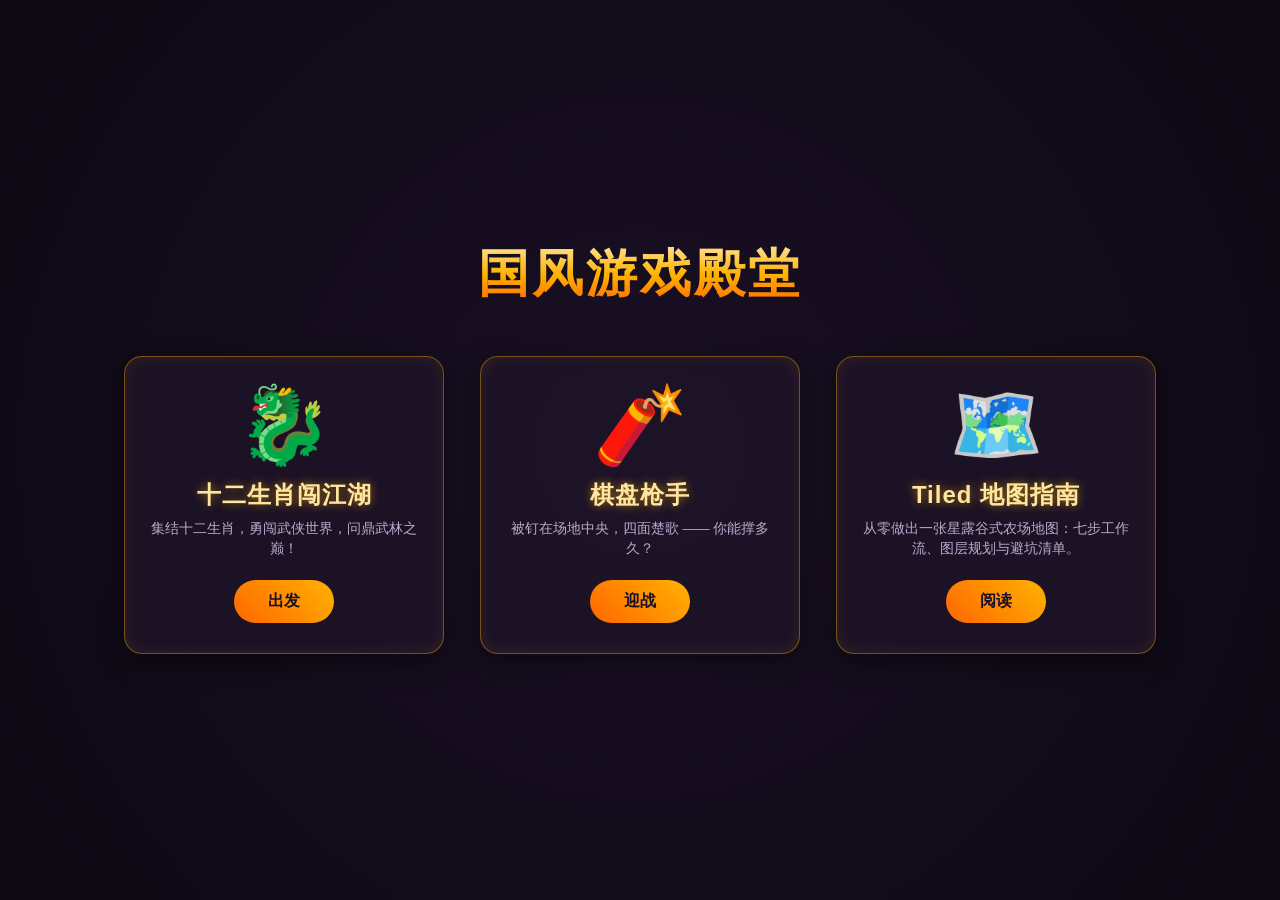
<file: index.html>
<!DOCTYPE html>
<html lang="zh-CN">
<head>
<meta charset="UTF-8">
<!-- viewport-fit=cover：让背景铺到刘海屏的圆角里，内容位置由 env(safe-area-inset-*) 兜住 -->
<meta name="viewport" content="width=device-width, initial-scale=1.0, maximum-scale=1.0, user-scalable=no, viewport-fit=cover">
<meta name="theme-color" content="#0d0812">
<meta name="apple-mobile-web-app-capable" content="yes">
<meta name="mobile-web-app-capable" content="yes">
<meta name="apple-mobile-web-app-status-bar-style" content="black-translucent">
<meta name="format-detection" content="telephone=no">
<meta name="description" content="国风游戏殿堂 · 十二生肖闯江湖 / 年兽大作战">
<title>国风游戏殿堂</title>
<style>
/* ★ 先把 html 背景刷成深色。
   手机上"打开页面先闪一下白"通常就是因为背景色要等 body 的样式表生效才应用，
   在 html 上写死背景色，首帧就是深色，不会白闪。 */
html { background: #0d0812; }

* { margin: 0; padding: 0; box-sizing: border-box; }

body {
    /* 100vh 在手机上会被地址栏伸缩算错；100dvh 才是"当前真正可见的高度"。
       老浏览器不认 dvh，所以先写 vh 兜底再写 dvh 覆盖。 */
    min-height: 100vh;
    min-height: 100dvh;
    background: radial-gradient(circle at center, #1a1025 0%, #0d0812 100%);
    font-family: 'PingFang SC', -apple-system, BlinkMacSystemFont, 'Microsoft YaHei', sans-serif;
    color: white;
    display: flex;
    flex-direction: column;
    align-items: center;
    justify-content: center;
    /* 安全区：刘海屏顶部、底部小白条、横屏时的左右圆角都不再压住内容 */
    padding: calc(env(safe-area-inset-top, 0px) + 18px)
             calc(env(safe-area-inset-right, 0px) + 14px)
             calc(env(safe-area-inset-bottom, 0px) + 22px)
             calc(env(safe-area-inset-left, 0px) + 14px);
    -webkit-tap-highlight-color: transparent;
    -webkit-text-size-adjust: 100%;
    overscroll-behavior: none;
}

.title {
    font-size: 1.9rem;
    margin-bottom: 22px;
    text-align: center;
    background: linear-gradient(to bottom, #ffe6a0, #ffb300, #ff6600);
    -webkit-background-clip: text;
    background-clip: text;
    -webkit-text-fill-color: transparent;
    letter-spacing: 3px;
    line-height: 1.25;
}

.game-container {
    display: flex;
    flex-direction: column;
    gap: 14px;
    width: 100%;
    max-width: 420px;
}

.game-card {
    width: 100%;
    padding: 16px 18px;
    background: rgba(30, 20, 40, 0.8);
    border-radius: 18px;
    border: 1px solid rgba(255, 179, 0, 0.4);
    text-decoration: none;
    color: white;
    /* ★ 手机端改成"横条"而不是"竖块"：
       原来一屏放不下两张卡，玩家要滚动才知道有第二个游戏。
       横条后两张卡 + 标题一屏刚好放得下。 */
    display: flex;
    flex-direction: row;
    align-items: center;
    gap: 14px;
    box-shadow: 0 8px 25px rgba(0, 0, 0, 0.5), inset 0 0 15px rgba(255, 179, 0, 0.1);
    transition: transform 0.18s, border-color 0.18s, box-shadow 0.18s;
    /* 点击热区整块可点，且不会被系统当成文字选择 / 长按菜单 */
    -webkit-user-select: none;
    user-select: none;
    -webkit-touch-callout: none;
}

/* 用点击反馈代替悬浮动画（手机没有鼠标悬浮） */
.game-card:active {
    transform: scale(0.975);
    border-color: #ffd700;
    box-shadow: 0 4px 15px rgba(255, 179, 0, 0.3), inset 0 0 20px rgba(255, 179, 0, 0.2);
}

.game-icon { font-size: 38px; line-height: 1; flex-shrink: 0; }

.game-text { flex: 1; min-width: 0; }

.game-name {
    font-size: 1.15rem;
    font-weight: bold;
    color: #ffe6a0;
    text-shadow: 0 0 10px rgba(255, 179, 0, 0.6);
    margin-bottom: 4px;
    letter-spacing: 1px;
}

.game-desc {
    font-size: 0.76rem;
    color: #bbaacc;
    line-height: 1.45;
}

.play-btn {
    flex-shrink: 0;
    padding: 9px 16px;
    border-radius: 50px;
    background: linear-gradient(45deg, #ff6600, #ffb300);
    color: #1a1025;
    font-weight: bold;
    font-size: 0.82rem;
    white-space: nowrap;
}

/* ===== 进入游戏的过渡页 =====
   手机上点卡片后，浏览器要等新页面首字节回来才切画面，中间那 1~3 秒
   是一片纯黑 —— 玩家会以为"点了没反应"。现在点击瞬间先盖上这一层，
   把"正在加载"变成看得见的状态。 */
.enter-splash {
    position: fixed;
    inset: 0;
    z-index: 99;
    display: flex;
    flex-direction: column;
    align-items: center;
    justify-content: center;
    gap: 18px;
    background: #0d0812;
    opacity: 0;
    pointer-events: none;
    transition: opacity 0.18s ease;
    padding: 24px;
    text-align: center;
}
.enter-splash.show { opacity: 1; pointer-events: auto; }
.enter-splash .spinner {
    width: 40px;
    height: 40px;
    border-radius: 50%;
    border: 3px solid rgba(255, 179, 0, 0.22);
    border-top-color: #ffb300;
    animation: spin 0.9s linear infinite;
}
@keyframes spin { to { transform: rotate(360deg); } }
.enter-splash .enter-text { font-size: 0.95rem; color: #ffe6a0; letter-spacing: 1px; }
.enter-splash .enter-tip { font-size: 0.75rem; color: #7a6b8a; line-height: 1.6; }
@media (prefers-reduced-motion: reduce) {
    .enter-splash .spinner { animation: none; }
}

/* ===== 平板 / 电脑 ===== */
@media (min-width: 768px) {
    .title { font-size: 3.2rem; margin-bottom: 50px; }
    /* ★ 三张卡横排至少需要 3×320 + 2×36 = 1032px。
       容器上限只给 820px 的话，flex 会把卡片压瘦：768px 下实测只剩 222.7px，
       「十二生肖闯江湖」被折成「十二生肖闯江 / 湖」，末尾孤零零一个字。
       所以上限提到 1080px，再加 flex-wrap 兜底 —— 宽度不够时是**换行**
       而不是把卡片挤变形（以后加第四个入口也不会重演这个坑）。 */
    .game-container {
        flex-direction: row;
        flex-wrap: wrap;
        justify-content: center;
        max-width: 1080px;
        gap: 36px;
        align-items: stretch;
    }
    .game-card {
        flex-direction: column;
        width: 320px;
        padding: 30px 24px;
        gap: 0;
        text-align: center;
    }
    .game-icon { font-size: 76px; margin-bottom: 16px; }
    .game-name { font-size: 1.5rem; margin-bottom: 8px; }
    .game-desc { font-size: 0.85rem; }
    .play-btn { margin-top: 22px; padding: 11px 34px; font-size: 1rem; }
    .game-card:hover {
        transform: translateY(-10px) scale(1.03);
        border-color: #ffd700;
        box-shadow: 0 15px 40px rgba(255, 179, 0, 0.4);
    }
}
</style>
</head>
<body>
    <h1 class="title">国风游戏殿堂</h1>

    <div class="game-container">
        <a href="./zodiac/index.html" class="game-card" data-name="十二生肖闯江湖">
            <div class="game-icon">🐉</div>
            <div class="game-text">
                <div class="game-name">十二生肖闯江湖</div>
                <div class="game-desc">集结十二生肖，勇闯武侠世界，问鼎武林之巅！</div>
            </div>
            <div class="play-btn">出发</div>
        </a>

        <a href="./nian/index.html" class="game-card" data-name="棋盘枪手">
            <div class="game-icon">🧨</div>
            <div class="game-text">
                <div class="game-name">棋盘枪手</div>
                <div class="game-desc">被钉在场地中央，四面楚歌 —— 你能撑多久？</div>
            </div>
            <div class="play-btn">迎战</div>
        </a>

        <a href="./tiled-farm-guide/index.html" class="game-card" data-name="Tiled 地图指南">
            <div class="game-icon">🗺️</div>
            <div class="game-text">
                <div class="game-name">Tiled 地图指南</div>
                <div class="game-desc">从零做出一张星露谷式农场地图：七步工作流、图层规划与避坑清单。</div>
            </div>
            <div class="play-btn">阅读</div>
        </a>
    </div>

    <div class="enter-splash" id="enterSplash" aria-hidden="true">
        <div class="spinner"></div>
        <div class="enter-text" id="enterText">正在进入…</div>
        <div class="enter-tip">首次进入需要下载游戏资源<br>之后会快很多</div>
    </div>

<script>
(function () {
    'use strict';

    /* ===== 1. 预取游戏入口 =====
       卡片被按下时就去取目标页面的 HTML（很小，几 KB），
       等玩家真正松手跳转时，文档往往已经躺在 HTTP 缓存里了。
       只预取 HTML，不碰游戏的大资源 —— 免得和当前页面抢带宽。 */
    var prefetched = {};
    function prefetch(href) {
        if (!href || prefetched[href]) return;
        prefetched[href] = 1;
        try {
            var link = document.createElement('link');
            link.rel = 'prefetch';
            link.href = href;
            document.head.appendChild(link);
        } catch (e) { /* 预取失败完全不影响正常跳转 */ }
    }

    /* ===== 2. 点击 → 立刻盖过渡页 → 再跳转 =====
       不这样做的话，点击到新页面首字节回来之间是一片纯黑，
       玩家会以为"点了没反应"而反复点。 */
    var splash = document.getElementById('enterSplash');
    var enterText = document.getElementById('enterText');

    Array.prototype.forEach.call(document.querySelectorAll('.game-card'), function (card) {
        var href = card.getAttribute('href');
        var name = card.getAttribute('data-name') || '游戏';

        card.addEventListener('pointerdown', function () { prefetch(href); }, { passive: true });
        card.addEventListener('touchstart', function () { prefetch(href); }, { passive: true });
        card.addEventListener('mouseenter', function () { prefetch(href); });

        card.addEventListener('click', function (e) {
            // 新窗口 / 新标签打开时不接管，交给浏览器默认行为
            if (e.metaKey || e.ctrlKey || e.shiftKey || e.altKey || e.button === 1) return;
            e.preventDefault();
            enterText.textContent = '正在进入「' + name + '」…';
            splash.classList.add('show');
            // 等两帧把过渡页真正画到屏幕上再跳转。
            // 只等一帧的话，部分手机上导航会抢先执行，过渡页根本没机会显示。
            requestAnimationFrame(function () {
                requestAnimationFrame(function () {
                    window.location.href = href;
                });
            });
        });
    });

    // 从游戏页返回（浏览器前进后退恢复）时把过渡页收掉，
    // 否则会出现"回来了但一直卡在正在进入…"。
    window.addEventListener('pageshow', function (e) {
        if (e.persisted) splash.classList.remove('show');
    });

    /* ===== 3. 页面空闲后，把各个入口都预取一遍 =====
       玩家在首页停留的这几秒，正好用来把游戏页 / 指南页的 HTML 拉到本地。 */
    function warmAll() {
        prefetch('./zodiac/index.html');
        prefetch('./nian/index.html');
        prefetch('./tiled-farm-guide/index.html');
    }
    if (typeof requestIdleCallback === 'function') {
        requestIdleCallback(warmAll, { timeout: 2000 });
    } else {
        setTimeout(warmAll, 800);
    }

    /* ===== 4. 注册合集页的 Service Worker =====
       只缓存"合集页自己的 HTML"，让第二次打开首页是本地直出、几乎瞬开。
       游戏页有各自的 SW，这里一概不插手（非首页请求直接放行）。
       注册失败（隐私模式 / 非 HTTPS / file:// 双击打开）完全不影响任何功能。 */
    if ('serviceWorker' in navigator && location.protocol.indexOf('http') === 0) {
        window.addEventListener('load', function () {
            navigator.serviceWorker.register('sw.js').catch(function () {});
        });
    }
})();
</script>
</body>
</html>
</file>
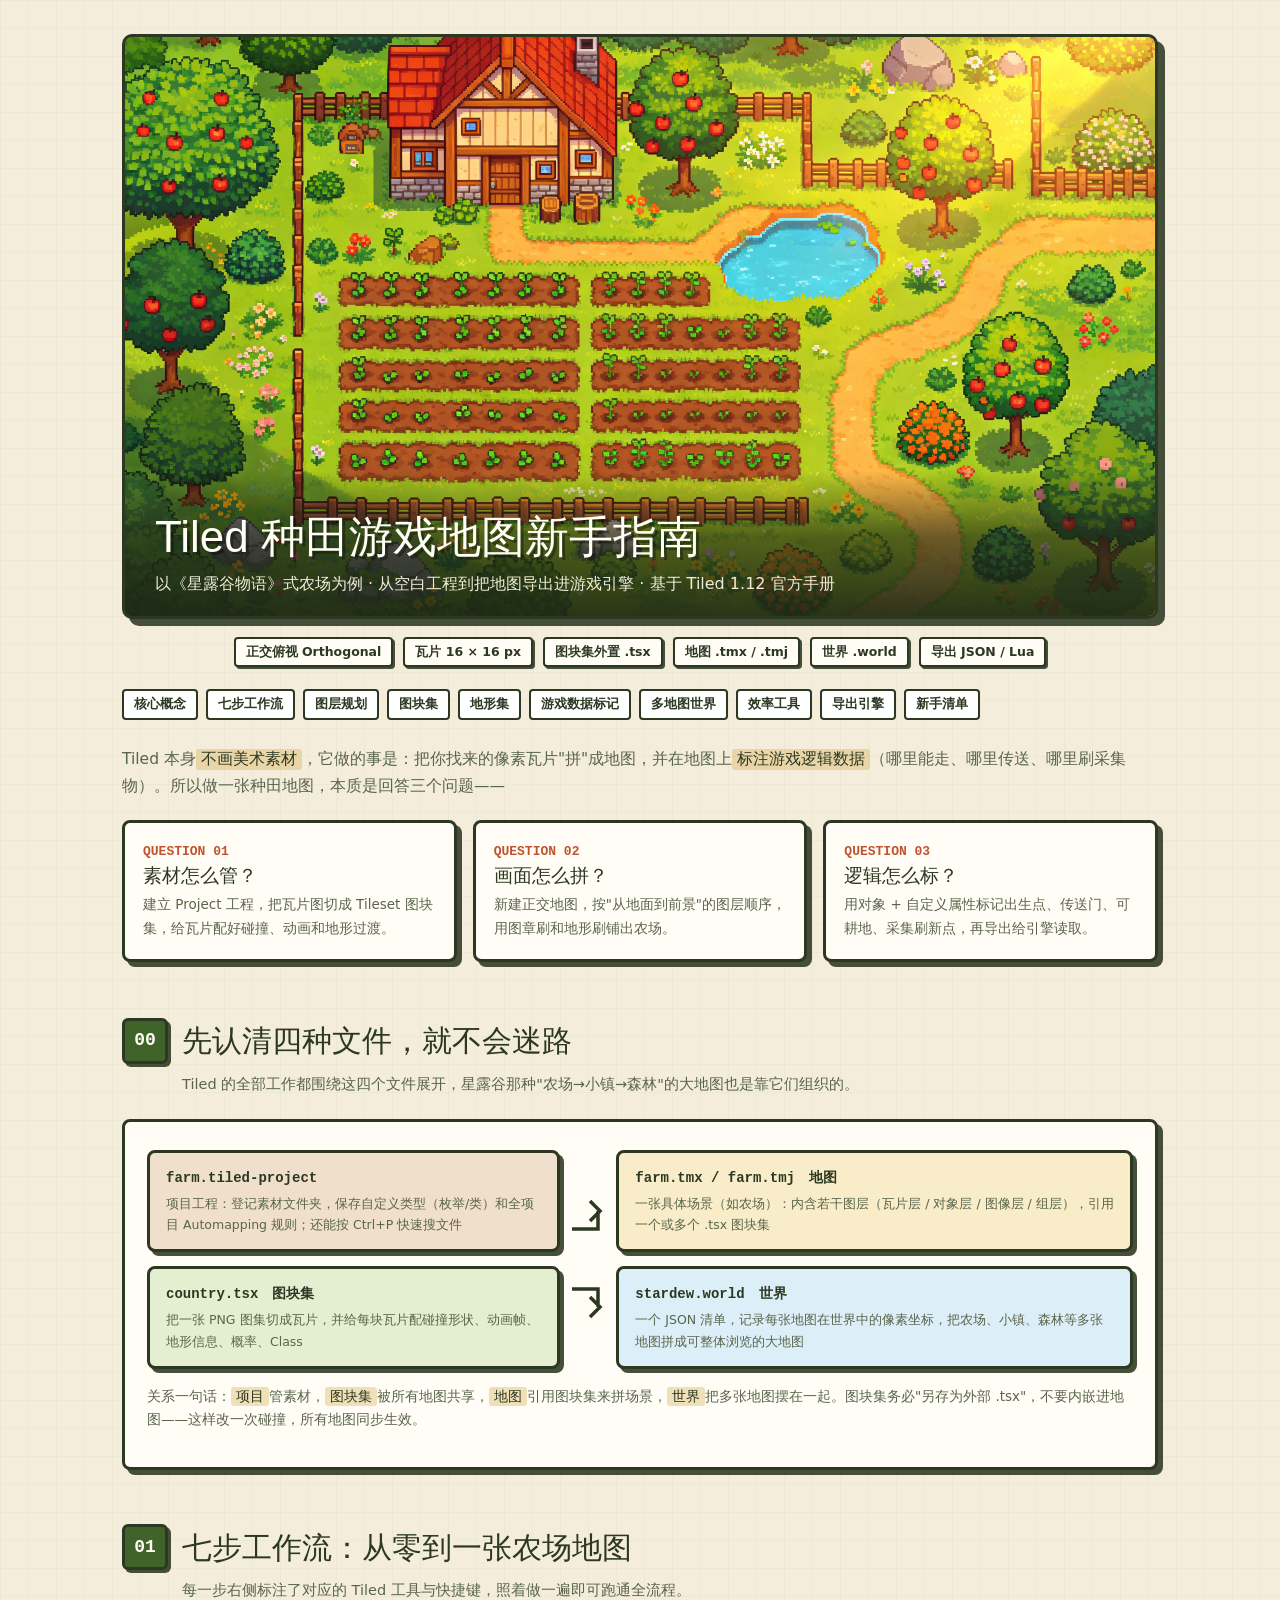
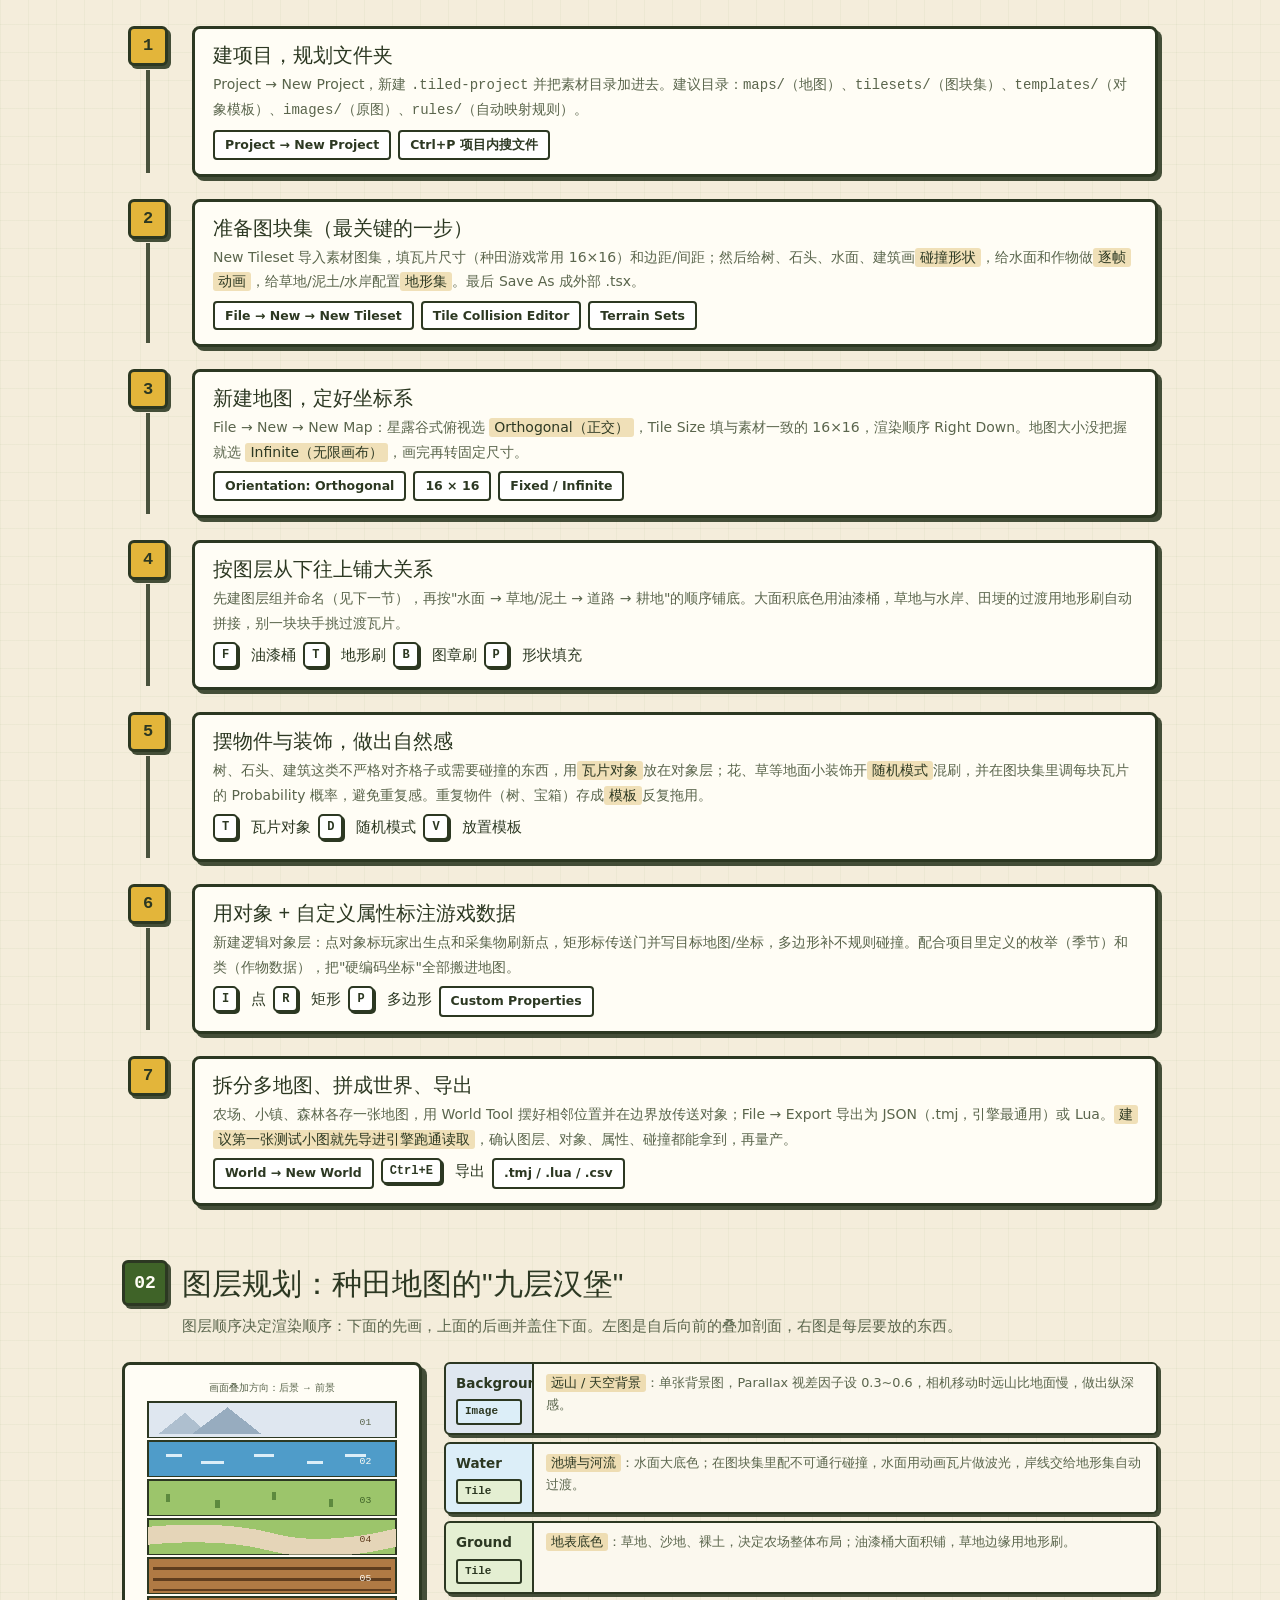
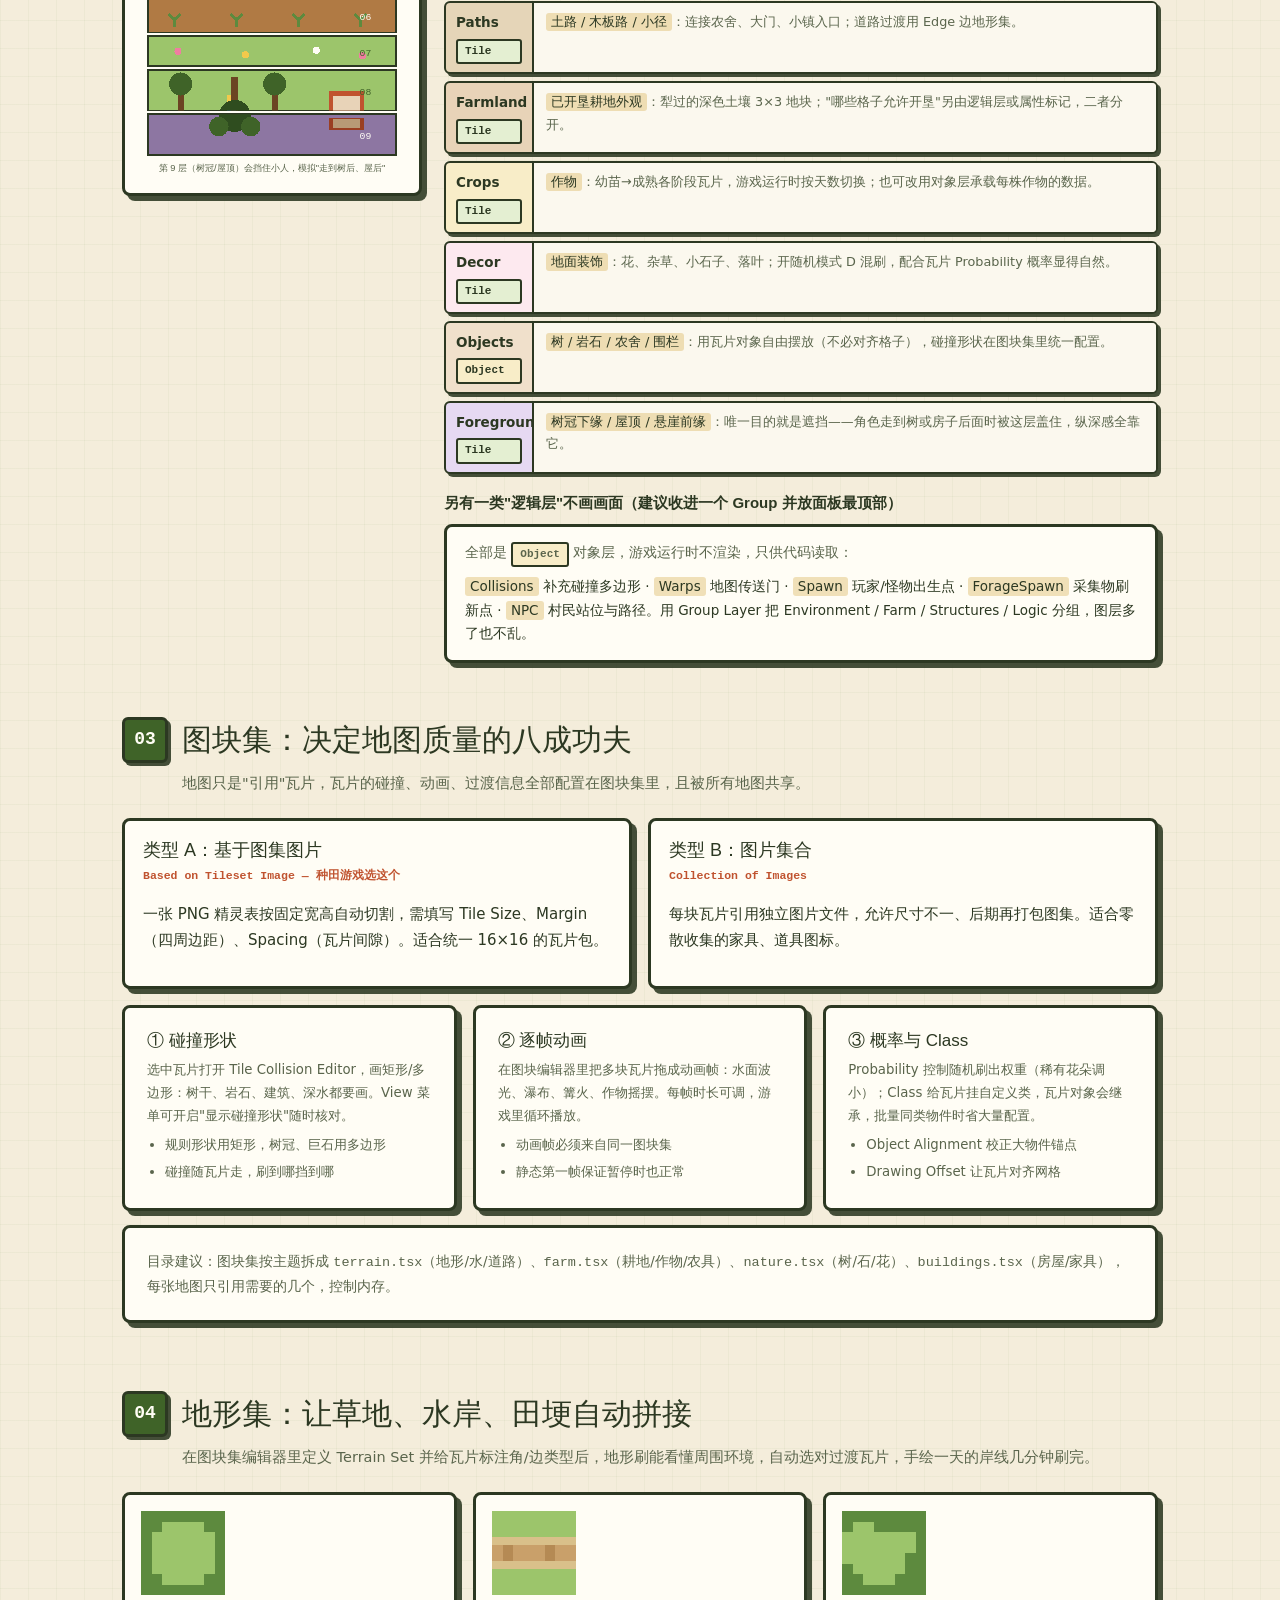
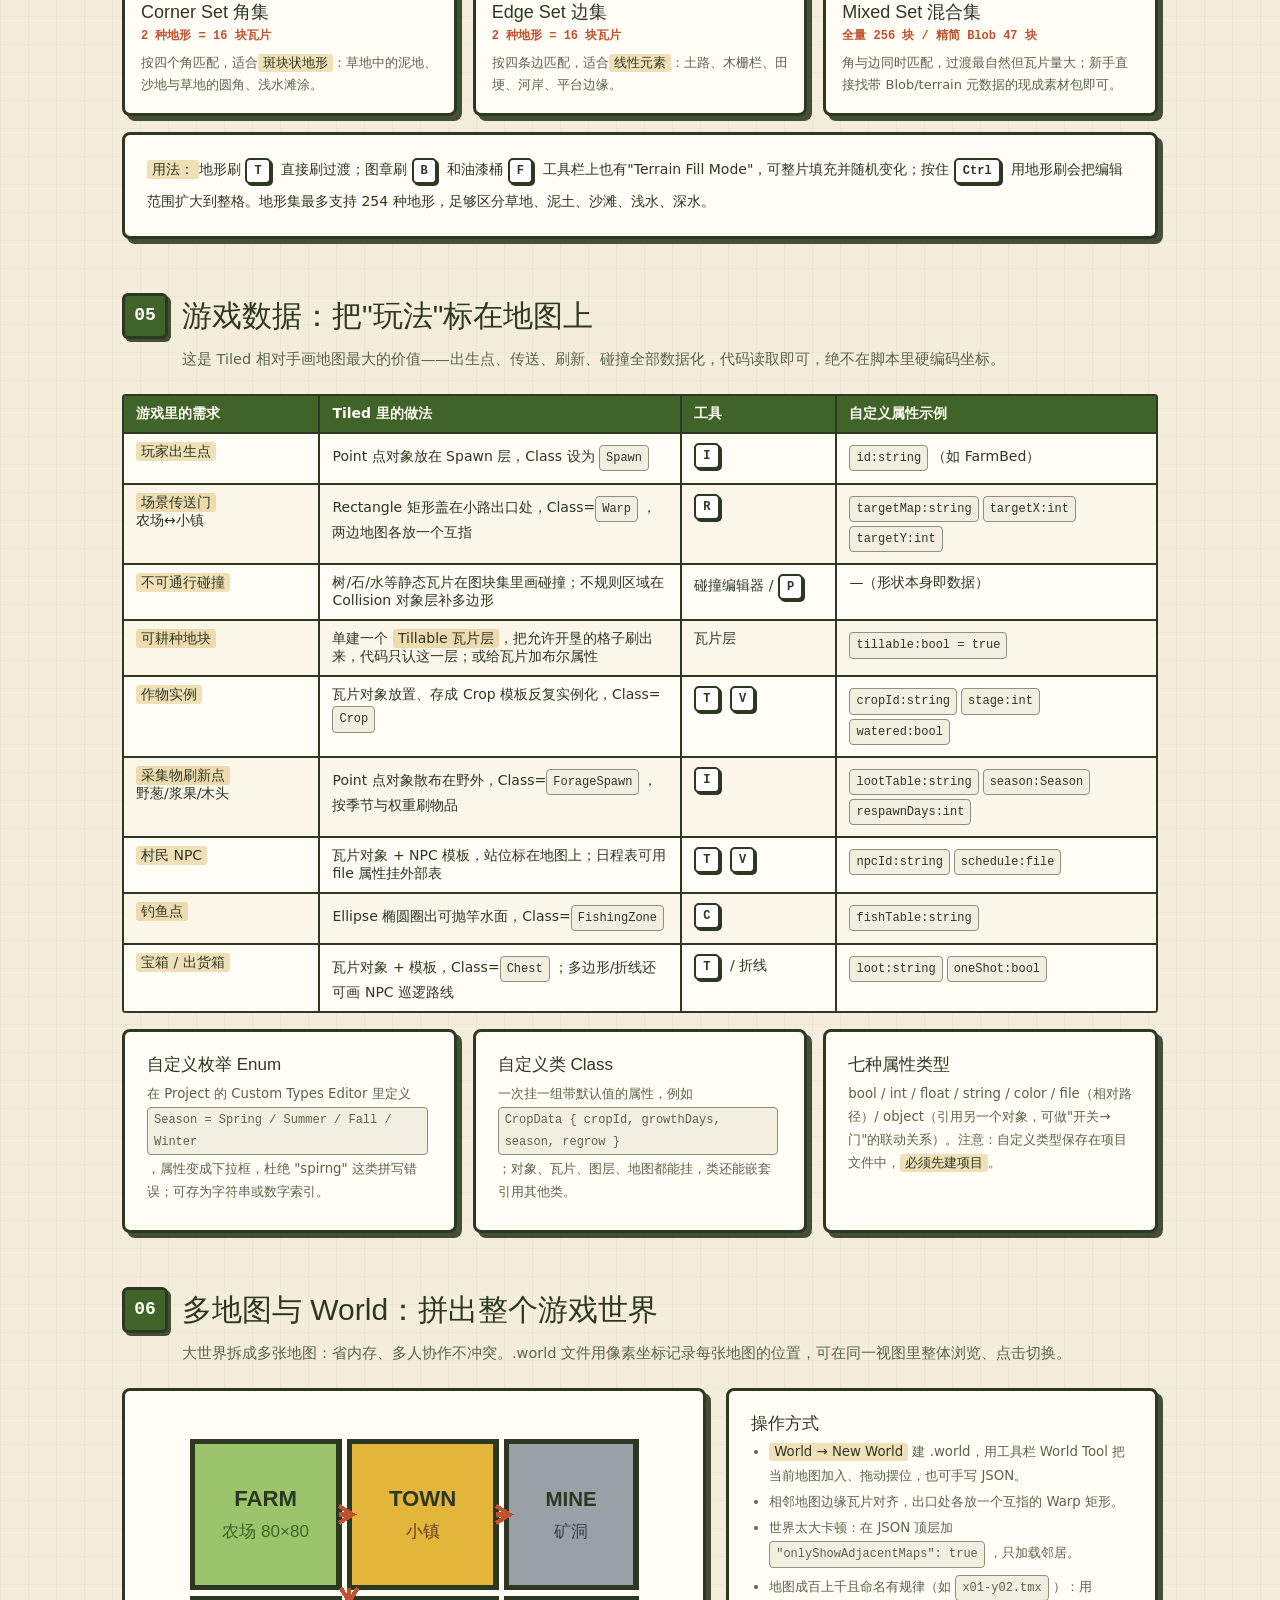
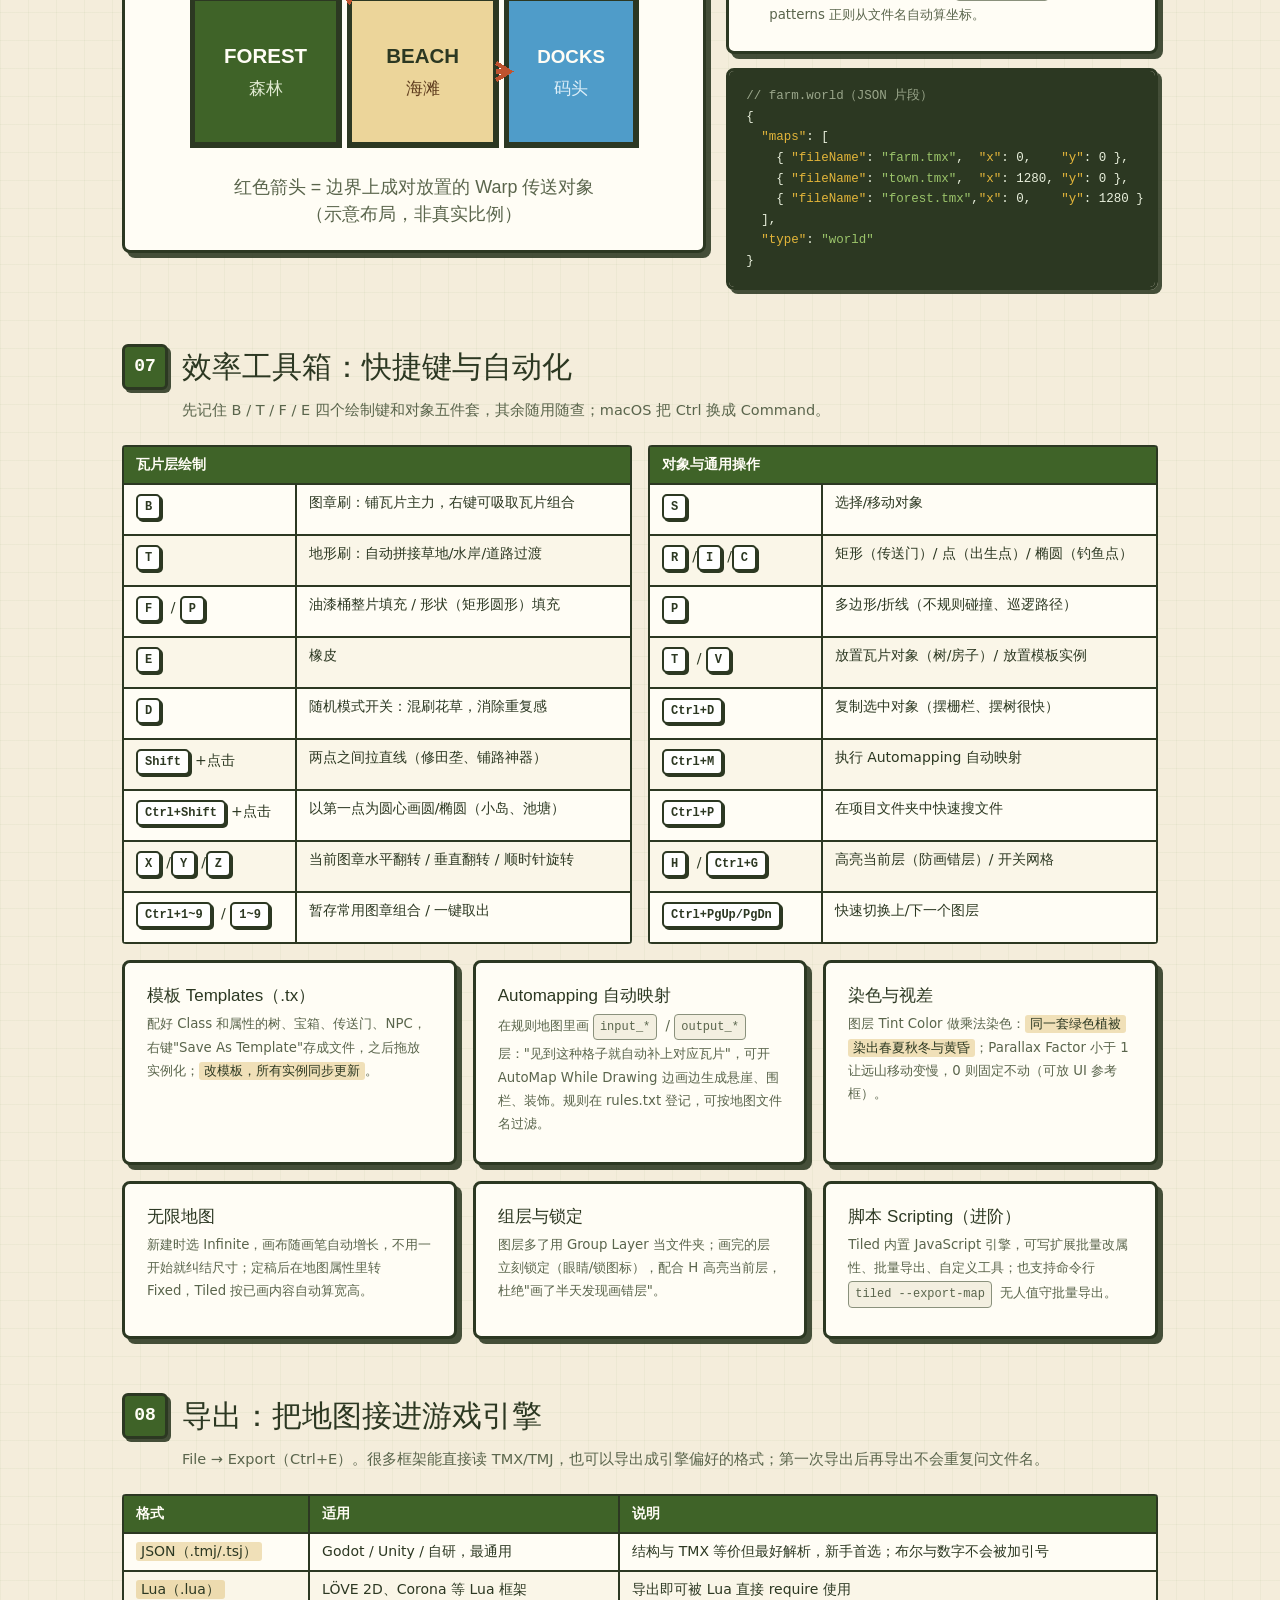
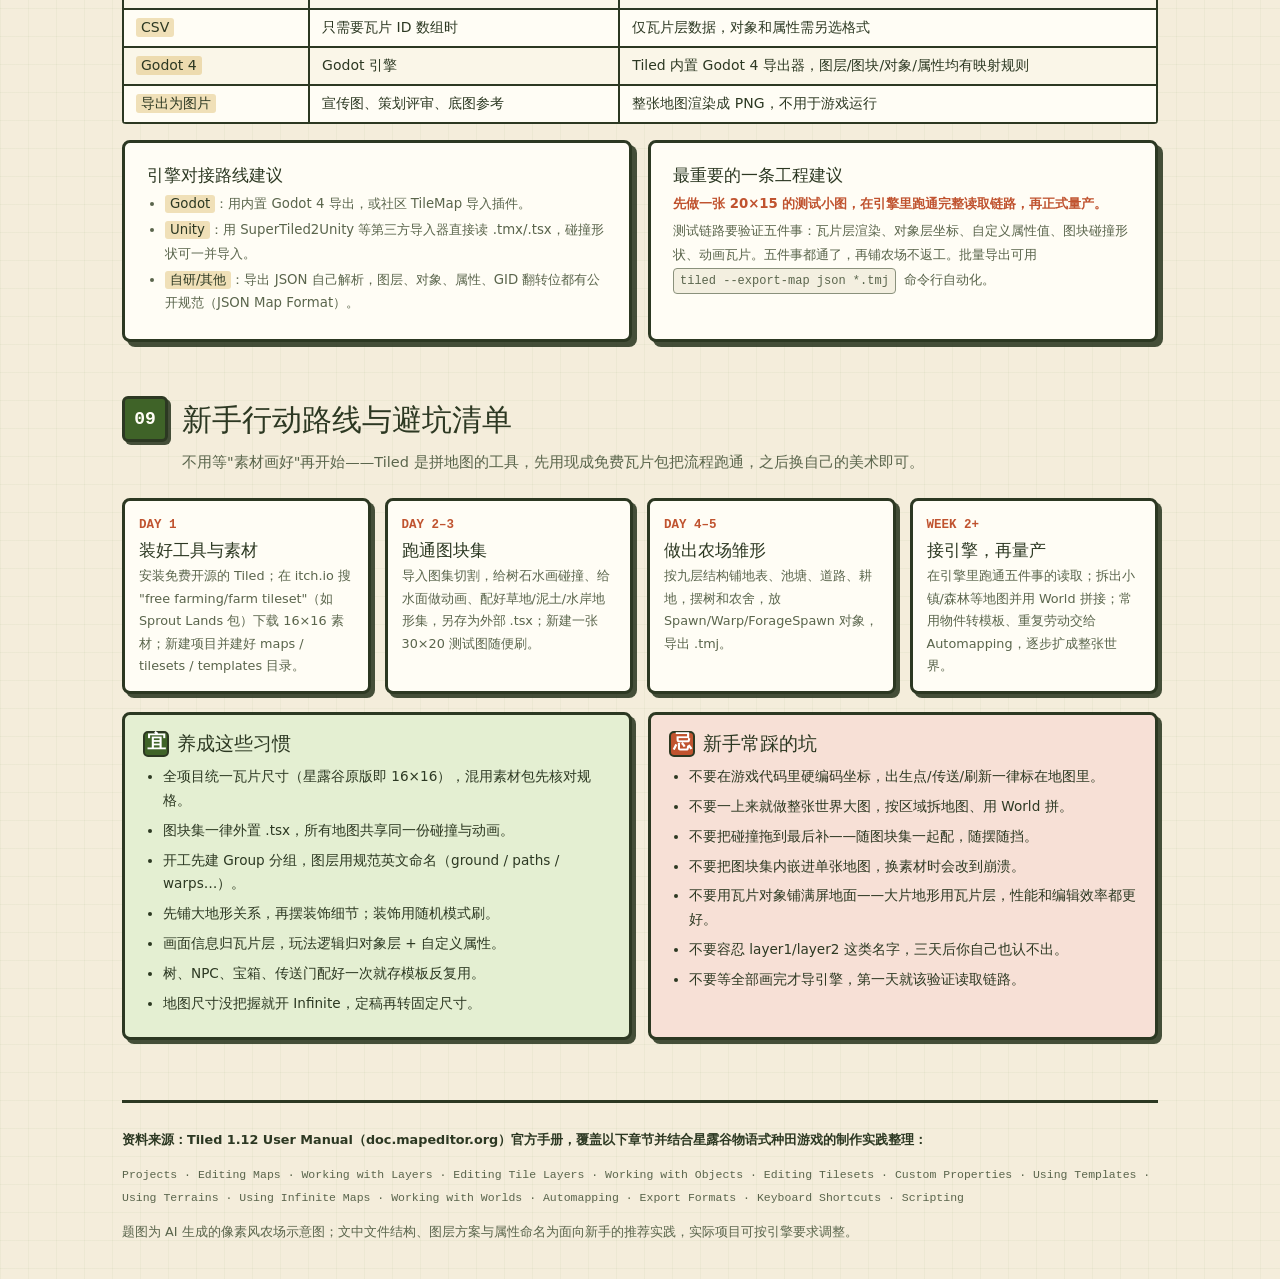
<file: tiled-farm-guide/index.html>
<html style="margin:0;padding:0;">
<title>Tiled 种田游戏地图新手指南 · 星露谷式农场篇</title>
<meta name="viewport" content="width=device-width, initial-scale=1, viewport-fit=cover">
<link rel="icon" href="data:image/svg+xml,%3Csvg xmlns='http://www.w3.org/2000/svg' viewBox='0 0 16 16'%3E%3Crect width='16' height='16' rx='3' fill='%233f6328'/%3E%3Cpath d='M8 13V7' stroke='%23fffdf5' stroke-width='1.6'/%3E%3Cpath d='M8 8C8 5 6 4 4 4c0 2.2 1.6 4 4 4z' fill='%239cc56b'/%3E%3Cpath d='M8 7c0-2.4 2-3.4 4-3.4 0 2.4-1.8 3.4-4 3.4z' fill='%239cc56b'/%3E%3C/svg%3E">
<link rel="stylesheet" href="https://miaoda.feishu.cn/fonts/css2?family=ZCOOL+KuaiLe&family=Noto+Sans+SC:wght@300;400;500;700;900&family=JetBrains+Mono:wght@400;700&display=swap">
<style>
:root{
  --paper:#f4eddb; --paper2:#ece2c8; --card:#fffdf5;
  --ink:#2c3822; --ink-soft:#5a654c; --ink-faint:#8a917c;
  --green:#5d8a3e; --green-d:#3f6328; --green-l:#9cc56b; --green-pale:#e4efd2;
  --gold:#e3b53a; --gold-pale:#f8edc8;
  --brown:#8b5a2b; --brown-d:#5f3d1e; --brown-pale:#f0e0cb;
  --water:#4f9cc9; --water-pale:#dceef8;
  --red:#c0532f; --red-pale:#f7e0d6;
  --shadow:rgba(44,56,34,.88);
}
*{box-sizing:border-box;}
html{scroll-behavior:smooth;}
body{
  margin:0; background:var(--paper); color:var(--ink);
  font-family:'Noto Sans SC','Microsoft YaHei','PingFang SC','Hiragino Sans GB','Noto Sans CJK SC',system-ui,sans-serif; font-size:15px; line-height:1.75;
  background-image:linear-gradient(rgba(93,138,62,.05) 1px,transparent 1px),linear-gradient(90deg,rgba(93,138,62,.05) 1px,transparent 1px);
  background-size:28px 28px;
}
.wrap{max-width:1080px;margin:0 auto;padding:0 22px;}
h1,h2,h3{font-family:'ZCOOL KuaiLe','Noto Sans SC','Microsoft YaHei','PingFang SC',sans-serif;font-weight:400;line-height:1.25;}
code,.mono{font-family:'JetBrains Mono',Consolas,monospace;}
/* 行内强调用荧光笔高亮而非加粗：规避 Chromium 下中文行内粗体宽度切换导致的标点叠字 */
b,strong{font-weight:400;color:var(--ink);background:rgba(212,168,66,.34);border-radius:3px;padding:1px 5px 2px;box-decoration-break:clone;-webkit-box-decoration-break:clone;}
section{padding:46px 0 8px;}
.sec-head{display:flex;align-items:center;gap:14px;margin-bottom:8px;}
.sec-no{
  flex:none;width:46px;height:46px;background:var(--green-d);color:#fffdf5;border:3px solid var(--ink);
  box-shadow:3px 3px 0 var(--shadow);display:flex;align-items:center;justify-content:center;
  font-family:'JetBrains Mono',monospace;font-weight:700;font-size:18px;border-radius:6px;
}
.sec-head h2{font-size:30px;margin:0;}
.sec-sub{color:var(--ink-soft);margin:6px 0 22px 60px;font-size:14.5px;}
.card{background:var(--card);border:3px solid var(--ink);border-radius:8px;box-shadow:5px 5px 0 var(--shadow);padding:22px;}
.chip{display:inline-block;border:2px solid var(--ink);border-radius:4px;padding:2px 10px;font-size:12.5px;font-weight:700;background:#fff;}
.tag{display:inline-block;font-family:'JetBrains Mono',monospace;font-size:11px;font-weight:700;padding:1px 7px;border-radius:3px;border:2px solid var(--ink);white-space:nowrap;}
.tag.tile{background:var(--green-pale);} .tag.obj{background:var(--gold-pale);} .tag.img{background:var(--water-pale);} .tag.grp{background:var(--brown-pale);}
kbd,.key{
  display:inline-block;font-family:'JetBrains Mono',monospace;font-size:12px;font-weight:700;background:#fff;border:2px solid var(--ink);
  border-radius:5px;padding:2px 7px;margin:0 6px 5px 0;line-height:1.5;box-shadow:2px 2px 0 var(--ink);white-space:nowrap;
}
table{border-collapse:collapse;width:100%;background:var(--card);}
.table-wrap{overflow-x:auto;-webkit-overflow-scrolling:touch;border-radius:4px;}
table.fixed{table-layout:fixed;}
th,td{border:2px solid var(--ink);padding:9px 12px;text-align:left;vertical-align:top;font-size:14px;}
th{background:var(--green-d);color:#fffdf5;font-weight:700;}
tr:nth-child(even) td{background:#faf6e8;}
a{color:var(--green-d);}
/* ---------- hero ---------- */
.hero{padding:34px 0 10px;}
.hero-frame{position:relative;border:3px solid var(--ink);border-radius:10px;overflow:hidden;box-shadow:7px 7px 0 var(--shadow);background:var(--green-d);}
.hero-frame img{display:block;width:100%;height:auto;}
.hero-cap{
  position:absolute;left:0;right:0;bottom:0;padding:38px 30px 18px;
  background:linear-gradient(to top,rgba(30,40,22,.92) 0%,rgba(30,40,22,.65) 55%,transparent 100%);
  color:#fffdf5;
}
.hero-cap h1{font-size:clamp(26px,4.6vw,44px);margin:0;text-shadow:3px 3px 0 rgba(0,0,0,.35);}
.hero-cap p{margin:6px 0 0;font-size:clamp(13px,1.9vw,16px);color:#f0ecd8;}
.hero-meta{display:flex;flex-wrap:wrap;gap:10px;margin-top:18px;justify-content:center;}
.hero-meta .chip{background:var(--card);box-shadow:2px 2px 0 var(--shadow);}
.lead{margin-top:26px;font-size:15.5px;color:var(--ink-soft);}
.lead strong{color:var(--ink);}
.three{display:grid;grid-template-columns:repeat(3,1fr);gap:16px;margin-top:20px;}
.three .card{padding:18px;}
.three h3{margin:0 0 6px;font-size:19px;}
.three p{margin:0;font-size:13.5px;color:var(--ink-soft);}
.three .n{font-family:'JetBrains Mono',monospace;font-weight:700;color:var(--red);font-size:13px;}
/* ---------- concept map ---------- */
.concept{display:grid;grid-template-columns:1fr 56px 1.25fr;gap:0;align-items:stretch;margin-top:6px;}
.concept .col-left{display:flex;flex-direction:column;gap:14px;justify-content:center;}
.concept .arrow{display:flex;align-items:center;justify-content:center;}
.concept .col-right{display:flex;flex-direction:column;gap:14px;justify-content:center;}
.filebox{border:3px solid var(--ink);border-radius:8px;padding:13px 16px;background:var(--card);box-shadow:4px 4px 0 var(--shadow);}
.filebox .fn{font-family:'JetBrains Mono',monospace;font-weight:700;font-size:14px;}
.filebox .ft{font-size:12.5px;color:var(--ink-soft);margin-top:2px;}
.filebox.project{background:var(--brown-pale);}
.filebox.tileset{background:var(--green-pale);}
.filebox.map{background:var(--gold-pale);}
.filebox.world{background:var(--water-pale);}
.concept-note{margin-top:16px;font-size:13.5px;color:var(--ink-soft);}
/* ---------- workflow ---------- */
.steps{display:flex;flex-direction:column;gap:0;margin-top:4px;}
.step{display:grid;grid-template-columns:52px 1fr;gap:18px;position:relative;padding-bottom:22px;}
.step:last-child{padding-bottom:0;}
.step .rail{display:flex;flex-direction:column;align-items:center;}
.step .dot{
  width:40px;height:40px;flex:none;border:3px solid var(--ink);border-radius:6px;background:var(--gold);
  box-shadow:3px 3px 0 var(--shadow);display:flex;align-items:center;justify-content:center;
  font-family:'JetBrains Mono',monospace;font-weight:700;font-size:17px;z-index:2;
}
.step .line{flex:1;width:4px;background:var(--ink);margin:4px 0;opacity:.85;}
.step:last-child .line{display:none;}
.step .body{background:var(--card);border:3px solid var(--ink);border-radius:8px;box-shadow:4px 4px 0 var(--shadow);padding:14px 18px;}
.step .body h3{margin:0 0 3px;font-size:20px;}
.step .body p{margin:4px 0;font-size:14px;color:var(--ink-soft);}
.step .tools{margin-top:7px;display:flex;flex-wrap:wrap;gap:7px;}
/* ---------- layer stack ---------- */
.stack{display:grid;grid-template-columns:300px 1fr;gap:22px;align-items:start;}
.stack-side{position:sticky;top:14px;}
.layers{display:flex;flex-direction:column;gap:7px;}
.layer{
  display:grid;grid-template-columns:86px 1fr;gap:0;border:2.5px solid var(--ink);border-radius:6px;overflow:hidden;background:var(--card);
  box-shadow:3px 3px 0 var(--shadow);
}
.layer .lname{padding:8px 10px;font-weight:700;font-size:13.5px;display:flex;flex-direction:column;gap:4px;justify-content:center;}
.layer .ldesc{padding:8px 12px;font-size:12.8px;color:var(--ink-soft);background:#fbf8ee;border-left:2.5px solid var(--ink);}
.layer .ldesc b{color:var(--ink);}
.layer.l-fore{background:#e6d9f2;} .layer.l-obj{background:var(--brown-pale);}
.layer.l-decor{background:#fde9ef;} .layer.l-crop{background:var(--gold-pale);}
.layer.l-farm{background:#e8d3b8;} .layer.l-path{background:#e5d5b8;}
.layer.l-ground{background:var(--green-pale);} .layer.l-water{background:var(--water-pale);}
.layer.l-bg{background:#dfe7f0;}
.logic-layers{margin-top:16px;}
.logic-layers h4{margin:0 0 8px;font-size:15px;font-family:'ZCOOL KuaiLe',sans-serif;}
/* ---------- generic grids ---------- */
.grid2{display:grid;grid-template-columns:1fr 1fr;gap:16px;}
.grid3{display:grid;grid-template-columns:repeat(3,1fr);gap:16px;}
.mini h3{font-size:17px;margin:0 0 6px;}
.mini p{font-size:13.3px;color:var(--ink-soft);margin:4px 0;}
.mini ul{margin:6px 0 0;padding-left:18px;font-size:13.3px;color:var(--ink-soft);}
.mini li{margin:3px 0;}
.vs{display:grid;grid-template-columns:1fr 1fr;gap:16px;}
.vs .card{padding:18px;}
.vs h3{margin:0 0 4px;font-size:18px;}
.vs .alt{font-family:'JetBrains Mono',monospace;font-size:11.5px;color:var(--red);font-weight:700;}
/* terrain sets */
.tset{display:grid;grid-template-columns:repeat(3,1fr);gap:16px;}
.tset .card{padding:16px;}
.tset h3{margin:6px 0 2px;font-size:18px;}
.tset .count{font-family:'JetBrains Mono',monospace;font-size:12px;color:var(--red);font-weight:700;}
.tset p{font-size:13px;color:var(--ink-soft);margin:5px 0 0;}
/* data table */
.props{display:inline-block;max-width:100%;font-family:'JetBrains Mono',monospace;font-size:12px;background:#f3efe0;border:1.5px solid var(--ink-faint);border-radius:4px;padding:1px 6px;margin:2px 4px 2px 0;line-height:1.85;white-space:normal;overflow-wrap:anywhere;word-break:break-word;}
/* world */
.world-grid{display:grid;grid-template-columns:1.15fr .85fr;gap:20px;align-items:start;}
pre.code{
  background:#2c3822;color:#e9f0dd;border-radius:8px;border:3px solid var(--ink);padding:15px 17px;overflow-x:auto;
  font-family:'JetBrains Mono',monospace;font-size:12.5px;line-height:1.65;margin:0;box-shadow:4px 4px 0 var(--shadow);
}
pre.code .k{color:var(--gold);} pre.code .s{color:var(--green-l);} pre.code .c{color:#9aa68b;}
/* shortcuts */
.keytab td:first-child{width:34%;}
.keytab .key{margin-right:5px;}
/* do/dont */
.do-dont{display:grid;grid-template-columns:1fr 1fr;gap:16px;}
.dd{border:3px solid var(--ink);border-radius:8px;padding:16px 18px;box-shadow:4px 4px 0 var(--shadow);}
.dd.good{background:var(--green-pale);} .dd.bad{background:var(--red-pale);}
.dd h3{margin:0 0 8px;font-size:19px;display:flex;align-items:center;gap:8px;}
.dd ul{margin:0;padding-left:20px;font-size:13.6px;} .dd li{margin:6px 0;}
.badge{display:inline-flex;align-items:center;justify-content:center;width:26px;height:26px;border:2.5px solid var(--ink);border-radius:5px;font-family:'JetBrains Mono',monospace;font-weight:700;}
.badge.g{background:var(--green-d);color:#fff;} .badge.b{background:var(--red);color:#fff;}
/* roadmap */
.road{display:grid;grid-template-columns:repeat(4,1fr);gap:14px;}
.road .r{background:var(--card);border:3px solid var(--ink);border-radius:8px;box-shadow:4px 4px 0 var(--shadow);padding:14px;}
.road .rn{font-family:'JetBrains Mono',monospace;font-weight:700;color:var(--red);font-size:12.5px;}
.road h3{font-size:16.5px;margin:3px 0 5px;}
.road p{font-size:12.8px;color:var(--ink-soft);margin:0;}
footer{margin:52px 0 40px;padding:26px 0 0;border-top:3px solid var(--ink);font-size:12.8px;color:var(--ink-soft);}
footer .refs{font-family:'JetBrains Mono',monospace;font-size:11.5px;line-height:2;word-break:break-all;}
.toc{display:flex;flex-wrap:wrap;gap:8px;margin:22px 0 0;}
.toc a{text-decoration:none;color:var(--ink);font-size:12.8px;font-weight:700;}
.toc .chip:hover{background:var(--green-pale);}
.three>*,.grid2>*,.grid3>*,.vs>*,.tset>*,.road>*,.do-dont>*,.stack>*,.world-grid>*,.concept>*{min-width:0;}
svg{max-width:100%;height:auto;}
pre.code{max-width:100%;}
@media(max-width:860px){
  .three,.grid3,.tset,.road{grid-template-columns:1fr 1fr;}
  .stack,.world-grid{grid-template-columns:1fr;} .stack-side{position:static;}
  .concept{grid-template-columns:1fr;} .concept .arrow{transform:rotate(90deg);height:34px;}
  .vs,.grid2,.do-dont{grid-template-columns:1fr;}
}
.mbr{display:none;}
@media(max-width:640px){
  body{font-size:15px;}
  .mbr{display:inline;}
  .mini p,.mini li{font-size:14px;}
  .ft,.concept-note{font-size:13.5px;}
  .toc .chip{padding:9px 13px;font-size:13px;}
  .hero-meta .chip{font-size:13px;padding:4px 11px;}
  .hero-cap p{font-size:13.5px;}
  .filebox .ft{font-size:13.5px;}
  table.data-table{min-width:600px;} table.export-table{min-width:520px;} table.keytab{min-width:360px;}
  .table-wrap{background:linear-gradient(to right,transparent 86%,rgba(44,56,34,.16));background-repeat:no-repeat;background-position:bottom;}
  p .props{display:block;margin:6px 0;}
  .card p,.mini p,.mini li{overflow-wrap:anywhere;}
  .three p{font-size:14px;} .ft{font-size:13.5px;}
  .layer .ldesc{font-size:13px;} .layer .lname{font-size:14px;}
}
@media(max-width:560px){
  .three,.grid3,.tset,.road{grid-template-columns:1fr;}
  .sec-sub{margin-left:0;} .step{grid-template-columns:40px 1fr;gap:12px;}
  .layer{grid-template-columns:92px 1fr;}
  .layer .lname{font-size:12px;word-break:break-word;}
  .hero-cap{padding:26px 16px 12px;}
}
</style>

<div class="wrap">

<!-- ============ HERO ============ -->
<header class="hero">
  <div class="hero-frame">
    <img src="assets/hero-farm.png" alt="像素风农场俯瞰：红顶农舍、整齐耕地、池塘与果树">
    <div class="hero-cap">
      <h1>Tiled 种田游戏地图<br class="mbr">新手指南</h1>
      <p>以《星露谷物语》式农场为例 · 从空白工程到把地图导出进游戏引擎 · 基于 Tiled 1.12 官方手册</p>
    </div>
  </div>
  <div class="hero-meta">
    <span class="chip">正交俯视 Orthogonal</span>
    <span class="chip">瓦片 16 × 16 px</span>
    <span class="chip">图块集外置 .tsx</span>
    <span class="chip">地图 .tmx / .tmj</span>
    <span class="chip">世界 .world</span>
    <span class="chip">导出 JSON / Lua</span>
  </div>
  <div class="toc">
    <a class="chip" href="#s0">核心概念</a>
    <a class="chip" href="#s1">七步工作流</a>
    <a class="chip" href="#s2">图层规划</a>
    <a class="chip" href="#s3">图块集</a>
    <a class="chip" href="#s4">地形集</a>
    <a class="chip" href="#s5">游戏数据标记</a>
    <a class="chip" href="#s6">多地图世界</a>
    <a class="chip" href="#s7">效率工具</a>
    <a class="chip" href="#s8">导出引擎</a>
    <a class="chip" href="#s9">新手清单</a>
  </div>
  <p class="lead">Tiled 本身<strong>不画美术素材</strong>，它做的事是：把你找来的像素瓦片"拼"成地图，并在地图上<strong>标注游戏逻辑数据</strong>（哪里能走、哪里传送、哪里刷采集物）。所以做一张种田地图，本质是回答三个问题——</p>
  <div class="three">
    <div class="card"><div class="n">QUESTION 01</div><h3>素材怎么管？</h3><p>建立 Project 工程，把瓦片图切成 Tileset 图块集，给瓦片配好碰撞、动画和地形过渡。</p></div>
    <div class="card"><div class="n">QUESTION 02</div><h3>画面怎么拼？</h3><p>新建正交地图，按"从地面到前景"的图层顺序，用图章刷和地形刷铺出农场。</p></div>
    <div class="card"><div class="n">QUESTION 03</div><h3>逻辑怎么标？</h3><p>用对象 + 自定义属性标记出生点、传送门、可耕地、采集刷新点，再导出给引擎读取。</p></div>
  </div>
</header>

<!-- ============ 0. 核心概念 ============ -->
<section id="s0">
  <div class="sec-head"><div class="sec-no">00</div><h2>先认清四种文件，就不会迷路</h2></div>
  <p class="sec-sub">Tiled 的全部工作都围绕这四个文件展开，星露谷那种"农场→小镇→森林"的大地图也是靠它们组织的。</p>
  <div class="card">
    <div class="concept">
      <div class="col-left">
        <div class="filebox project">
          <div class="fn">farm.tiled-project</div>
          <div class="ft">项目工程：登记素材文件夹，保存自定义类型（枚举/类）和全项目 Automapping 规则；还能按 Ctrl+P 快速搜文件</div>
        </div>
        <div class="filebox tileset">
          <div class="fn">country.tsx　图块集</div>
          <div class="ft">把一张 PNG 图集切成瓦片，并给每块瓦片配碰撞形状、动画帧、地形信息、概率、Class</div>
        </div>
      </div>
      <div class="arrow" aria-hidden="true">
        <svg width="40" height="120" viewBox="0 0 40 120"><path d="M4 30 H30 V12 M22 2 L32 12 L22 22" fill="none" stroke="#2c3822" stroke-width="3.5"/><path d="M4 90 H30 V108 M22 98 L32 108 L22 118" fill="none" stroke="#2c3822" stroke-width="3.5"/></svg>
      </div>
      <div class="col-right">
        <div class="filebox map">
          <div class="fn">farm.tmx / farm.tmj　地图</div>
          <div class="ft">一张具体场景（如农场）：内含若干图层（瓦片层 / 对象层 / 图像层 / 组层），引用一个或多个 .tsx 图块集</div>
        </div>
        <div class="filebox world">
          <div class="fn">stardew.world　世界</div>
          <div class="ft">一个 JSON 清单，记录每张地图在世界中的像素坐标，把农场、小镇、森林等多张地图拼成可整体浏览的大地图</div>
        </div>
      </div>
    </div>
    <p class="concept-note">关系一句话：<b>项目</b>管素材，<b>图块集</b>被所有地图共享，<b>地图</b>引用图块集来拼场景，<b>世界</b>把多张地图摆在一起。图块集务必"另存为外部 .tsx"，不要内嵌进地图——这样改一次碰撞，所有地图同步生效。</p>
  </div>
</section>

<!-- ============ 1. 七步工作流 ============ -->
<section id="s1">
  <div class="sec-head"><div class="sec-no">01</div><h2>七步工作流：从零到一张农场地图</h2></div>
  <p class="sec-sub">每一步右侧标注了对应的 Tiled 工具与快捷键，照着做一遍即可跑通全流程。</p>
  <div class="steps">
    <div class="step">
      <div class="rail"><div class="dot">1</div><div class="line"></div></div>
      <div class="body">
        <h3>建项目，规划文件夹</h3>
        <p>Project → New Project，新建 <code>.tiled-project</code> 并把素材目录加进去。建议目录：<code>maps/</code>（地图）、<code>tilesets/</code>（图块集）、<code>templates/</code>（对象模板）、<code>images/</code>（原图）、<code>rules/</code>（自动映射规则）。</p>
        <div class="tools"><span class="chip">Project → New Project</span><span class="chip">Ctrl+P 项目内搜文件</span></div>
      </div>
    </div>
    <div class="step">
      <div class="rail"><div class="dot">2</div><div class="line"></div></div>
      <div class="body">
        <h3>准备图块集（最关键的一步）</h3>
        <p>New Tileset 导入素材图集，填瓦片尺寸（种田游戏常用 16×16）和边距/间距；然后给树、石头、水面、建筑画<b>碰撞形状</b>，给水面和作物做<b>逐帧动画</b>，给草地/泥土/水岸配置<b>地形集</b>。最后 Save As 成外部 .tsx。</p>
        <div class="tools"><span class="chip">File → New → New Tileset</span><span class="chip">Tile Collision Editor</span><span class="chip">Terrain Sets</span></div>
      </div>
    </div>
    <div class="step">
      <div class="rail"><div class="dot">3</div><div class="line"></div></div>
      <div class="body">
        <h3>新建地图，定好坐标系</h3>
        <p>File → New → New Map：星露谷式俯视选 <b>Orthogonal（正交）</b>，Tile Size 填与素材一致的 16×16，渲染顺序 Right Down。地图大小没把握就选 <b>Infinite（无限画布）</b>，画完再转固定尺寸。</p>
        <div class="tools"><span class="chip">Orientation: Orthogonal</span><span class="chip">16 × 16</span><span class="chip">Fixed / Infinite</span></div>
      </div>
    </div>
    <div class="step">
      <div class="rail"><div class="dot">4</div><div class="line"></div></div>
      <div class="body">
        <h3>按图层从下往上铺大关系</h3>
        <p>先建图层组并命名（见下一节），再按"水面 → 草地/泥土 → 道路 → 耕地"的顺序铺底。大面积底色用油漆桶，草地与水岸、田埂的过渡用地形刷自动拼接，别一块块手挑过渡瓦片。</p>
        <div class="tools"><span class="key">F</span> 油漆桶<span class="key">T</span> 地形刷<span class="key">B</span> 图章刷<span class="key">P</span> 形状填充</div>
      </div>
    </div>
    <div class="step">
      <div class="rail"><div class="dot">5</div><div class="line"></div></div>
      <div class="body">
        <h3>摆物件与装饰，做出自然感</h3>
        <p>树、石头、建筑这类不严格对齐格子或需要碰撞的东西，用<b>瓦片对象</b>放在对象层；花、草等地面小装饰开<b>随机模式</b>混刷，并在图块集里调每块瓦片的 Probability 概率，避免重复感。重复物件（树、宝箱）存成<b>模板</b>反复拖用。</p>
        <div class="tools"><span class="key">T</span> 瓦片对象<span class="key">D</span> 随机模式<span class="key">V</span> 放置模板</div>
      </div>
    </div>
    <div class="step">
      <div class="rail"><div class="dot">6</div><div class="line"></div></div>
      <div class="body">
        <h3>用对象 + 自定义属性标注游戏数据</h3>
        <p>新建逻辑对象层：点对象标玩家出生点和采集物刷新点，矩形标传送门并写目标地图/坐标，多边形补不规则碰撞。配合项目里定义的枚举（季节）和类（作物数据），把"硬编码坐标"全部搬进地图。</p>
        <div class="tools"><span class="key">I</span> 点<span class="key">R</span> 矩形<span class="key">P</span> 多边形<span class="chip">Custom Properties</span></div>
      </div>
    </div>
    <div class="step">
      <div class="rail"><div class="dot">7</div><div class="line"></div></div>
      <div class="body">
        <h3>拆分多地图、拼成世界、导出</h3>
        <p>农场、小镇、森林各存一张地图，用 World Tool 摆好相邻位置并在边界放传送对象；File → Export 导出为 JSON（.tmj，引擎最通用）或 Lua。<b>建议第一张测试小图就先导进引擎跑通读取</b>，确认图层、对象、属性、碰撞都能拿到，再量产。</p>
        <div class="tools"><span class="chip">World → New World</span><span class="key">Ctrl+E</span> 导出<span class="chip">.tmj / .lua / .csv</span></div>
      </div>
    </div>
  </div>
</section>

<!-- ============ 2. 图层规划 ============ -->
<section id="s2">
  <div class="sec-head"><div class="sec-no">02</div><h2>图层规划：种田地图的"九层汉堡"</h2></div>
  <p class="sec-sub">图层顺序决定渲染顺序：下面的先画，上面的后画并盖住下面。左图是自后向前的叠加剖面，右图是每层要放的东西。</p>
  <div class="stack">
    <div class="stack-side">
      <div class="card" style="padding:14px;">
        <svg viewBox="0 0 300 452" width="100%" role="img" aria-label="图层自后向前叠加剖面示意图" shape-rendering="crispEdges">
          <defs>
            <clipPath id="bands">
              <rect x="10" y="26" width="280" height="40"/><rect x="10" y="70" width="280" height="40"/>
              <rect x="10" y="114" width="280" height="40"/><rect x="10" y="158" width="280" height="40"/>
              <rect x="10" y="202" width="280" height="40"/><rect x="10" y="246" width="280" height="40"/>
              <rect x="10" y="290" width="280" height="34"/><rect x="10" y="328" width="280" height="46"/>
              <rect x="10" y="378" width="280" height="46"/>
            </clipPath>
          </defs>
          <text x="150" y="14" text-anchor="middle" font-size="11" fill="#5a654c" font-family="sans-serif">画面叠加方向：后景 → 前景</text>
          <!-- 条带背景与边框 -->
          <rect x="10" y="26" width="280" height="40" fill="#dfe7f0" stroke="#2c3822" stroke-width="2"/>
          <rect x="10" y="70" width="280" height="40" fill="#4f9cc9" stroke="#2c3822" stroke-width="2"/>
          <rect x="10" y="114" width="280" height="40" fill="#9cc56b" stroke="#2c3822" stroke-width="2"/>
          <rect x="10" y="158" width="280" height="40" fill="#9cc56b" stroke="#2c3822" stroke-width="2"/>
          <rect x="10" y="202" width="280" height="40" fill="#b07a44" stroke="#2c3822" stroke-width="2"/>
          <rect x="10" y="246" width="280" height="40" fill="#b07a44" stroke="#2c3822" stroke-width="2"/>
          <rect x="10" y="290" width="280" height="34" fill="#9cc56b" stroke="#2c3822" stroke-width="2"/>
          <rect x="10" y="328" width="280" height="46" fill="#9cc56b" stroke="#2c3822" stroke-width="2"/>
          <rect x="10" y="378" width="280" height="46" fill="#7a5e94" fill-opacity="0.85" stroke="#2c3822" stroke-width="2"/>
          <!-- 条带内装饰（统一裁剪，不溢出边框） -->
          <g clip-path="url(#bands)">
            <path d="M22 62 L52 38 L78 62 Z" fill="#aebfcf"/><path d="M60 62 L100 32 L138 62 Z" fill="#97acbf"/>
            <path d="M30 86 h18 M70 94 h26 M130 86 h22 M190 94 h18 M232 86 h24" stroke="#dceef8" stroke-width="3" fill="none"/>
            <g fill="#5d8a3e"><rect x="30" y="130" width="5" height="9"/><rect x="86" y="136" width="5" height="9"/><rect x="150" y="128" width="5" height="9"/><rect x="214" y="135" width="5" height="9"/></g>
            <path d="M-2 178 Q90 168 150 184 T302 176" stroke="#e5d5b8" stroke-width="20" fill="none"/>
            <g stroke="#5f3d1e" stroke-width="3" fill="none"><path d="M16 214 h268 M16 226 h268 M16 238 h268"/></g>
            <g stroke="#5d8a3e" stroke-width="3" fill="none"><path d="M40 280 v-12 M40 272 l-7 -7 M40 272 l7 -7"/><path d="M110 280 v-12 M110 272 l-7 -7 M110 272 l7 -7"/><path d="M180 280 v-12 M180 272 l-7 -7 M180 272 l7 -7"/><path d="M250 280 v-12 M250 272 l-7 -7 M250 272 l7 -7"/></g>
            <g><circle cx="44" cy="307" r="4" fill="#ef7ea0"/><circle cx="120" cy="311" r="4" fill="#f2c94c"/><circle cx="200" cy="306" r="4" fill="#fffdf5"/><circle cx="252" cy="312" r="4" fill="#ef7ea0"/></g>
            <!-- 背景树两棵 -->
            <rect x="44" y="346" width="7" height="28" fill="#6b4423"/><circle cx="47" cy="344" r="13" fill="#3f6328"/>
            <rect x="150" y="346" width="7" height="28" fill="#6b4423"/><circle cx="153" cy="344" r="13" fill="#3f6328"/>
            <!-- 房子 -->
            <path d="M214 374 v-22 h40 v22 z" fill="#c0532f"/><rect x="219" y="358" width="30" height="16" fill="#e8d3b8"/>
            <!-- 小人（站在前景树后方） -->
            <rect x="99" y="356" width="10" height="10" fill="#f2c94c"/><rect x="99" y="366" width="10" height="10" fill="#3b6ea5"/><rect x="99" y="376" width="4" height="7" fill="#3a2f1e"/><rect x="105" y="376" width="4" height="7" fill="#3a2f1e"/>
            <!-- 前景树树干（第 8 层最前） -->
            <rect x="104" y="336" width="8" height="38" fill="#6b4423"/>
            <!-- 第 9 层：前景树冠与屋顶前缘，遮挡小人 -->
            <circle cx="108" cy="380" r="18" fill="#2f4d1f"/><circle cx="90" cy="392" r="11" fill="#3f6328"/><circle cx="126" cy="392" r="11" fill="#3f6328"/>
            <path d="M214 396 v-14 h40 v14 z" fill="#9a3f22"/><rect x="219" y="384" width="30" height="10" fill="#b89a76"/>
          </g>
          <g font-family="monospace" font-size="11" text-anchor="end">
            <text x="262" y="52" fill="#5a654c">01</text><text x="262" y="96" fill="#fffdf5">02</text>
            <text x="262" y="140" fill="#3f6328">03</text><text x="262" y="184" fill="#5f3d1e">04</text>
            <text x="262" y="228" fill="#fffdf5">05</text><text x="262" y="272" fill="#fffdf5">06</text>
            <text x="262" y="312" fill="#3f6328">07</text><text x="262" y="356" fill="#3f6328">08</text>
            <text x="262" y="406" fill="#fffdf5">09</text>
          </g>
          <text x="150" y="442" text-anchor="middle" font-size="10.5" fill="#5a654c" font-family="sans-serif">第 9 层（树冠/屋顶）会挡住小人，模拟"走到树后、屋后"</text>
        </svg>
      </div>
    </div>
    <div>
      <div class="layers">
        <div class="layer l-bg"><div class="lname">Background<span class="tag img">Image</span></div><div class="ldesc"><b>远山 / 天空背景</b>：单张背景图，Parallax 视差因子设 0.3~0.6，相机移动时远山比地面慢，做出纵深感。</div></div>
        <div class="layer l-water"><div class="lname">Water<span class="tag tile">Tile</span></div><div class="ldesc"><b>池塘与河流</b>：水面大底色；在图块集里配不可通行碰撞，水面用动画瓦片做波光，岸线交给地形集自动过渡。</div></div>
        <div class="layer l-ground"><div class="lname">Ground<span class="tag tile">Tile</span></div><div class="ldesc"><b>地表底色</b>：草地、沙地、裸土，决定农场整体布局；油漆桶大面积铺，草地边缘用地形刷。</div></div>
        <div class="layer l-path"><div class="lname">Paths<span class="tag tile">Tile</span></div><div class="ldesc"><b>土路 / 木板路 / 小径</b>：连接农舍、大门、小镇入口；道路过渡用 Edge 边地形集。</div></div>
        <div class="layer l-farm"><div class="lname">Farmland<span class="tag tile">Tile</span></div><div class="ldesc"><b>已开垦耕地外观</b>：犁过的深色土壤 3×3 地块；"哪些格子允许开垦"另由逻辑层或属性标记，二者分开。</div></div>
        <div class="layer l-crop"><div class="lname">Crops<span class="tag tile">Tile</span></div><div class="ldesc"><b>作物</b>：幼苗→成熟各阶段瓦片，游戏运行时按天数切换；也可改用对象层承载每株作物的数据。</div></div>
        <div class="layer l-decor"><div class="lname">Decor<span class="tag tile">Tile</span></div><div class="ldesc"><b>地面装饰</b>：花、杂草、小石子、落叶；开随机模式 D 混刷，配合瓦片 Probability 概率显得自然。</div></div>
        <div class="layer l-obj"><div class="lname">Objects<span class="tag obj">Object</span></div><div class="ldesc"><b>树 / 岩石 / 农舍 / 围栏</b>：用瓦片对象自由摆放（不必对齐格子），碰撞形状在图块集里统一配置。</div></div>
        <div class="layer l-fore"><div class="lname">Foreground<span class="tag tile">Tile</span></div><div class="ldesc"><b>树冠下缘 / 屋顶 / 悬崖前缘</b>：唯一目的就是遮挡——角色走到树或房子后面时被这层盖住，纵深感全靠它。</div></div>
      </div>
      <div class="logic-layers">
        <h4>另有一类"逻辑层"不画画面（建议收进一个 Group 并放面板最顶部）</h4>
        <div class="card" style="padding:14px 18px;">
          <p style="margin:0 0 8px;font-size:13.5px;color:var(--ink-soft);">全部是 <span class="tag obj">Object</span> 对象层，游戏运行时不渲染，只供代码读取：</p>
          <p style="margin:0;font-size:13.5px;"><b>Collisions</b> 补充碰撞多边形 · <b>Warps</b> 地图传送门 · <b>Spawn</b> 玩家/怪物出生点 · <b>ForageSpawn</b> 采集物刷新点 · <b>NPC</b> 村民站位与路径。用 Group Layer 把 Environment / Farm / Structures / Logic 分组，图层多了也不乱。</p>
        </div>
      </div>
    </div>
  </div>
</section>

<!-- ============ 3. 图块集 ============ -->
<section id="s3">
  <div class="sec-head"><div class="sec-no">03</div><h2>图块集：决定地图质量的八成功夫</h2></div>
  <p class="sec-sub">地图只是"引用"瓦片，瓦片的碰撞、动画、过渡信息全部配置在图块集里，且被所有地图共享。</p>
  <div class="vs">
    <div class="card">
      <h3>类型 A：基于图集图片</h3>
      <div class="alt">Based on Tileset Image — 种田游戏选这个</div>
      <p>一张 PNG 精灵表按固定宽高自动切割，需填写 Tile Size、Margin（四周边距）、Spacing（瓦片间隙）。适合统一 16×16 的瓦片包。</p>
    </div>
    <div class="card">
      <h3>类型 B：图片集合</h3>
      <div class="alt">Collection of Images</div>
      <p>每块瓦片引用独立图片文件，允许尺寸不一、后期再打包图集。适合零散收集的家具、道具图标。</p>
    </div>
  </div>
  <div class="grid3" style="margin-top:16px;">
    <div class="card mini">
      <h3>① 碰撞形状</h3>
      <p>选中瓦片打开 Tile Collision Editor，画矩形/多边形：树干、岩石、建筑、深水都要画。View 菜单可开启"显示碰撞形状"随时核对。</p>
      <ul><li>规则形状用矩形，树冠、巨石用多边形</li><li>碰撞随瓦片走，刷到哪挡到哪</li></ul>
    </div>
    <div class="card mini">
      <h3>② 逐帧动画</h3>
      <p>在图块编辑器里把多块瓦片拖成动画帧：水面波光、瀑布、篝火、作物摇摆。每帧时长可调，游戏里循环播放。</p>
      <ul><li>动画帧必须来自同一图块集</li><li>静态第一帧保证暂停时也正常</li></ul>
    </div>
    <div class="card mini">
      <h3>③ 概率与 Class</h3>
      <p>Probability 控制随机刷出权重（稀有花朵调小）；Class 给瓦片挂自定义类，瓦片对象会继承，批量同类物件时省大量配置。</p>
      <ul><li>Object Alignment 校正大物件锚点</li><li>Drawing Offset 让瓦片对齐网格</li></ul>
    </div>
  </div>
  <p style="margin-top:14px;font-size:13.5px;color:var(--ink-soft);" class="card">目录建议：图块集按主题拆成 <code>terrain.tsx</code>（地形/水/道路）、<code>farm.tsx</code>（耕地/作物/农具）、<code>nature.tsx</code>（树/石/花）、<code>buildings.tsx</code>（房屋/家具），每张地图只引用需要的几个，控制内存。</p>
</section>

<!-- ============ 4. 地形集 ============ -->
<section id="s4">
  <div class="sec-head"><div class="sec-no">04</div><h2>地形集：让草地、水岸、田埂自动拼接</h2></div>
  <p class="sec-sub">在图块集编辑器里定义 Terrain Set 并给瓦片标注角/边类型后，地形刷能看懂周围环境，自动选对过渡瓦片，手绘一天的岸线几分钟刷完。</p>
  <div class="tset">
    <div class="card">
      <svg viewBox="0 0 64 64" width="84" height="84" shape-rendering="crispEdges" aria-label="角集示意">
        <rect width="64" height="64" fill="#5d8a3e"/>
        <g fill="#9cc56b"><rect x="16" y="8" width="32" height="8"/><rect x="8" y="16" width="48" height="32"/><rect x="16" y="48" width="32" height="8"/></g>
      </svg>
      <h3>Corner Set 角集</h3>
      <div class="count">2 种地形 = 16 块瓦片</div>
      <p>按四个角匹配，适合<b>斑块状地形</b>：草地中的泥地、沙地与草地的圆角、浅水滩涂。</p>
    </div>
    <div class="card">
      <svg viewBox="0 0 64 64" width="84" height="84" shape-rendering="crispEdges" aria-label="边集示意">
        <rect width="64" height="64" fill="#9cc56b"/>
        <rect x="0" y="20" width="64" height="6" fill="#d9c08a"/><rect x="0" y="38" width="64" height="6" fill="#d9c08a"/>
        <rect x="0" y="26" width="64" height="12" fill="#c9a06a"/>
        <g fill="#b58a54"><rect x="8" y="26" width="8" height="12"/><rect x="40" y="26" width="8" height="12"/></g>
      </svg>
      <h3>Edge Set 边集</h3>
      <div class="count">2 种地形 = 16 块瓦片</div>
      <p>按四条边匹配，适合<b>线性元素</b>：土路、木栅栏、田埂、河岸、平台边缘。</p>
    </div>
    <div class="card">
      <svg viewBox="0 0 64 64" width="84" height="84" shape-rendering="crispEdges" aria-label="混合集示意">
        <rect width="64" height="64" fill="#5d8a3e"/>
        <g fill="#9cc56b"><rect x="8" y="8" width="16" height="8"/><rect x="0" y="16" width="40" height="8"/><rect x="0" y="24" width="48" height="16"/><rect x="8" y="40" width="40" height="8"/><rect x="16" y="48" width="24" height="8"/><rect x="40" y="16" width="16" height="8"/><rect x="48" y="24" height="8" width="8"/></g>
      </svg>
      <h3>Mixed Set 混合集</h3>
      <div class="count">全量 256 块 / 精简 Blob 47 块</div>
      <p>角与边同时匹配，过渡最自然但瓦片量大；新手直接找带 Blob/terrain 元数据的现成素材包即可。</p>
    </div>
  </div>
  <div class="card" style="margin-top:16px;">
    <p style="margin:0;font-size:14px;"><b>用法：</b>地形刷 <span class="key">T</span> 直接刷过渡；图章刷 <span class="key">B</span> 和油漆桶 <span class="key">F</span> 工具栏上也有"Terrain Fill Mode"，可整片填充并随机变化；按住 <span class="key">Ctrl</span> 用地形刷会把编辑范围扩大到整格。地形集最多支持 254 种地形，足够区分草地、泥土、沙滩、浅水、深水。</p>
  </div>
</section>

<!-- ============ 5. 游戏数据标记 ============ -->
<section id="s5">
  <div class="sec-head"><div class="sec-no">05</div><h2>游戏数据：把"玩法"标在地图上</h2></div>
  <p class="sec-sub">这是 Tiled 相对手画地图最大的价值——出生点、传送、刷新、碰撞全部数据化，代码读取即可，绝不在脚本里硬编码坐标。</p>
  <div class="table-wrap"><table class="fixed data-table">
    <colgroup><col style="width:19%"><col style="width:35%"><col style="width:15%"><col style="width:31%"></colgroup>
    <thead><tr><th>游戏里的需求</th><th>Tiled 里的做法</th><th>工具</th><th>自定义属性示例</th></tr></thead>
    <tbody>
      <tr><td><b>玩家出生点</b></td><td>Point 点对象放在 Spawn 层，Class 设为 <span class="props">Spawn</span></td><td><span class="key">I</span></td><td><span class="props">id:string</span>（如 FarmBed）</td></tr>
      <tr><td><b>场景传送门</b><br>农场↔小镇</td><td>Rectangle 矩形盖在小路出口处，Class=<span class="props">Warp</span>，两边地图各放一个互指</td><td><span class="key">R</span></td><td><span class="props">targetMap:string</span><span class="props">targetX:int</span><span class="props">targetY:int</span></td></tr>
      <tr><td><b>不可通行碰撞</b></td><td>树/石/水等静态瓦片在图块集里画碰撞；不规则区域在 Collision 对象层补多边形</td><td>碰撞编辑器 / <span class="key">P</span></td><td>—（形状本身即数据）</td></tr>
      <tr><td><b>可耕种地块</b></td><td>单建一个 <b>Tillable 瓦片层</b>，把允许开垦的格子刷出来，代码只认这一层；或给瓦片加布尔属性</td><td>瓦片层</td><td><span class="props">tillable:bool = true</span></td></tr>
      <tr><td><b>作物实例</b></td><td>瓦片对象放置、存成 Crop 模板反复实例化，Class=<span class="props">Crop</span></td><td><span class="key">T</span> <span class="key">V</span></td><td><span class="props">cropId:string</span><span class="props">stage:int</span><span class="props">watered:bool</span></td></tr>
      <tr><td><b>采集物刷新点</b><br>野葱/浆果/木头</td><td>Point 点对象散布在野外，Class=<span class="props">ForageSpawn</span>，按季节与权重刷物品</td><td><span class="key">I</span></td><td><span class="props">lootTable:string</span><span class="props">season:Season</span><span class="props">respawnDays:int</span></td></tr>
      <tr><td><b>村民 NPC</b></td><td>瓦片对象 + NPC 模板，站位标在地图上；日程表可用 file 属性挂外部表</td><td><span class="key">T</span> <span class="key">V</span></td><td><span class="props">npcId:string</span><span class="props">schedule:file</span></td></tr>
      <tr><td><b>钓鱼点</b></td><td>Ellipse 椭圆圈出可抛竿水面，Class=<span class="props">FishingZone</span></td><td><span class="key">C</span></td><td><span class="props">fishTable:string</span></td></tr>
      <tr><td><b>宝箱 / 出货箱</b></td><td>瓦片对象 + 模板，Class=<span class="props">Chest</span>；多边形/折线还可画 NPC 巡逻路线</td><td><span class="key">T</span> / 折线</td><td><span class="props">loot:string</span><span class="props">oneShot:bool</span></td></tr>
    </tbody>
  </table></div>
  <div class="grid3" style="margin-top:16px;">
    <div class="card mini">
      <h3>自定义枚举 Enum</h3>
      <p>在 Project 的 Custom Types Editor 里定义 <span class="props">Season = Spring / Summer / Fall / Winter</span>，属性变成下拉框，杜绝 "spirng" 这类拼写错误；可存为字符串或数字索引。</p>
    </div>
    <div class="card mini">
      <h3>自定义类 Class</h3>
      <p>一次挂一组带默认值的属性，例如 <span class="props">CropData { cropId, growthDays, season, regrow }</span>；对象、瓦片、图层、地图都能挂，类还能嵌套引用其他类。</p>
    </div>
    <div class="card mini">
      <h3>七种属性类型</h3>
      <p>bool / int / float / string / color / file（相对路径）/ object（引用另一个对象，可做"开关→门"的联动关系）。注意：自定义类型保存在项目文件中，<b>必须先建项目</b>。</p>
    </div>
  </div>
</section>

<!-- ============ 6. World 多地图 ============ -->
<section id="s6">
  <div class="sec-head"><div class="sec-no">06</div><h2>多地图与 World：拼出整个游戏世界</h2></div>
  <p class="sec-sub">大世界拆成多张地图：省内存、多人协作不冲突。.world 文件用像素坐标记录每张地图的位置，可在同一视图里整体浏览、点击切换。</p>
  <div class="world-grid">
    <div class="card" style="padding:16px;">
      <svg viewBox="0 0 320 250" width="100%" role="img" aria-label="多地图拼接示意" shape-rendering="crispEdges">
        <rect x="30" y="20" width="86" height="86" fill="#9cc56b" stroke="#2c3822" stroke-width="3"/>
        <text x="73" y="58" text-anchor="middle" font-size="13" font-weight="700" fill="#2c3822" font-family="sans-serif">FARM</text>
        <text x="73" y="76" text-anchor="middle" font-size="10" fill="#3f6328" font-family="sans-serif">农场 80×80</text>
        <rect x="122" y="20" width="86" height="86" fill="#e3b53a" stroke="#2c3822" stroke-width="3"/>
        <text x="165" y="58" text-anchor="middle" font-size="13" font-weight="700" fill="#2c3822" font-family="sans-serif">TOWN</text>
        <text x="165" y="76" text-anchor="middle" font-size="10" fill="#5f3d1e" font-family="sans-serif">小镇</text>
        <rect x="214" y="20" width="76" height="86" fill="#9aa0a6" stroke="#2c3822" stroke-width="3"/>
        <text x="252" y="58" text-anchor="middle" font-size="12" font-weight="700" fill="#2c3822" font-family="sans-serif">MINE</text>
        <text x="252" y="76" text-anchor="middle" font-size="10" fill="#3a3f44" font-family="sans-serif">矿洞</text>
        <rect x="30" y="112" width="86" height="86" fill="#3f6328" stroke="#2c3822" stroke-width="3"/>
        <text x="73" y="150" text-anchor="middle" font-size="12" font-weight="700" fill="#fffdf5" font-family="sans-serif">FOREST</text>
        <text x="73" y="168" text-anchor="middle" font-size="10" fill="#dfe9d0" font-family="sans-serif">森林</text>
        <rect x="122" y="112" width="86" height="86" fill="#ecd59a" stroke="#2c3822" stroke-width="3"/>
        <text x="165" y="150" text-anchor="middle" font-size="12" font-weight="700" fill="#2c3822" font-family="sans-serif">BEACH</text>
        <text x="165" y="168" text-anchor="middle" font-size="10" fill="#5f3d1e" font-family="sans-serif">海滩</text>
        <rect x="214" y="112" width="76" height="86" fill="#4f9cc9" stroke="#2c3822" stroke-width="3"/>
        <text x="252" y="150" text-anchor="middle" font-size="11" font-weight="700" fill="#fffdf5" font-family="sans-serif">DOCKS</text>
        <text x="252" y="168" text-anchor="middle" font-size="10" fill="#dceef8" font-family="sans-serif">码头</text>
        <g stroke="#c0532f" stroke-width="2.5" fill="none"><path d="M116 63 H122 M116 58 l8 5 -8 5"/><path d="M122 106 V112 M117 106 l5 8 5 -8"/><path d="M208 63 H214 M208 58 l8 5 -8 5"/><path d="M208 155 H214 M208 150 l8 5 -8 5"/></g>
        <text x="160" y="226" text-anchor="middle" font-size="10.5" fill="#5a654c" font-family="sans-serif">红色箭头 = 边界上成对放置的 Warp 传送对象</text>
        <text x="160" y="242" text-anchor="middle" font-size="10.5" fill="#5a654c" font-family="sans-serif">（示意布局，非真实比例）</text>
      </svg>
    </div>
    <div>
      <div class="card mini" style="margin-bottom:14px;">
        <h3>操作方式</h3>
        <ul>
          <li><b>World → New World</b> 建 .world，用工具栏 World Tool 把当前地图加入、拖动摆位，也可手写 JSON。</li>
          <li>相邻地图边缘瓦片对齐，出口处各放一个互指的 Warp 矩形。</li>
          <li>世界太大卡顿：在 JSON 顶层加 <span class="props">"onlyShowAdjacentMaps": true</span>，只加载邻居。</li>
          <li>地图成百上千且命名有规律（如 <span class="props">x01-y02.tmx</span>）：用 patterns 正则从文件名自动算坐标。</li>
        </ul>
      </div>
<pre class="code"><span class="c">// farm.world（JSON 片段）</span>
{
  <span class="k">"maps"</span>: [
    { <span class="k">"fileName"</span>: <span class="s">"farm.tmx"</span>,  <span class="k">"x"</span>: 0,    <span class="k">"y"</span>: 0 },
    { <span class="k">"fileName"</span>: <span class="s">"town.tmx"</span>,  <span class="k">"x"</span>: 1280, <span class="k">"y"</span>: 0 },
    { <span class="k">"fileName"</span>: <span class="s">"forest.tmx"</span>,<span class="k">"x"</span>: 0,    <span class="k">"y"</span>: 1280 }
  ],
  <span class="k">"type"</span>: <span class="s">"world"</span>
}</pre>
    </div>
  </div>
</section>

<!-- ============ 7. 效率工具 ============ -->
<section id="s7">
  <div class="sec-head"><div class="sec-no">07</div><h2>效率工具箱：快捷键与自动化</h2></div>
  <p class="sec-sub">先记住 B / T / F / E 四个绘制键和对象五件套，其余随用随查；macOS 把 Ctrl 换成 Command。</p>
  <div class="grid2">
    <div class="table-wrap"><table class="fixed keytab">
      <colgroup><col style="width:34%"><col style="width:66%"></colgroup>
      <thead><tr><th colspan="2">瓦片层绘制</th></tr></thead>
      <tbody>
        <tr><td><span class="key">B</span></td><td>图章刷：铺瓦片主力，右键可吸取瓦片组合</td></tr>
        <tr><td><span class="key">T</span></td><td>地形刷：自动拼接草地/水岸/道路过渡</td></tr>
        <tr><td><span class="key">F</span> / <span class="key">P</span></td><td>油漆桶整片填充 / 形状（矩形圆形）填充</td></tr>
        <tr><td><span class="key">E</span></td><td>橡皮</td></tr>
        <tr><td><span class="key">D</span></td><td>随机模式开关：混刷花草，消除重复感</td></tr>
        <tr><td><span class="key">Shift</span>+点击</td><td>两点之间拉直线（修田垄、铺路神器）</td></tr>
        <tr><td><span class="key">Ctrl+Shift</span>+点击</td><td>以第一点为圆心画圆/椭圆（小岛、池塘）</td></tr>
        <tr><td><span class="key">X</span>/<span class="key">Y</span>/<span class="key">Z</span></td><td>当前图章水平翻转 / 垂直翻转 / 顺时针旋转</td></tr>
        <tr><td><span class="key">Ctrl+1~9</span> / <span class="key">1~9</span></td><td>暂存常用图章组合 / 一键取出</td></tr>
      </tbody>
    </table></div>
    <div class="table-wrap"><table class="fixed keytab">
      <colgroup><col style="width:34%"><col style="width:66%"></colgroup>
      <thead><tr><th colspan="2">对象与通用操作</th></tr></thead>
      <tbody>
        <tr><td><span class="key">S</span></td><td>选择/移动对象</td></tr>
        <tr><td><span class="key">R</span>/<span class="key">I</span>/<span class="key">C</span></td><td>矩形（传送门）/ 点（出生点）/ 椭圆（钓鱼点）</td></tr>
        <tr><td><span class="key">P</span></td><td>多边形/折线（不规则碰撞、巡逻路径）</td></tr>
        <tr><td><span class="key">T</span> / <span class="key">V</span></td><td>放置瓦片对象（树/房子）/ 放置模板实例</td></tr>
        <tr><td><span class="key">Ctrl+D</span></td><td>复制选中对象（摆栅栏、摆树很快）</td></tr>
        <tr><td><span class="key">Ctrl+M</span></td><td>执行 Automapping 自动映射</td></tr>
        <tr><td><span class="key">Ctrl+P</span></td><td>在项目文件夹中快速搜文件</td></tr>
        <tr><td><span class="key">H</span> / <span class="key">Ctrl+G</span></td><td>高亮当前层（防画错层）/ 开关网格</td></tr>
        <tr><td><span class="key">Ctrl+PgUp/PgDn</span></td><td>快速切换上/下一个图层</td></tr>
      </tbody>
    </table></div>
  </div>
  <div class="grid3" style="margin-top:16px;">
    <div class="card mini">
      <h3>模板 Templates（.tx）</h3>
      <p>配好 Class 和属性的树、宝箱、传送门、NPC，右键"Save As Template"存成文件，之后拖放实例化；<b>改模板，所有实例同步更新</b>。</p>
    </div>
    <div class="card mini">
      <h3>Automapping 自动映射</h3>
      <p>在规则地图里画 <span class="props">input_*</span> / <span class="props">output_*</span> 层："见到这种格子就自动补上对应瓦片"，可开 AutoMap While Drawing 边画边生成悬崖、围栏、装饰。规则在 rules.txt 登记，可按地图文件名过滤。</p>
    </div>
    <div class="card mini">
      <h3>染色与视差</h3>
      <p>图层 Tint Color 做乘法染色：<b>同一套绿色植被染出春夏秋冬与黄昏</b>；Parallax Factor 小于 1 让远山移动变慢，0 则固定不动（可放 UI 参考框）。</p>
    </div>
    <div class="card mini">
      <h3>无限地图</h3>
      <p>新建时选 Infinite，画布随画笔自动增长，不用一开始就纠结尺寸；定稿后在地图属性里转 Fixed，Tiled 按已画内容自动算宽高。</p>
    </div>
    <div class="card mini">
      <h3>组层与锁定</h3>
      <p>图层多了用 Group Layer 当文件夹；画完的层立刻锁定（眼睛/锁图标），配合 H 高亮当前层，杜绝"画了半天发现画错层"。</p>
    </div>
    <div class="card mini">
      <h3>脚本 Scripting（进阶）</h3>
      <p>Tiled 内置 JavaScript 引擎，可写扩展批量改属性、批量导出、自定义工具；也支持命令行 <span class="props">tiled --export-map</span> 无人值守批量导出。</p>
    </div>
  </div>
</section>

<!-- ============ 8. 导出与引擎 ============ -->
<section id="s8">
  <div class="sec-head"><div class="sec-no">08</div><h2>导出：把地图接进游戏引擎</h2></div>
  <p class="sec-sub">File → Export（Ctrl+E）。很多框架能直接读 TMX/TMJ，也可以导出成引擎偏好的格式；第一次导出后再导出不会重复问文件名。</p>
  <div class="table-wrap"><table class="fixed export-table">
    <colgroup><col style="width:18%"><col style="width:30%"><col style="width:52%"></colgroup>
    <thead><tr><th>格式</th><th>适用</th><th>说明</th></tr></thead>
    <tbody>
      <tr><td><b>JSON（.tmj/.tsj）</b></td><td>Godot / Unity / 自研，最通用</td><td>结构与 TMX 等价但最好解析，新手首选；布尔与数字不会被加引号</td></tr>
      <tr><td><b>Lua（.lua）</b></td><td>LÖVE 2D、Corona 等 Lua 框架</td><td>导出即可被 Lua 直接 require 使用</td></tr>
      <tr><td><b>CSV</b></td><td>只需要瓦片 ID 数组时</td><td>仅瓦片层数据，对象和属性需另选格式</td></tr>
      <tr><td><b>Godot 4</b></td><td>Godot 引擎</td><td>Tiled 内置 Godot 4 导出器，图层/图块/对象/属性均有映射规则</td></tr>
      <tr><td><b>导出为图片</b></td><td>宣传图、策划评审、底图参考</td><td>整张地图渲染成 PNG，不用于游戏运行</td></tr>
    </tbody>
  </table></div>
  <div class="grid2" style="margin-top:16px;">
    <div class="card mini">
      <h3>引擎对接路线建议</h3>
      <ul>
        <li><b>Godot</b>：用内置 Godot 4 导出，或社区 TileMap 导入插件。</li>
        <li><b>Unity</b>：用 SuperTiled2Unity 等第三方导入器直接读 .tmx/.tsx，碰撞形状可一并导入。</li>
        <li><b>自研/其他</b>：导出 JSON 自己解析，图层、对象、属性、GID 翻转位都有公开规范（JSON Map Format）。</li>
      </ul>
    </div>
    <div class="card mini">
      <h3>最重要的一条工程建议</h3>
      <p style="color:var(--red);font-weight:700;">先做一张 20×15 的测试小图，在引擎里跑通完整读取链路，再正式量产。</p>
      <p>测试链路要验证五件事：瓦片层渲染、对象层坐标、自定义属性值、图块碰撞形状、动画瓦片。五件事都通了，再铺农场不返工。批量导出可用 <span class="props">tiled --export-map json *.tmj</span> 命令行自动化。</p>
    </div>
  </div>
</section>

<!-- ============ 9. 新手清单 ============ -->
<section id="s9">
  <div class="sec-head"><div class="sec-no">09</div><h2>新手行动路线与避坑清单</h2></div>
  <p class="sec-sub">不用等"素材画好"再开始——Tiled 是拼地图的工具，先用现成免费瓦片包把流程跑通，之后换自己的美术即可。</p>
  <div class="road">
    <div class="r">
      <div class="rn">DAY 1</div>
      <h3>装好工具与素材</h3>
      <p>安装免费开源的 Tiled；在 itch.io 搜 "free farming/farm tileset"（如 Sprout Lands 包）下载 16×16 素材；新建项目并建好 maps / tilesets / templates 目录。</p>
    </div>
    <div class="r">
      <div class="rn">DAY 2–3</div>
      <h3>跑通图块集</h3>
      <p>导入图集切割，给树石水画碰撞、给水面做动画、配好草地/泥土/水岸地形集，另存为外部 .tsx；新建一张 30×20 测试图随便刷。</p>
    </div>
    <div class="r">
      <div class="rn">DAY 4–5</div>
      <h3>做出农场雏形</h3>
      <p>按九层结构铺地表、池塘、道路、耕地，摆树和农舍，放 Spawn/Warp/ForageSpawn 对象，导出 .tmj。</p>
    </div>
    <div class="r">
      <div class="rn">WEEK 2+</div>
      <h3>接引擎，再量产</h3>
      <p>在引擎里跑通五件事的读取；拆出小镇/森林等地图并用 World 拼接；常用物件转模板、重复劳动交给 Automapping，逐步扩成整张世界。</p>
    </div>
  </div>
  <div class="do-dont" style="margin-top:18px;">
    <div class="dd good">
      <h3><span class="badge g">宜</span>养成这些习惯</h3>
      <ul>
        <li>全项目统一瓦片尺寸（星露谷原版即 16×16），混用素材包先核对规格。</li>
        <li>图块集一律外置 .tsx，所有地图共享同一份碰撞与动画。</li>
        <li>开工先建 Group 分组，图层用规范英文命名（ground / paths / warps…）。</li>
        <li>先铺大地形关系，再摆装饰细节；装饰用随机模式刷。</li>
        <li>画面信息归瓦片层，玩法逻辑归对象层 + 自定义属性。</li>
        <li>树、NPC、宝箱、传送门配好一次就存模板反复用。</li>
        <li>地图尺寸没把握就开 Infinite，定稿再转固定尺寸。</li>
      </ul>
    </div>
    <div class="dd bad">
      <h3><span class="badge b">忌</span>新手常踩的坑</h3>
      <ul>
        <li>不要在游戏代码里硬编码坐标，出生点/传送/刷新一律标在地图里。</li>
        <li>不要一上来就做整张世界大图，按区域拆地图、用 World 拼。</li>
        <li>不要把碰撞拖到最后补——随图块集一起配，随摆随挡。</li>
        <li>不要把图块集内嵌进单张地图，换素材时会改到崩溃。</li>
        <li>不要用瓦片对象铺满屏地面——大片地形用瓦片层，性能和编辑效率都更好。</li>
        <li>不要容忍 layer1/layer2 这类名字，三天后你自己也认不出。</li>
        <li>不要等全部画完才导引擎，第一天就该验证读取链路。</li>
      </ul>
    </div>
  </div>
</section>

<footer>
  <p style="margin:0 0 10px;font-weight:700;color:var(--ink);">资料来源：Tiled 1.12 User Manual（doc.mapeditor.org）官方手册，覆盖以下章节并结合星露谷物语式种田游戏的制作实践整理：</p>
  <p class="refs">Projects · Editing Maps · Working with Layers · Editing Tile Layers · Working with Objects · Editing Tilesets · Custom Properties · Using Templates · Using Terrains · Using Infinite Maps · Working with Worlds · Automapping · Export Formats · Keyboard Shortcuts · Scripting</p>
  <p style="margin:12px 0 0;">题图为 AI 生成的像素风农场示意图；文中文件结构、图层方案与属性命名为面向新手的推荐实践，实际项目可按引擎要求调整。</p>
</footer>
</div>
<script>
(function(){
  if(!document.fonts) return;
  function reflow(){ void document.body.offsetWidth; }
  document.fonts.ready.then(reflow);
  document.fonts.addEventListener('loadingdone', reflow);
  setTimeout(reflow, 600); setTimeout(reflow, 1500);
})();
</script>
</html>
</div>
</html>
</file>
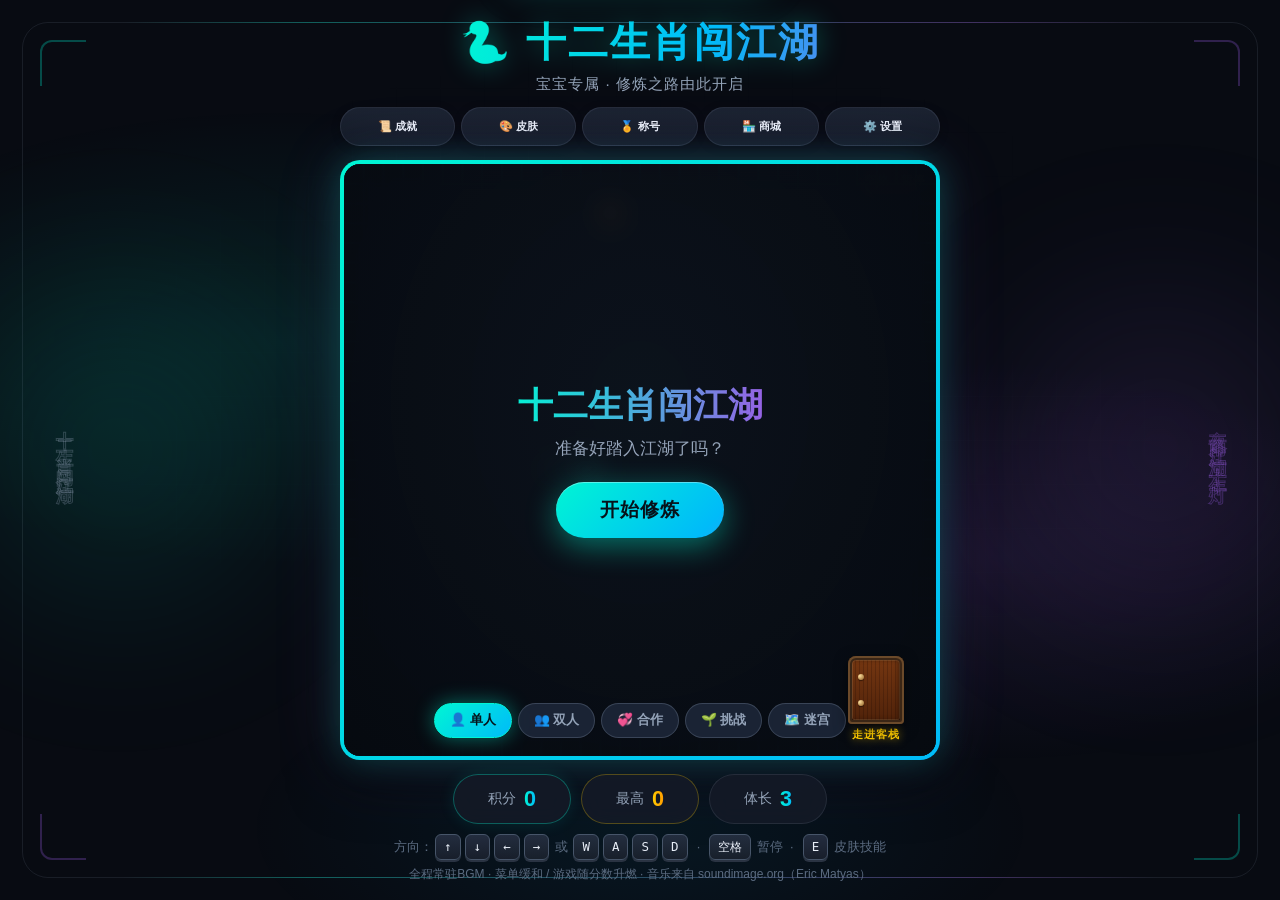
<file: zodiac/index.html>
<!DOCTYPE html>
<html lang="zh-CN">
<head>
<meta charset="UTF-8">
<meta name="viewport" content="width=device-width, initial-scale=1.0, maximum-scale=1.0, user-scalable=no, viewport-fit=cover">
<meta name="theme-color" content="#080b12">
<meta name="apple-mobile-web-app-capable" content="yes">
<meta name="mobile-web-app-capable" content="yes">
<meta name="apple-mobile-web-app-status-bar-style" content="black-translucent">
<meta name="description" content="十二生肖闯江湖 —— 国风贪吃蛇，手机可滑动操作">
<title>十二生肖闯江湖</title>
<link rel="icon" type="image/png" href="favicon.png">
<!-- ★ 图集是首屏最大的一个资源（约 440KB），而它真正开始下载的时刻取决于
     ui.js 何时执行。提前 preload 一把，让它在解析 <head> 时就和 CSS 并行下载，
     首屏能省下几百毫秒。fetchpriority=high 告诉浏览器"这个比别的都急"。 -->
<link rel="preload" as="image" href="assets/atlas.png" fetchpriority="high">
<link rel="stylesheet" href="style.css">
</head>
<body>
<div id="globalLoading" class="global-loading hidden">
  <div class="global-loading-box">
    <h2 id="globalLoadingText">加载中...</h2>
    <div class="global-loading-bar"><div id="globalLoadingProgress"></div></div>
  </div>
</div>
<!-- ===== 宽屏取景框装饰（窄屏隐藏，不影响任何交互）===== -->
<div class="page-frame" aria-hidden="true"></div>
<div class="side-halo left" aria-hidden="true"></div>
<div class="side-halo right" aria-hidden="true"></div>
<div class="side-verse left" aria-hidden="true">十二生肖闯江湖</div>
<div class="side-verse right" aria-hidden="true">夜雨江湖十年灯</div>
<div class="corner-mark tl" aria-hidden="true"></div>
<div class="corner-mark tr" aria-hidden="true"></div>
<div class="corner-mark bl" aria-hidden="true"></div>
<div class="corner-mark br" aria-hidden="true"></div>
<div class="title-area">
<h1>🐍 十二生肖闯江湖</h1>
<p class="subtitle">宝宝专属 · 修炼之路由此开启</p>
</div>
<div class="top-bar">
<button class="btn" id="achieveBtn"><span>📜 成就</span></button>
<button class="btn" id="skinBtn"><span>🎨 皮肤</span></button>
<button class="btn" id="titleBtn"><span>🏅 称号</span></button>
<button class="btn" id="shopBtn"><span>🏪 商城</span></button>
<button class="btn" id="settingsBtn" onclick="document.getElementById('settingsModal').classList.add('show')"><span>⚙️ 设置</span></button>
</div>
<div class="game-wrapper">
<div class="record-hint" id="recordHint">🏆 还有 100 分就破记录啦！</div>
<div class="game-container">
<div class="canvas-inner">
<canvas id="gameCanvas"></canvas>
<div id="loadingScreen">
<div class="loading-box">
<h2>🐑 资源加载中...</h2>
<div class="progress-bar-container"><div class="progress-bar" id="loadingProgress"></div></div>
<p class="loading-text" id="loadingText">0%</p>
</div>
</div>
<!-- 推门过渡动画（点击客栈时触发） -->
<div class="inn-door-transition" id="innDoorTransition" aria-hidden="true">
  <div class="door-half door-half-left"></div>
  <div class="door-half door-half-right"></div>
  <div class="door-light"></div>
</div>
<div id="overlay">
<!-- ★ 菜单内容全部放进 .menu-inner 按文档流竖排。
     改版前每个元素各自绝对定位，棋盘一小（手机竖屏）就互相压住；
     现在流式排列 + 容器可滚动，任何屏幕尺寸都不会重叠或溢出。 -->
<div class="menu-inner">
<h2 id="overlayTitle">十二生肖闯江湖</h2>
<p id="overlayMsg">准备好踏入江湖了吗？</p>
<p id="aiComment" class="menu-comment"></p>
<p id="resultTitleBadge" class="menu-badge"></p>
<button id="startBtn">开始修炼</button>
<button id="backToMenuBtn" style="display:none;">🏠 返回主菜单</button>
<div class="mode-select" id="modeSelect">
<button class="mode-btn active" id="modeSingle" data-mode="single">👤 单人</button>
<button class="mode-btn" id="modeDouble" data-mode="double">👥 双人</button>
<button class="mode-btn" id="modeCoop" data-mode="coop">💞 合作</button>
<button class="mode-btn" id="modeSeed" data-mode="seed">🌱 挑战</button>
<button class="mode-btn" id="modeMaze" data-mode="maze">🗺️ 迷宫</button>
</div>
<p class="mode-hint" id="modeHint"></p>
<button class="inn-door-btn" id="innDoorBtn" title="走进客栈" aria-label="走进客栈">
  <span class="inn-door-frame">
    <span class="inn-door-panel"></span>
  </span>
  <span class="inn-door-label">走进客栈</span>
</button>
</div>
</div>
</div>
<div class="pause-hint">空格 · 暂停</div>
<button id="skillBtn" class="skill-btn">🐍<span class="skill-count" id="skillCount">3</span></button>
</div>
</div>
</div>
<div class="ui">
<div class="stat"><span class="label" id="scoreLabel">积分</span><span class="value" id="score">0</span></div>
<div class="stat p2-stat" id="score2Stat" style="display:none;"><span class="label">P2 积分</span><span class="value" id="score2">0</span></div>
<div class="stat high"><span class="label">最高</span><span class="value" id="highScore">0</span></div>
<div class="stat"><span class="label">体长</span><span class="value" id="length">3</span></div>
<div class="stat coop-lives" id="coopLives" style="display:none;"><span class="label">共享生命</span><span class="value"><span id="coopHearts">❤️❤️❤️</span> <span id="coopLivesNum">3</span></span></div>
</div>
<div class="controls">方向：<kbd>↑</kbd><kbd>↓</kbd><kbd>←</kbd><kbd>→</kbd> 或 <kbd>W</kbd><kbd>A</kbd><kbd>S</kbd><kbd>D</kbd> &nbsp;·&nbsp; <kbd>空格</kbd> 暂停 &nbsp;·&nbsp; <kbd>E</kbd> 皮肤技能</div>
<p class="music-hint">全程常驻BGM · 菜单缓和 / 游戏随分数升燃 · 音乐来自 soundimage.org（Eric Matyas）</p>
<div class="mobile-controls">
<!-- ★ 方向键可以收起。
     滑动手势已经是主控，而方向键在矮屏上要独占 156px —— 棋盘是正方形、
     边长由"屏幕高 − 其余控件"算出来，方向键占得越多棋盘越小；
     棋盘越小，菜单/结算的遮罩内容就越放不下（实测 iPhone 8 上棋盘只有 240px，
     结算内容要 339px，客栈门被切掉 92px）。
     所以矮屏默认收起，想要可以点开，选择会记住。 -->
<div class="dpad" id="dpad">
<button class="up" data-dir="up" aria-label="向上">▲</button>
<button class="left" data-dir="left" aria-label="向左">◀</button>
<button class="pause-btn" id="mobilePause" aria-label="暂停">❚❚</button>
<button class="right" data-dir="right" aria-label="向右">▶</button>
<button class="down" data-dir="down" aria-label="向下">▼</button>
</div>
<!-- ★ 这一行同时是「滑动提示」和「方向键开关」。
     合并成一行是刻意的：方向键开关单独占一行要吃掉 38px，
     而棋盘高度 = 屏幕高 − 其余控件高，这 38px 直接从棋盘身上扣，
     实测会把 360×740 的安卓机从「刚好放下」挤成「溢出 39px」。
     做成纯文本按钮后行高不变，零额外开销。 -->
<button class="swipe-hint" id="dpadToggle" type="button" aria-expanded="true" aria-controls="dpad">
👆 滑动转向 <span class="tgl">⌨ 方向键</span>
</button>
<!-- 收起方向键后的暂停入口。悬浮定位（position: fixed），不占布局高度。
     必须放在 .mobile-controls 里面：它的显示条件挂在 .collapsed 上，
     放外面就永远匹配不到那个选择器。 -->
<button class="pause-float" id="pauseFloat" type="button" aria-label="暂停">❚❚</button>
</div>
<div id="achieveModal"><div class="achieve-box"><div class="achieve-header"><h3>📜 江湖成就</h3><div style="display:flex;align-items:center;gap:10px;"><span class="achieve-count" id="achieveCount">0/12</span><button class="close-btn" id="closeAchieve">×</button></div></div><div class="achieve-list" id="achieveList"></div></div></div>
<div id="skinModal"><div class="achieve-box" style="max-width:480px;"><div class="achieve-header"><h3>🎨 生肖皮肤</h3><button class="close-btn" id="closeSkin">×</button></div><div class="skin-list" id="skinList" style="padding:16px; display:grid; grid-template-columns:repeat(auto-fill,minmax(110px,1fr)); gap:12px; max-height:55vh; overflow-y:auto;"></div></div></div>
<div id="guideModal"><div class="guide-box"><div class="guide-header"><h3>📖 游戏指南</h3><button class="close-btn" id="closeGuide">×</button></div><div class="guide-body"><div class="guide-nav" id="guideNav"></div><div class="guide-content" id="guideContent"></div></div></div></div>

<!-- ===== 江湖称号弹窗 ===== -->
<div id="titleModal">
  <div class="title-box">
    <div class="title-header">
      <h3>🏅 江湖称号</h3>
      <span class="title-count" id="titleCount">0/22</span>
      <button class="close-btn" id="closeTitle">×</button>
    </div>
    <div class="title-current" id="titleCurrent"></div>
    <div class="title-filter" id="titleFilter"></div>
    <div class="title-list" id="titleList"></div>
  </div>
</div>

<div id="statsModal">
  <div class="achieve-box" style="max-width:480px;">
    <div class="achieve-header">
      <h3>📊 江湖数据</h3>
      <button class="close-btn" id="closeStats">×</button>
    </div>
    <div class="stats-body" id="statsList"></div>
  </div>
</div>

<!-- ===== 设置弹窗 ===== -->
<div id="settingsModal" onclick="if(event.target===this)this.classList.remove('show')">
  <div class="settings-box">
    <div class="settings-header">
      <h3>⚙️ 江湖设置</h3>
      <button class="close-btn" id="closeSettings" onclick="document.getElementById('settingsModal').classList.remove('show')">×</button>
    </div>
    <div class="settings-body">

      <div class="settings-section">
        <div class="settings-section-title">🎮 游戏开关</div>
        <div class="settings-row">
          <span class="settings-label">🎵 背景音乐</span>
          <button class="btn settings-toggle" id="musicBtn">🎵 音乐开</button>
        </div>
        <div class="settings-row">
          <span class="settings-label">🐱 猫鼠大战</span>
          <button class="btn cat-on settings-toggle" id="catModeBtn">🐱 猫咪: 开</button>
        </div>
        <div class="settings-row">
          <span class="settings-label">🚧 障碍与传送门</span>
          <button class="btn obs-on settings-toggle" id="obsModeBtn">🚧 障碍: 开</button>
        </div>
      </div>

      <div class="settings-section">
        <div class="settings-section-title">📋 信息与存档</div>
        <div class="settings-menu">
          <button class="settings-menu-btn" id="statsBtn"><span>📊</span><span>数据</span></button>
          <button class="settings-menu-btn" id="guideBtn"><span>📖</span><span>指南</span></button>
          <button class="settings-menu-btn" id="saveBtn"><span>💾</span><span>存档</span></button>
        </div>
      </div>

    </div>
  </div>
</div>

<!-- ===== 存档管理弹窗 ===== -->
<div id="saveModal">
  <div class="save-box">
    <div class="save-header">
      <h3>💾 存档管理</h3>
      <button class="close-btn" id="closeSave">×</button>
    </div>
    <div class="save-body">
      <p class="save-tip">换设备、换浏览器时，用「导出存档」把进度存成文本，在新设备用「导入存档」粘贴回去即可恢复。</p>

      <div class="save-actions">
        <button class="save-btn primary" id="saveExportBtn">📤 导出存档</button>
        <button class="save-btn" id="saveImportBtn">📥 导入存档</button>
      </div>

      <div class="save-field" id="saveExportField" style="display:none;">
        <label>把下面这段完整复制保存好：</label>
        <textarea id="saveExportText" readonly rows="6"></textarea>
        <button class="save-btn small" id="saveCopyBtn">📋 复制到剪贴板</button>
      </div>

      <div class="save-field" id="saveImportField" style="display:none;">
        <label>把之前导出的存档粘贴到这里：</label>
        <textarea id="saveImportText" rows="6" placeholder="粘贴存档内容..."></textarea>
        <button class="save-btn primary small" id="saveConfirmImportBtn">✅ 确认导入</button>
      </div>

      <div class="save-status" id="saveStatus"></div>

      <div class="save-diag" id="saveDiag"></div>

      <div class="save-danger">
        <button class="save-btn danger small" id="saveClearBtn">🗑️ 清空所有存档</button>
      </div>
    </div>
  </div>
</div>

<div id="shopModal">
  <div class="shop-box">
    <div class="shop-header">
      <h3>🏪 江湖商城</h3>
      <button class="close-btn" id="closeShop">×</button>
    </div>
    <div class="shop-wallet">
      <span class="shop-coins">🪙 <span id="shopCoins">0</span></span>
      <div class="shop-tabs">
        <button class="shop-tab active" data-tab="shop">🏪 道具商店</button>
        <button class="shop-tab" data-tab="bag">🎒 我的背包</button>
      </div>
    </div>
    <div class="shop-content" id="shopContent"></div>
  </div>
</div>

<!-- ===== 种子局弹窗 ===== -->
<div id="seedModal">
  <div class="seed-box">
    <div class="seed-header">
      <h3>🌱 江湖挑战</h3>
      <button class="close-btn" id="closeSeed">×</button>
    </div>
    <div class="seed-list" id="seedList"></div>
    <div class="seed-tip">💡 每张图的随机序列固定，公平竞争，可反复挑战刷分。挑战不消耗道具、不解锁成就。</div>
  </div>
</div>

<div id="dualSkinModal">
  <div class="dual-skin-box">
    <div class="dual-skin-header">
      <h3 id="dualSkinTitle">🎨 选择棋盘皮肤</h3>
      <button class="close-btn" id="closeDualSkin">×</button>
    </div>
    <div class="dual-skin-body">
      <div id="dualPageBoard" class="dual-page">
        <p class="dual-hint">选一个你喜欢的棋盘风格（会影响格子、食物等视觉效果）</p>
        <div class="dual-grid" id="dualBoardGrid"></div>
      </div>
      <div id="dualPageSnake" class="dual-page" style="display:none;">
        <div class="dual-section dual-p1-section">
          <p class="dual-hint"><span class="dual-tag tag-p1">P1</span> 选择你的贪吃蛇皮肤</p>
          <div class="dual-grid" id="dualP1Grid"></div>
        </div>
        <div class="dual-section dual-p2-section">
          <p class="dual-hint"><span class="dual-tag tag-p2">P2</span> 选择你的贪吃蛇皮肤</p>
          <div class="dual-grid" id="dualP2Grid"></div>
        </div>
      </div>
    </div>
    <div class="dual-skin-footer">
      <button class="dual-next-btn" id="dualNextBtn">下一步 →</button>
    </div>
  </div>
</div>
<!-- ===== 排行榜弹窗 ===== -->
<div id="leaderboardModal">
  <div class="leaderboard-box">
    <div class="leaderboard-header">
      <h3 id="leaderboardTitle">🏆 全球排行榜</h3>
      <button class="close-btn" id="closeLeaderboard">×</button>
    </div>
    <div class="leaderboard-content" id="leaderboardContent">
      <!-- 动态渲染排行榜 -->
    </div>
  </div>
</div>

<div id="achieveToast"><div class="toast-icon" id="toastIcon">🏆</div><div class="toast-text"><h4>成就解锁</h4><p id="toastName">初入江湖</p></div></div>
<!-- ★ 全部加 defer。
     不加 defer 时，浏览器必须把这 330KB 脚本全部下载并执行完才肯画第一帧，
     手机上就是"先黑屏一两秒，然后整个界面突然出现"。
     加 defer 后浏览器可以先把 HTML 骨架（标题、工具条、空棋盘、菜单）画出来，
     脚本下载完再接管 —— 感知上快很多，且 defer 保证执行顺序与书写顺序一致。 -->
<script src="data.js" defer></script>
<script src="save.js" defer></script>
<script src="assets/atlas.js" defer></script>
<script src="game.js" defer></script>
<script src="ui.js" defer></script>
<script>
// 注册 Service Worker：把客栈页、迷宫页要用的资源提前缓存好，
// 之后页面之间的跳转就走本地缓存，手机上几乎秒开。
// 注册失败（隐私模式、非 HTTPS 等）完全不影响游戏任何功能。
if ('serviceWorker' in navigator && location.protocol.indexOf('http') === 0) {
  window.addEventListener('load', function () {
    navigator.serviceWorker.register('sw.js').then(function () {
      // ★ 等游戏真正跑起来（首屏资源已经下完、画面稳定）之后，
      //   再让 SW 去预热客栈页 / 迷宫页的资源（约 120KB）。
      //   以前这些是跟首屏一起预缓存的，等于开局就和图集抢带宽。
      return navigator.serviceWorker.ready;
    }).then(function (reg) {
      var sw = reg.active || navigator.serviceWorker.controller;
      if (!sw) return;
      setTimeout(function () {
        try { sw.postMessage({ type: 'warm-lazy' }); } catch (e) {}
      }, 3000);
    }).catch(function () {});
  });
}
</script>
</body>
</html>
</file>
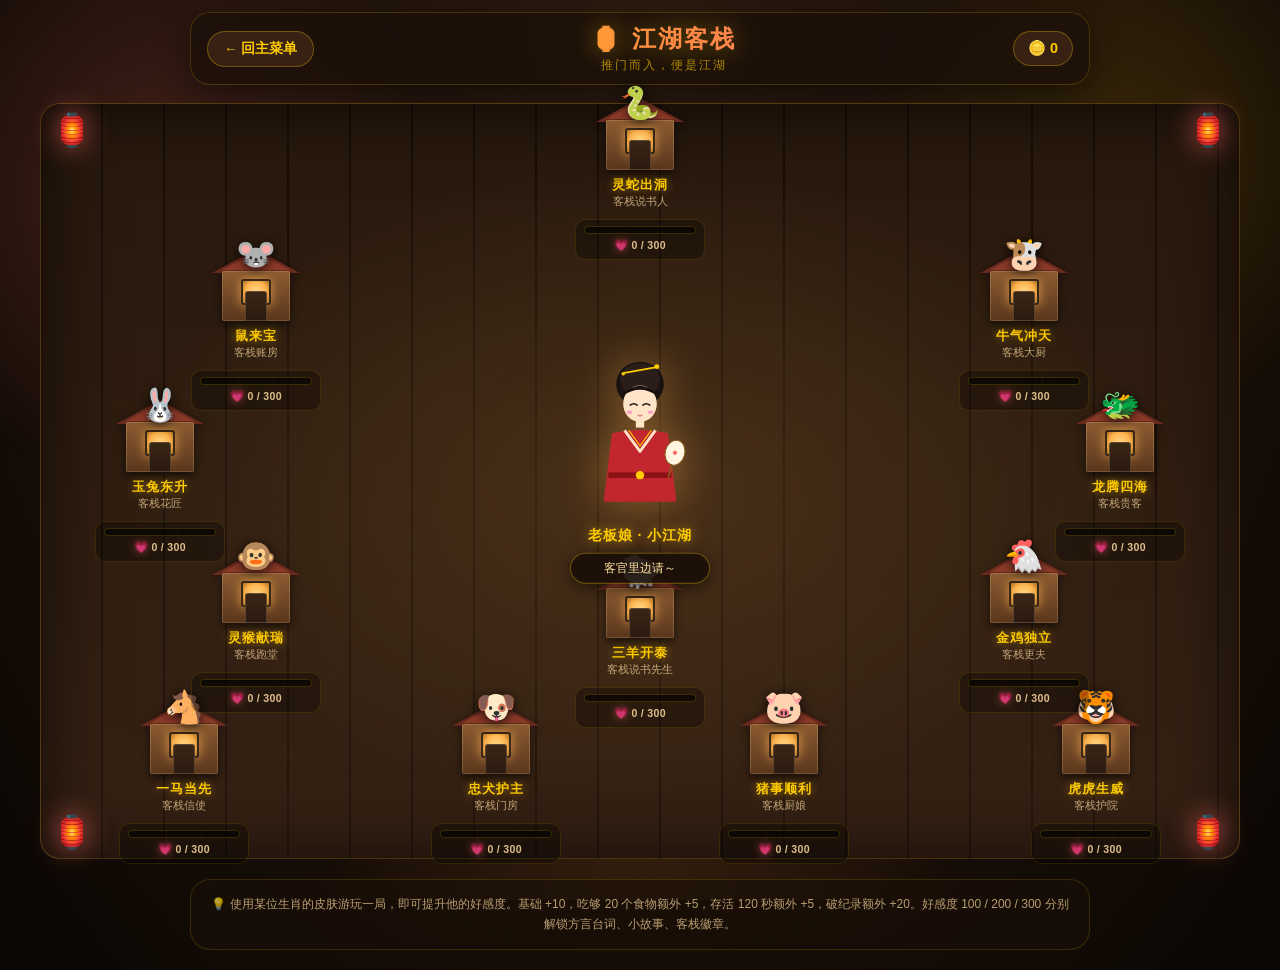
<file: zodiac/inn.html>
<!DOCTYPE html>
<html lang="zh-CN">
<head>
<meta charset="UTF-8">
<meta name="viewport" content="width=device-width, initial-scale=1.0, maximum-scale=1.0, user-scalable=no, viewport-fit=cover">
<title>江湖客栈 · 十二生肖闯江湖</title>
<link rel="icon" type="image/png" href="favicon.png">
<link rel="stylesheet" href="inn.css">
</head>
<body>

<!-- ===== 顶部栏 ===== -->
<header class="inn-header">
  <button class="inn-back-btn" id="innBackBtn">← 回主菜单</button>
  <div class="inn-title">
    <h1>🏮 江湖客栈</h1>
    <p>推门而入，便是江湖</p>
  </div>
  <div class="inn-wallet">🪙 <span id="innCoins">0</span></div>
</header>

<!-- ===== 客栈主场景 ===== -->
<main class="inn-scene">

  <!-- 四角灯笼装饰 -->
  <div class="inn-lantern tl">🏮</div>
  <div class="inn-lantern tr">🏮</div>
  <div class="inn-lantern bl">🏮</div>
  <div class="inn-lantern br">🏮</div>

  <!-- 老板娘（居中） -->
  <div class="inn-hostess">
    <svg viewBox="0 0 200 240" class="hostess-svg" aria-hidden="true">
      <!-- 发髻 -->
      <ellipse cx="100" cy="52" rx="34" ry="32" fill="#1a1210"/>
      <ellipse cx="100" cy="46" rx="28" ry="24" fill="#2b1d18"/>
      <!-- 发簪 -->
      <line x1="78" y1="36" x2="122" y2="28" stroke="#ffcc00" stroke-width="2.5" stroke-linecap="round"/>
      <circle cx="124" cy="27" r="3.5" fill="#ffcc00"/>
      <circle cx="76" cy="37" r="2.5" fill="#ffcc00"/>
      <!-- 脸 -->
      <ellipse cx="100" cy="80" rx="24" ry="26" fill="#ffe4c8"/>
      <!-- 刘海 -->
      <path d="M 76 68 Q 100 52 124 68 Q 122 58 100 54 Q 78 58 76 68 Z" fill="#1a1210"/>
      <!-- 眼睛（弯弯的笑眼） -->
      <path d="M 86 82 Q 91 78 96 82" stroke="#1a1210" stroke-width="2" fill="none" stroke-linecap="round"/>
      <path d="M 104 82 Q 109 78 114 82" stroke="#1a1210" stroke-width="2" fill="none" stroke-linecap="round"/>
      <!-- 腮红 -->
      <ellipse cx="85" cy="92" rx="4" ry="2.5" fill="rgba(241,91,181,0.5)"/>
      <ellipse cx="115" cy="92" rx="4" ry="2.5" fill="rgba(241,91,181,0.5)"/>
      <!-- 嘴巴 -->
      <path d="M 97 96 Q 100 99 103 96" stroke="#c96a6a" stroke-width="1.5" fill="none" stroke-linecap="round"/>
      <!-- 脖子 -->
      <rect x="94" y="102" width="12" height="12" fill="#ffe4c8"/>
      <!-- 汉服领口 -->
      <path d="M 60 122 Q 100 112 140 122 L 152 220 L 48 220 Z" fill="#c1272d"/>
      <path d="M 78 118 L 100 148 L 122 118" stroke="#ffe4c8" stroke-width="4" fill="none" stroke-linejoin="round"/>
      <path d="M 84 118 L 100 140 L 116 118" stroke="#ffcc00" stroke-width="1.5" fill="none"/>
      <!-- 腰带 -->
      <rect x="55" y="178" width="90" height="8" fill="#8a1215"/>
      <circle cx="100" cy="182" r="6" fill="#ffcc00"/>
      <!-- 手持团扇 -->
      <g transform="translate(150, 150) rotate(15)">
        <ellipse cx="0" cy="0" rx="14" ry="18" fill="#fff5e0" stroke="#8a5a20" stroke-width="1.5"/>
        <line x1="0" y1="18" x2="0" y2="36" stroke="#8a5a20" stroke-width="2.5" stroke-linecap="round"/>
        <circle cx="0" cy="0" r="3" fill="#ff6b6b"/>
      </g>
    </svg>
    <div class="hostess-name">老板娘 · 小江湖</div>
    <div class="hostess-dialog" id="hostessDialog">客官里边请～</div>
  </div>

  <!-- ===== 房间容器（由 inn.js 动态渲染） ===== -->
  <div class="inn-rooms" id="innRooms"></div>
</main>

<!-- ===== 房间详情弹窗 ===== -->
<div id="roomModal" class="room-modal">
  <div class="room-modal-box">
    <button class="room-modal-close" id="roomModalClose" aria-label="关闭">×</button>

    <div class="room-modal-head">
      <div class="rm-avatar" id="rmAvatar">🐭</div>
      <div class="rm-info">
        <div class="rm-name" id="rmName">鼠来宝</div>
        <div class="rm-title" id="rmTitle">客栈账房</div>
      </div>
    </div>

    <div class="rm-aff-wrap">
      <div class="rm-aff-label">
        <span id="rmAffTier">初识</span>
        <span id="rmAffNum">0 / 300</span>
      </div>
      <div class="rm-aff-bar"><div class="rm-aff-fill" id="rmAffFill"></div></div>
    </div>

    <div class="rm-unlocks" id="rmUnlocks"></div>

    <div class="rm-dialog" id="rmDialog"></div>

    <div class="rm-actions">
      <button class="rm-btn primary" id="rmSpeakBtn">💬 让他说一句</button>
    </div>
  </div>
</div>

<!-- ===== 页面跳转加载遮罩 ===== -->
<div id="innLoading" class="inn-loading hidden">
  <div class="inn-loading-box">
    <h2 id="innLoadingText">加载中...</h2>
    <div class="inn-loading-bar"><div id="innLoadingProgress"></div></div>
  </div>
</div>

<footer class="inn-footer">
  <p>💡 使用某位生肖的皮肤游玩一局，即可提升他的好感度。基础 +10，吃够 20 个食物额外 +5，存活 120 秒额外 +5，破纪录额外 +20。好感度 100 / 200 / 300 分别解锁方言台词、小故事、客栈徽章。</p>
</footer>

<script src="data.js"></script>
<script src="save.js"></script>
<script src="inn.js"></script>
<script>
// 注册 Service Worker：页面跳转走本地缓存，手机上几乎秒开。
// 注册失败（隐私模式、非 HTTPS 等）完全不影响客栈任何功能。
if ('serviceWorker' in navigator) {
  window.addEventListener('load', function () {
    navigator.serviceWorker.register('sw.js').catch(function () {});
  });
}
</script>

</body>
</html>
</file>
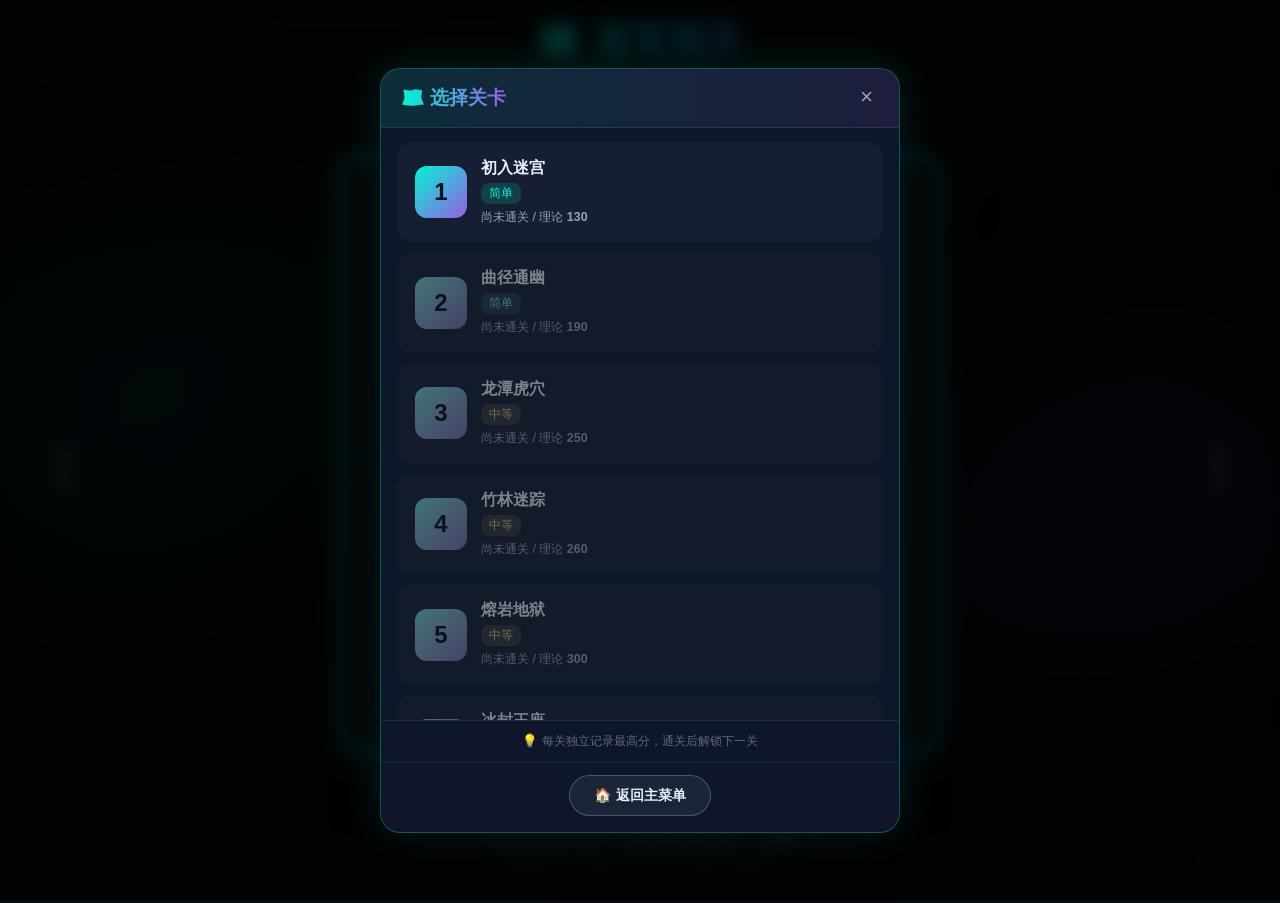
<file: zodiac/maze.html>
<!DOCTYPE html>
<html lang="zh-CN">
<head>
<meta charset="UTF-8">
<meta name="viewport" content="width=device-width, initial-scale=1.0, maximum-scale=1.0, user-scalable=no, viewport-fit=cover">
<title>迷宫闯关 · 十二生肖闯江湖</title>
<link rel="icon" type="image/png" href="favicon.png">
<link rel="stylesheet" href="maze-style.css">
</head>
<body>
<div id="mazeLoading" class="global-loading">
  <div class="global-loading-box">
    <h2>🗺️ 迷宫加载中...</h2>
    <div class="global-loading-bar"><div id="mazeLoadingProgress"></div></div>
  </div>
</div>
<!-- ===== 宽屏取景框装饰（窄屏隐藏，不影响任何交互）===== -->
<div class="page-frame" aria-hidden="true"></div>
<div class="side-halo left" aria-hidden="true"></div>
<div class="side-halo right" aria-hidden="true"></div>
<div class="side-verse left" aria-hidden="true">曲径通幽处</div>
<div class="side-verse right" aria-hidden="true">柳暗又花明</div>
<div class="corner-mark tl" aria-hidden="true"></div>
<div class="corner-mark tr" aria-hidden="true"></div>
<div class="corner-mark bl" aria-hidden="true"></div>
<div class="corner-mark br" aria-hidden="true"></div>
<div class="title-area">
<h1>🗺️ 迷宫闯关</h1>
<p class="subtitle">穿过迷宫，找到出口</p>
</div>
<div class="top-bar">
<button class="btn" id="backBtn">🏠 返回主菜单</button>
<button class="btn" id="selectLevelBtn">📋 选择关卡</button>
<button class="btn" id="restartBtn">🔄 重玩本关</button>
</div>
<div class="game-wrapper">
<div class="game-container">
<div class="canvas-inner">
<canvas id="mazeCanvas"></canvas>
<div id="mazeOverlay">
<h2 id="mazeOverlayTitle">准备开始</h2>
<p id="mazeOverlayMsg">按方向键或点「开始」按钮</p>
<button id="mazeStartBtn">开始</button>
</div>
</div>
</div>
</div>
<div class="ui">
<div class="stat hp-stat">
  <span class="label">血量</span>
  <div class="hp-bar" id="hpBar"></div>
</div>
<div class="stat high"><span class="label">积分</span><span class="value" id="mazeScore">0</span></div>
<div class="stat"><span class="label">关卡</span><span class="value" id="levelValue">1</span></div>
<div class="stat"><span class="label">用时</span><span class="value" id="timeValue">0.0s</span></div>
</div>
<div class="controls">方向：<kbd>↑</kbd><kbd>↓</kbd><kbd>←</kbd><kbd>→</kbd> 或 <kbd>W</kbd><kbd>A</kbd><kbd>S</kbd><kbd>D</kbd> &nbsp;·&nbsp; <kbd>空格</kbd> 暂停</div>
<p class="music-hint">撞石块扣 1 血 · 每剩 1 血 +20 分 · 找到出口即通关</p>

<div id="levelSelectModal">
  <div class="level-box">
    <div class="level-header">
      <h3>🗺️ 选择关卡</h3>
      <button class="close-btn" id="closeLevelSelect">×</button>
    </div>
    <div class="level-list" id="levelList"></div>
    <div class="level-tip">💡 每关独立记录最高分，通关后解锁下一关</div>
    <div class="level-footer">
      <button class="level-back-btn" id="levelBackToMenuBtn">🏠 返回主菜单</button>
    </div>
  </div>
</div>

<div id="resultModal">
  <div class="result-box">
    <h2 id="resultTitle">🎉 通关！</h2>
    <p id="resultSubtitle">恭喜你找到了出口</p>
    <div class="result-stats">
      <div class="result-row"><span class="result-label">本局得分</span><span class="result-value" id="resultScore">0</span></div>
      <div class="result-row"><span class="result-label">理论最高分</span><span class="result-value gold" id="resultMax">0</span></div>
      <div class="result-row"><span class="result-label">用时</span><span class="result-value" id="resultTime">0.0s</span></div>
      <div class="result-row"><span class="result-label">剩余血量</span><span class="result-value pink" id="resultHp">0 / 5</span></div>
      <div class="result-row" id="resultRecordRow" style="display:none;"><span class="result-label">🏆 新纪录</span><span class="result-value gold">+1</span></div>
    </div>
    <div class="result-buttons">
      <button class="result-btn secondary" id="resultBackBtn">📋 选关</button>
      <button class="result-btn secondary" id="resultRetryBtn">🔄 重试</button>
      <button class="result-btn primary" id="resultNextBtn" style="display:none;">下一关 →</button>
    </div>
  </div>
</div>

<script src="data.js"></script>
<script src="save.js"></script>
<script src="maze-data.js"></script>
<script src="maze.js"></script>
<script>
// 注册 Service Worker：页面跳转走本地缓存，手机上几乎秒开。
// 注册失败（隐私模式、非 HTTPS 等）完全不影响迷宫玩法。
if ('serviceWorker' in navigator) {
  window.addEventListener('load', function () {
    navigator.serviceWorker.register('sw.js').catch(function () {});
  });
}
</script>
</body>
</html>
</file>
<file: zodiac/style.css>
/* ★ 已移除 Google Fonts 的 @import。
   原因：fonts.googleapis.com 在国内访问不通，而 CSS 顶部的 @import 会阻塞整个样式表的
   解析与渲染 —— 每次打开页面都要白等一次连接超时，是手机端"加载很久"的主要元凶之一。
   现在改用系统字体栈：中文本就由系统字体渲染（Nunito 不含中文字形），
   只有数字/英文的字形会略有变化，换来的是零字体请求、零渲染阻塞。 */

/* ==========================================================================
   美术统一：全局设计令牌（Design Tokens）
   --------------------------------------------------------------------------
   改版前的问题：颜色散落在 100 多处硬编码里，青/紫/粉/黄/红五种高饱和色
   同时出现，页面看着「吵」且不统一。现在收敛为一套令牌：
     · 背景分 4 层（deep → base → panel → raised），营造纵深
     · 主色只留 3 个（primary 青 / accent 紫 / highlight 粉）
     · gold 与 danger 降级为「功能色」，只用于分数与危险提示
   要整体换配色，改这里就够了。
   ========================================================================== */
:root {
  /* --- 背景层次 --- */
  --bg-deep:    #080b12;
  --bg-base:    #0d1117;
  --bg-panel:   #151b27;
  --bg-raised:  #1e2635;
  --bg-glass:   rgba(21, 27, 39, 0.85);

  /* --- 主色 --- */
  --c-primary:   #00f5d4;
  --c-accent:    #9b5de5;
  --c-highlight: #f15bb5;

  /* --- 功能色 --- */
  --c-gold:   #ffcc00;
  --c-danger: #ff5757;

  /* --- 文本层级 --- */
  --t-hi:  #e8eef7;
  --t-mid: #94a3b8;
  --t-lo:  #5b6b80;

  /* --- 描边 --- */
  --line-soft: rgba(148, 163, 184, 0.14);
  --line-mid:  rgba(148, 163, 184, 0.26);

  /* --- 主渐变（按钮/标题共用，保证同一种"品牌色"）--- */
  --grad-main:   linear-gradient(135deg, #00f5d4 0%, #00bbf9 50%, #9b5de5 100%);
  --grad-warm:   linear-gradient(135deg, #f15bb5 0%, #9b5de5 100%);
  --grad-text:   linear-gradient(90deg, #00f5d4, #00bbf9);
  --grad-text-2: linear-gradient(90deg, #f15bb5, #9b5de5);

  /* --- 圆角与阴影 --- */
  --r-sm: 10px;
  --r-md: 14px;
  --r-lg: 20px;
  --r-pill: 50px;
  --shadow-card:  0 25px 60px rgba(0, 0, 0, 0.5);
  --shadow-glow:  0 0 40px rgba(0, 245, 212, 0.15);

  /* --- 过渡 --- */
  --ease-out: cubic-bezier(0.22, 1, 0.36, 1);
  --ease-pop: cubic-bezier(0.34, 1.56, 0.64, 1);
}

* { margin: 0; padding: 0; box-sizing: border-box; -webkit-tap-highlight-color: transparent; }
/* ★ 页面骨架尺寸
   ------------------------------------------------------------------
   两个手机上的老问题，在这里一次性解决：
   1. 100vh 会把浏览器地址栏那一段也算进去，地址栏一伸缩布局就跳。
      先写 vh 给老浏览器兜底，再写 dvh 覆盖 —— dvh 才是"当前真正可见的高度"。
   2. 刘海 / 灵动岛 / 底部小白条会压住内容。用 env(safe-area-inset-*) 把
      内容整体往里缩，游戏按钮不会被系统 UI 盖住。
   另外把 body 的上下内边距收窄（原来 16/30），把省下的高度留给棋盘。 */
body { min-height: 100vh; min-height: 100dvh; display: flex; flex-direction: column; align-items: center; justify-content: center; font-family: -apple-system, BlinkMacSystemFont, 'Segoe UI', 'PingFang SC', 'Hiragino Sans GB', 'Microsoft YaHei', 'Noto Sans SC', Roboto, 'Helvetica Neue', Arial, sans-serif; color: var(--t-hi); overflow-x: hidden; overflow-y: auto; background: var(--bg-deep); position: relative; padding: calc(env(safe-area-inset-top, 0px) + 12px) calc(env(safe-area-inset-right, 0px) + 10px) calc(env(safe-area-inset-bottom, 0px) + 14px) calc(env(safe-area-inset-left, 0px) + 10px); touch-action: manipulation; overscroll-behavior: none; -webkit-text-size-adjust: 100%; }
/* ★ 宽屏两侧留白装饰（用户反馈：「棋盘周围有这么多地方没用」）
   ------------------------------------------------------------------
   问题：.game-wrapper 最大 600px 居中，在 1440/1920 这类宽屏上左右各空出
         一大片纯黑，整个页面看着像"贴了一张小图在中间"。
   做法：用 body::before 铺三层内容，只在「宽屏且非触摸设备」时开启：
     1. 棋盘两侧的竖排对仗文字（十二生肖 / 江湖夜雨），半透明描边字
     2. 左右各一组柔光光晕，把视线往中间收
     3. 四周一圈内缩描边，给整屏一个"取景框"的边界感
   全部 pointer-events:none，不影响任何交互；窄屏直接隐藏，绝不影响手机端。
   ---- 两侧竖排文字 ---- */
body::before { content: ''; position: fixed; inset: 0; pointer-events: none; z-index: 0; background: radial-gradient(ellipse 75% 50% at 22% 38%, rgba(0,245,212,0.09) 0%, transparent 52%), radial-gradient(ellipse 62% 42% at 78% 62%, rgba(155,93,229,0.11) 0%, transparent 54%), radial-gradient(ellipse 55% 34% at 50% 92%, rgba(0,187,249,0.07) 0%, transparent 56%); animation: bgPulse 10s ease-in-out infinite alternate; }
/* 叠加一层极细网格，给深色背景一点"质感"，视觉上不再是一块死黑 */
body::after { content: ''; position: fixed; inset: 0; pointer-events: none; z-index: 0; opacity: 0.35; background-image: linear-gradient(rgba(148,163,184,0.045) 1px, transparent 1px), linear-gradient(90deg, rgba(148,163,184,0.045) 1px, transparent 1px); background-size: 44px 44px; mask-image: radial-gradient(ellipse 70% 60% at 50% 45%, #000 20%, transparent 78%); -webkit-mask-image: radial-gradient(ellipse 70% 60% at 50% 45%, #000 20%, transparent 78%); }
@keyframes bgPulse { 0% { opacity: 0.65; transform: scale(1); } 100% { opacity: 1; transform: scale(1.06); } }

/* ==========================================================================
   宽屏「取景框」装饰 —— 专治棋盘两侧的大片空白
   --------------------------------------------------------------------------
   · .page-frame      ：整屏内缩一圈的描边，给页面一个边界
   · .side-verse      ：左右两侧的竖排对仗字（十二生肖闯江湖 · 江湖夜雨十年灯）
   · .side-halo       ：左右各一团柔光，把视线往里收
   · .corner-mark     ：四角的直角装饰线，呼应"江湖"的中式取景调性
   只在 (min-width: 1100px) 且指针精确（非触摸）时显示；手机端全隐藏。
   ========================================================================== */
.page-frame { display: none; }
.side-verse, .side-halo, .corner-mark { position: fixed; pointer-events: none; z-index: 1; display: none; }
@media (min-width: 1100px) and (hover: hover) {
  .page-frame { display: block; position: fixed; inset: 22px; pointer-events: none; z-index: 1; border-radius: 26px; border: 1px solid rgba(148,163,184,0.13); }
  .page-frame::before, .page-frame::after { content: ''; position: absolute; left: 8%; right: 8%; height: 1px; background: linear-gradient(90deg, transparent, rgba(0,245,212,0.30) 18%, rgba(155,93,229,0.30) 82%, transparent); }
  .page-frame::before { top: -1px; } .page-frame::after { bottom: -1px; }
  .side-halo { display: block; width: 480px; height: 480px; border-radius: 50%; top: 50%; transform: translateY(-50%); filter: blur(70px); }
  .side-halo.left  { left: -120px; background: radial-gradient(circle, rgba(0,245,212,0.13), transparent 68%); }
  .side-halo.right { right: -120px; background: radial-gradient(circle, rgba(155,93,229,0.15), transparent 68%); }
  .side-verse { display: block; top: 50%; transform: translateY(-50%); writing-mode: vertical-rl; font-size: 1.05rem; font-weight: 700; letter-spacing: 0.55em; color: transparent; -webkit-text-stroke: 1px rgba(148,163,184,0.30); user-select: none; }
  .side-verse.left  { left: 52px; }
  .side-verse.right { right: 52px; -webkit-text-stroke-color: rgba(155,93,229,0.32); }
  .corner-mark { display: block; width: 46px; height: 46px; border: 2px solid rgba(0,245,212,0.28); }
  .corner-mark.tl { top: 40px;    left: 40px;   border-right: 0; border-bottom: 0; border-radius: 12px 0 0 0; }
  .corner-mark.tr { top: 40px;    right: 40px;  border-left: 0;  border-bottom: 0; border-radius: 0 12px 0 0; border-color: rgba(155,93,229,0.28); }
  .corner-mark.bl { bottom: 40px; left: 40px;   border-right: 0; border-top: 0;    border-radius: 0 0 0 12px; border-color: rgba(155,93,229,0.28); }
  .corner-mark.br { bottom: 40px; right: 40px;  border-left: 0;  border-top: 0;    border-radius: 0 0 12px 0; }
}
/* 无障碍：尊重系统的「减少动态效果」设置 */
@media (prefers-reduced-motion: reduce) {
  body::before, h1 { animation: none !important; }
  .game-container { animation: none !important; }
}
.title-area { text-align: center; margin-bottom: 12px; position: relative; z-index: 2; }
h1 { font-size: 2.5rem; font-weight: 800; letter-spacing: 2px; background: linear-gradient(105deg, #00f5d4 0%, #00bbf9 35%, #9b5de5 70%, #f15bb5 100%); background-size: 200% auto; -webkit-background-clip: text; -webkit-text-fill-color: transparent; animation: shine 4s linear infinite; filter: drop-shadow(0 0 14px rgba(0,245,212,0.35)); cursor: pointer; user-select: none; }
@keyframes shine { to { background-position: 200% center; } }
.subtitle { font-size: 0.95rem; color: var(--t-mid); margin-top: 4px; letter-spacing: 1px; }
.top-bar { display: flex; gap: 6px; margin-bottom: 14px; position: relative; z-index: 2; width: 100%; max-width: 600px; justify-content: center; flex-wrap: wrap; }
/* 按钮：改版前是「深底 + 灰描边」，悬停才亮，注意力抓手弱。
   现在默认就带一点主色底纹，看起来更"可点"，且四个按钮风格完全一致 */
.btn { flex: 1 1 0; min-width: 0; background: linear-gradient(180deg, rgba(30,38,53,0.9), rgba(21,27,39,0.9)); backdrop-filter: blur(10px); border: 1px solid var(--line-soft); color: var(--t-hi); font-family: inherit; font-weight: 700; font-size: 0.7rem; padding: 11px 2px; border-radius: var(--r-pill); cursor: pointer; transition: all 0.22s var(--ease-out); display: flex; align-items: center; justify-content: center; white-space: nowrap; overflow: hidden; text-overflow: ellipsis; box-shadow: 0 2px 8px rgba(0,0,0,0.25); }
/* ★ 按钮内文字必须包一层 span。
   原因：.btn 是 flex 容器，直接放文本会生成"匿名 flex item"，其 min-width 为 auto
   无法收缩，且 text-overflow 对匿名 item 不生效 —— 窄屏下文字会溢出按钮边界，
   和相邻按钮的文字叠在一起（手机上就是"图标文字重叠"）。包一层可收缩 span 后，
   宽度不足时优雅显示省略号，不会再压到邻居身上。 */
.btn > span { min-width: 0; overflow: hidden; text-overflow: ellipsis; white-space: nowrap; }
.btn:hover { border-color: rgba(0,245,212,0.55); color: var(--c-primary); box-shadow: 0 0 22px rgba(0,245,212,0.22), 0 4px 12px rgba(0,0,0,0.3); transform: translateY(-2px); }
.btn:active { transform: translateY(0) scale(0.98); }
.btn.active-music { border-color: var(--c-highlight); color: var(--c-highlight); }
.btn.cat-off { border-color: var(--t-lo); color: var(--t-mid); opacity: 0.7; }
.btn.cat-on { border-color: #ff7676; color: #ff7676; box-shadow: 0 0 16px rgba(255,118,118,0.3); }
.btn.obs-off { border-color: var(--t-lo); color: var(--t-mid); opacity: 0.7; }
.btn.obs-on { border-color: var(--c-gold); color: var(--c-gold); box-shadow: 0 0 16px rgba(255,204,0,0.3); }
.btn:disabled { opacity: 0.35; cursor: not-allowed; }
.btn:disabled:hover { transform: none; box-shadow: none; border-color: var(--line-soft); color: var(--t-hi); }
.game-wrapper { position: relative; z-index: 2; width: 100%; max-width: 600px; }
/* 棋盘外框：流光彩边是这游戏的"招牌"，保留，但把外发光收敛一点避免过曝，
   并加一层内描边让边框和画布之间有个"嵌进去"的关系 */
.game-container { position: relative; border-radius: var(--r-lg); padding: 4px; background: linear-gradient(135deg, #00f5d4, #00bbf9, #9b5de5, #f15bb5); background-size: 300% 300%; animation: borderFlow 7s ease infinite; box-shadow: 0 0 34px rgba(0,245,212,0.22), 0 0 70px rgba(155,93,229,0.14), 0 25px 50px rgba(0,0,0,0.5); width: 100%; }
@keyframes borderFlow { 0% { background-position: 0% 50%; } 50% { background-position: 100% 50%; } 100% { background-position: 0% 50%; } }
.canvas-inner { background: var(--bg-base); border-radius: calc(var(--r-lg) - 4px); overflow: hidden; position: relative; aspect-ratio: 1/1; width: 100%; box-shadow: inset 0 0 40px rgba(0,0,0,0.55); }
canvas { display: block; background: var(--bg-base); width: 100%; height: 100%; }
/* ★ 游玩中：棋盘上的手指滑动只用来转向。
   touch-action:none 让浏览器从一开始就不把这次触摸当成"页面滚动"，
   比只靠 JS 的 preventDefault 更可靠（后者在部分安卓浏览器上会和
   passive 监听、滚动惯性打架）。同时顺带禁掉从棋盘上开始的捏合缩放。 */
body.playing .canvas-inner { touch-action: none; }
.ui { display: flex; gap: 10px; margin-top: 14px; justify-content: center; flex-wrap: wrap; position: relative; z-index: 2; }
/* 状态胶囊：改版前每颗都是同一个灰色底，看不出主次。
   现在给「积分」加主色描边（它是核心指标），「最高」用金色，其余中性灰 */
.stat { background: var(--bg-glass); backdrop-filter: blur(12px); padding: 11px 20px; border-radius: var(--r-pill); border: 1px solid var(--line-soft); font-size: 1rem; display: flex; align-items: center; gap: 8px; min-width: 118px; justify-content: center; transition: border-color 0.25s; }
.stat .label { color: var(--t-mid); font-size: 0.85rem; }
.stat .value { font-weight: 800; font-size: 1.35rem; background: var(--grad-text); -webkit-background-clip: text; -webkit-text-fill-color: transparent; }
.stat.high .value { background: linear-gradient(90deg, var(--c-gold), #ff9a00); -webkit-background-clip: text; -webkit-text-fill-color: transparent; }
.p2-stat .value { background: linear-gradient(90deg, #ff9ec7, var(--c-highlight)); -webkit-background-clip: text; -webkit-text-fill-color: transparent; }
/* ★ 合作模式共享生命：心形不走渐变文字裁切，否则 emoji 会变透明看不见 */
.stat.coop-lives .value { background: none; -webkit-text-fill-color: initial; letter-spacing: 1px; font-size: 1.05rem; }
.stat.coop-lives { border-color: rgba(241,91,181,0.35); }
/* 积分胶囊的主色描边：强调"这是你在追的数字" */
#scoreLabel + .value { text-shadow: none; }
.stat:has(#score) { border-color: rgba(0,245,212,0.32); box-shadow: 0 0 16px rgba(0,245,212,0.10); }
.stat:has(#highScore) { border-color: rgba(255,204,0,0.28); }
.controls { margin-top: 10px; text-align: center; color: var(--t-lo); font-size: 0.8rem; line-height: 1.6; position: relative; z-index: 2; padding: 0 10px; }
.controls kbd { display: inline-block; background: linear-gradient(180deg, rgba(37,47,65,0.95), rgba(25,32,44,0.95)); border: 1px solid #475569; border-radius: 6px; padding: 2px 8px; font-family: monospace; color: var(--t-hi); margin: 0 2px; font-size: 0.78rem; box-shadow: 0 2px 0 #2a3342; }
/* 遮罩层：改版后统一改为「深色玻璃」，并给开始按钮上方的标题留出更清晰的层次 */
#overlay { position: absolute; inset: 0; background: radial-gradient(ellipse at 50% 40%, rgba(12,18,28,0.88), rgba(6,9,15,0.96)); backdrop-filter: blur(12px); display: flex; flex-direction: column; align-items: stretch; justify-content: flex-start; border-radius: calc(var(--r-lg) - 4px); z-index: 20; transition: opacity 0.3s ease; }
#overlay.hidden { opacity: 0; pointer-events: none; }

/* ★ 菜单内容容器
   ------------------------------------------------------------------
   改版前：开始按钮、模式按钮、客栈门全都各自绝对定位在遮罩上，
   一旦棋盘变小（手机竖屏就是这么小），它们就互相压在一起 ——
   安卓截图上「开始修炼」被模式按钮盖住、模式按钮溢出到棋盘外，就是这个原因。

   改版后：所有菜单内容放进 .menu-inner 里按文档流竖排，物理上不可能重叠。
   两个伪元素 flex:1 起「自动居中」的作用：内容装得下时上下各分一半空白，
   装不下时它们缩到 0，容器变成可滚动 —— 比 justify-content:center 更稳，
   后者在内容溢出时会把顶部裁掉且滚不到。 */
.menu-inner { position: relative; flex: 1 1 auto; min-height: 0; overflow-y: auto; overflow-x: hidden; display: flex; flex-direction: column; align-items: center; width: 100%; padding: 14px 16px; scrollbar-width: none; }
.menu-inner::-webkit-scrollbar { display: none; }
.menu-inner::before, .menu-inner::after { content: ''; flex: 1 1 0; min-height: 0; }

#overlay h2 { font-size: 2.2rem; font-weight: 800; margin-bottom: 8px; background: linear-gradient(90deg, #00f5d4, #9b5de5); -webkit-background-clip: text; -webkit-text-fill-color: transparent; text-align: center; padding: 0 10px; }
#overlay p { color: var(--t-mid); margin-bottom: 22px; font-size: 1.05rem; text-align: center; padding: 0 16px; }
/* 猫咪点评：原来写的是行内样式，挪到类里方便按屏幕改字号 */
#aiComment.menu-comment { font-size: 0.95rem; color: #00f5d4; margin-bottom: 8px; min-height: 24px; text-align: center; padding: 0 20px; line-height: 1.5; }
#resultTitleBadge.menu-badge { text-align: center; margin-bottom: 14px; min-height: 0; }
/* ★ 空着就彻底不占位。
   这两个元素在「菜单态」是空的，但 min-height + margin-bottom 照样吃掉
   18+6 和 10 —— 一共 34px。棋盘是正方形、尺寸只跟屏宽走，安卓 360 宽时
   棋盘内部只有 320px 可用，内容却要 338px：这 34px 的虚位正好把
   「走进客栈」挤出棋盘底边，和下面的积分行叠在一起。
   :empty 只在**真的没有任何子节点**时生效，填了内容（结算界面）就恢复。 */
#aiComment.menu-comment:empty, #resultTitleBadge.menu-badge:empty { display: none; }
#startBtn { background: var(--grad-main); background-size: 200% auto; border: none; color: #06121a; font-size: 1.2rem; font-weight: 800; padding: 15px 44px; border-radius: var(--r-pill); cursor: pointer; transition: all 0.25s var(--ease-out); box-shadow: 0 8px 30px rgba(0,245,212,0.42), inset 0 1px 0 rgba(255,255,255,0.35); font-family: inherit; letter-spacing: 1px; }
#startBtn:hover { transform: scale(1.06) translateY(-2px); box-shadow: 0 12px 42px rgba(0,245,212,0.58), inset 0 1px 0 rgba(255,255,255,0.45); background-position: right center; }
#startBtn:active { transform: scale(1.0) translateY(0); }
/* 模式选择：宽屏下仍然贴在棋盘底部（600px 高的棋盘空间充裕，不会和开始按钮打架）；
   窄屏改成流式网格，见下面 @media (max-width: 640px) 的覆盖。 */
.mode-select { position: absolute; bottom: 18px; left: 0; right: 0; display: flex; gap: 6px; z-index: 25; justify-content: center; flex-wrap: wrap; padding: 0 12px; }
.mode-btn { padding: 8px 15px; border-radius: var(--r-pill); border: 1px solid var(--line-mid); background: rgba(30,41,59,0.85); color: var(--t-mid); font-family: inherit; font-weight: 700; font-size: 0.8rem; cursor: pointer; transition: all 0.2s var(--ease-out); backdrop-filter: blur(6px); }
.mode-btn:hover { border-color: rgba(0,245,212,0.6); color: var(--c-primary); transform: translateY(-2px); }
.mode-btn.active { border-color: var(--c-primary); color: #06121a; background: linear-gradient(135deg, #00f5d4, #00bbf9); box-shadow: 0 0 20px rgba(0,245,212,0.42); }
.mode-btn:disabled { opacity: 0.42; cursor: not-allowed; }
.mode-btn:disabled:hover { transform: none; border-color: var(--line-mid); color: var(--t-mid); }
/* 手机端提示：双人 / 合作在手机上没有意义，给一行小字说明，比塞进按钮里清楚 */
.mode-hint { display: none; font-size: 0.68rem; color: var(--t-lo); margin-top: 6px; text-align: center; padding: 0 6px; }
/* 暂停 / 结算时，模式选择和客栈入口都不该出现（误触会直接跳走） */
#overlay.paused .mode-select, #overlay.paused .inn-door-btn, #overlay.paused .mode-hint { display: none; }
/* 结算态（gameOver 时打上的类）：模式按钮要留着（那是唯一的换模式入口），
   但「双人/合作需在电脑上玩」这句提示只在选模式时有意义 —— 结算时收掉，
   给「走进客栈」腾出位置，否则窄屏上它会被挤出棋盘底边。 */
#overlay.gameover .mode-hint { display: none; }
.pause-hint { position: absolute; top: 12px; right: 14px; font-size: 0.75rem; color: var(--t-lo); z-index: 5; letter-spacing: 0.5px; }
#loadingScreen { position: absolute; inset: 0; background: var(--bg-deep); z-index: 30; display: flex; flex-direction: column; align-items: center; justify-content: center; border-radius: calc(var(--r-lg) - 4px); transition: opacity 0.3s ease; }
#loadingScreen.hidden { opacity: 0; pointer-events: none; }
.loading-box { text-align: center; width: 80%; max-width: 300px; }
.loading-box h2 { font-size: 1.2rem; color: var(--c-primary); margin-bottom: 16px; }
.progress-bar-container { width: 100%; height: 10px; background: rgba(15,23,42,0.8); border-radius: 10px; overflow: hidden; border: 1px solid rgba(0,245,212,0.28); }
.progress-bar { height: 100%; width: 0%; background: linear-gradient(90deg, #00f5d4, #9b5de5); transition: width 0.1s; }
.loading-text { margin-top: 10px; color: var(--t-mid); font-size: 0.9rem; }
#achieveModal, #skinModal, #guideModal, #dualSkinModal, #statsModal, #shopModal { position: fixed; inset: 0; background: rgba(0,0,0,0.75); backdrop-filter: blur(6px); z-index: 50; display: flex; align-items: center; justify-content: center; opacity: 0; pointer-events: none; transition: opacity 0.3s; }
#guideModal { z-index: 60; }
#dualSkinModal { z-index: 70; }
#statsModal { z-index: 65; }
#shopModal { z-index: 65; }
#achieveModal.show, #skinModal.show, #guideModal.show, #dualSkinModal.show, #statsModal.show, #shopModal.show { opacity: 1; pointer-events: auto; }
.skin-card { background: linear-gradient(180deg, rgba(37,47,65,0.75), rgba(26,34,48,0.75)); border: 2px solid transparent; border-radius: var(--r-md); padding: 14px 8px; text-align: center; cursor: pointer; transition: all 0.22s var(--ease-out); position: relative; }
.skin-card:hover { border-color: rgba(0,245,212,0.45); transform: translateY(-3px); box-shadow: 0 8px 22px rgba(0,0,0,0.35); }
.skin-card.active { border-color: var(--c-primary); background: rgba(0,245,212,0.12); box-shadow: 0 0 20px rgba(0,245,212,0.28), inset 0 0 20px rgba(0,245,212,0.06); }
.skin-card.locked { opacity: 0.42; cursor: not-allowed; filter: grayscale(0.65); }
.skin-card.locked:hover { transform: none; border-color: transparent; box-shadow: none; }
.skin-card .skin-emoji { font-size: 2.4rem; margin-bottom: 6px; line-height: 1.1; }
.skin-card .skin-name { font-size: 0.85rem; font-weight: 700; color: var(--t-hi); }
/* 棋盘风格小标签：暖派橙 / 冷派青 / 暗派灰蓝，一眼区分「不同的风格」 */
.skin-card .skin-style { font-size: 0.62rem; margin-top: 3px; letter-spacing: 0.3px; color: var(--t-lo); opacity: 0.9; }
.skin-card .skin-lock { font-size: 0.7rem; color: var(--t-mid); margin-top: 4px; }
.achieve-box { width: 90%; max-width: 420px; max-height: 80vh; background: var(--bg-panel); border-radius: var(--r-lg); border: 1px solid rgba(0,245,212,0.28); box-shadow: 0 25px 60px rgba(0,0,0,0.5), 0 0 40px rgba(0,245,212,0.15); display: flex; flex-direction: column; overflow: hidden; }

/* ==========================================================================
   弹窗容器统一规则
   --------------------------------------------------------------------------
   8 个弹窗（成就/皮肤/指南/商城/种子/双人皮肤/排行/存档）原本各写一份几乎
   相同的样式，只有宽度和强调色不同。这里抽出公共部分，各自只覆盖差异，
   好处是「改一处，八个弹窗一起变」，不会再出现圆角/描边不统一的情况。
   同时补上进出场动效：弹窗从下方 8px 淡入并轻微放大，比硬切更有质感。
   ========================================================================== */
.achieve-box, .guide-box, .shop-box, .seed-box, .dual-skin-box,
.leaderboard-box, .save-box, .settings-box {
  background: var(--bg-panel);
  border-radius: var(--r-lg);
  box-shadow: var(--shadow-card), var(--shadow-glow);
  display: flex;
  flex-direction: column;
  overflow: hidden;
  transform: translateY(10px) scale(0.98);
  transition: transform 0.32s var(--ease-pop), opacity 0.28s var(--ease-out);
}
/* 弹窗显示时回归自然位置 */
#achieveModal.show .achieve-box,
#skinModal.show .achieve-box,
#guideModal.show .guide-box,
#shopModal.show .shop-box,
#seedModal.show .seed-box,
#dualSkinModal.show .dual-skin-box,
#leaderboardModal.show .leaderboard-box,
#saveModal.show .save-box,
#settingsModal.show .settings-box,
#statsModal.show .achieve-box {
  transform: translateY(0) scale(1);
}

/* ===== 弹窗头部统一 ===== */
.achieve-header, .guide-header, .shop-header, .seed-header,
.dual-skin-header, .leaderboard-header, .save-header, .settings-header {
  padding: 15px 20px;
  border-bottom: 1px solid var(--line-soft);
  display: flex;
  align-items: center;
  justify-content: space-between;
  background: linear-gradient(90deg, rgba(0,245,212,0.09), rgba(155,93,229,0.09));
  flex-shrink: 0;
}
.achieve-header h3, .guide-header h3, .shop-header h3, .seed-header h3,
.dual-skin-header h3, .save-header h3, .settings-header h3 {
  font-size: 1.15rem; font-weight: 800;
  background: var(--grad-text-2); -webkit-background-clip: text; -webkit-text-fill-color: transparent;
}
.achieve-header { padding: 16px 20px; border-bottom: 1px solid rgba(148,163,184,0.15); display: flex; align-items: center; justify-content: space-between; background: linear-gradient(90deg, rgba(0,245,212,0.1), rgba(155,93,229,0.1)); }
.achieve-header h3 { font-size: 1.2rem; font-weight: 800; background: linear-gradient(90deg, #00f5d4, #9b5de5); -webkit-background-clip: text; -webkit-text-fill-color: transparent; }
.achieve-count { font-size: 0.85rem; color: var(--t-mid); background: rgba(30,41,59,0.8); padding: 4px 12px; border-radius: var(--r-pill); }
.close-btn { background: none; border: none; color: var(--t-mid); font-size: 1.4rem; cursor: pointer; padding: 0 6px; line-height: 1; }
.close-btn:hover { color: var(--c-primary); }
.achieve-list { overflow-y: auto; padding: 14px; flex: 1; scrollbar-width: thin; scrollbar-color: #334155 transparent; }
/* 成就项：加左侧色条区分「已解锁/未解锁」，扫一眼就知道哪些拿到了 */
.achieve-item { display: flex; gap: 12px; padding: 12px; border-radius: var(--r-md); margin-bottom: 8px; background: linear-gradient(180deg, rgba(37,47,65,0.55), rgba(26,34,48,0.55)); border: 1px solid transparent; border-left: 3px solid rgba(148,163,184,0.22); transition: all 0.25s var(--ease-out); }
.achieve-item.unlocked { background: linear-gradient(90deg, rgba(0,245,212,0.10), rgba(155,93,229,0.06)); border-color: rgba(0,245,212,0.22); border-left-color: var(--c-primary); }
.achieve-item:not(.unlocked) { opacity: 0.58; }
.achieve-item.unlocked:hover { border-color: rgba(0,245,212,0.4); transform: translateX(2px); }
.achieve-icon { width: 42px; height: 42px; border-radius: var(--r-sm); display: flex; align-items: center; justify-content: center; font-size: 1.35rem; flex-shrink: 0; background: rgba(15,23,42,0.8); border: 1px solid var(--line-soft); }
.achieve-item.unlocked .achieve-icon { border-color: rgba(0,245,212,0.35); box-shadow: 0 0 14px rgba(0,245,212,0.18); }
.achieve-info { flex: 1; min-width: 0; }
.achieve-name { font-weight: 700; font-size: 0.95rem; color: var(--t-hi); margin-bottom: 2px; }
.achieve-item.unlocked .achieve-name { background: var(--grad-text); -webkit-background-clip: text; -webkit-text-fill-color: transparent; }
.achieve-desc { font-size: 0.78rem; color: var(--t-mid); line-height: 1.35; }
.achieve-progress { margin-top: 6px; height: 4px; background: rgba(30,41,59,0.9); border-radius: 2px; overflow: hidden; }
.achieve-progress-bar { height: 100%; background: linear-gradient(90deg, #00f5d4, #9b5de5); border-radius: 2px; transition: width 0.4s var(--ease-out); }
#achieveToast { position: fixed; top: 28px; left: 50%; transform: translateX(-50%) translateY(-130px); background: linear-gradient(135deg, rgba(15,23,42,0.96), rgba(30,41,59,0.96)); border: 1px solid rgba(0,245,212,0.45); border-radius: 16px; padding: 14px 26px; display: flex; align-items: center; gap: 12px; z-index: 100; box-shadow: 0 15px 40px rgba(0,245,212,0.25); transition: transform 0.45s cubic-bezier(0.34, 1.56, 0.64, 1); pointer-events: none; min-width: 260px; }
#achieveToast.show { transform: translateX(-50%) translateY(0); }
#achieveToast .toast-icon { font-size: 1.9rem; }
#achieveToast .toast-text h4 { font-size: 0.75rem; color: var(--c-primary); letter-spacing: 2px; margin-bottom: 2px; }
#achieveToast .toast-text p { font-size: 1.1rem; font-weight: 800; background: linear-gradient(90deg, #00f5d4, #f15bb5); -webkit-background-clip: text; -webkit-text-fill-color: transparent; }
.score-pop { position: absolute; font-weight: 800; font-size: 1.2rem; color: var(--c-primary); pointer-events: none; animation: scoreFloat 0.85s ease-out forwards; text-shadow: 0 0 12px rgba(0,245,212,0.9); z-index: 15; }
.score-pop.combo { color: #ffcc00 !important; text-shadow: 0 0 16px rgba(255,204,0,1); font-size: 1.4rem; }
@keyframes scoreFloat { 0% { opacity: 1; transform: translateY(0) scale(1); } 100% { opacity: 0; transform: translateY(-45px) scale(1.35); } }
.mobile-controls { display: none; margin-top: 12px; position: relative; z-index: 2; }

/* ★ 方向键的折叠开关 —— 就是上面那行滑动提示本身。
   方向键在矮屏上要独占 156px，而棋盘边长 = 屏幕高 − 其余控件高（见 ui.js 的 fitBoard），
   方向键占得越多，棋盘越小；棋盘越小，菜单/结算的遮罩内容就越放不下。
   滑动手势已经是主控，所以矮屏默认收起方向键，想要的人点一下这行字就能展开，选择会被记住。
   开关做成纯文本（无背景、无内边距）是刻意的：任何额外的盒高度都是从棋盘身上扣的。 */
.mobile-controls.collapsed .dpad { display: none; }
.swipe-hint .tgl { color: var(--c-primary); opacity: 0.9; }
.swipe-hint .tgl::after { content: ' ▴'; }
.mobile-controls.collapsed .swipe-hint .tgl::after { content: ' ▾'; }

/* ★ 收起方向键后，暂停按钮也跟着没了 —— 必须补一个入口。
   做成「悬浮」而不是「留在文档流里」：悬浮元素不占高度，
   收起方向键省下的 156px 才能全额转给棋盘（棋盘是正方形，高度就是边长）。
   位置放左下角，右下角已经被技能按钮占了。 */
.pause-float {
  display: none;
  position: fixed; left: 12px; bottom: calc(12px + env(safe-area-inset-bottom, 0px));
  width: 52px; height: 52px; border-radius: 50%;
  align-items: center; justify-content: center;
  font-size: 0.8rem; font-weight: 700; letter-spacing: 0.5px;
  color: var(--t-hi); background: rgba(15,23,42,0.9);
  border: 1px solid rgba(148,163,184,0.3);
  cursor: pointer; z-index: 12;
  touch-action: manipulation; -webkit-tap-highlight-color: transparent;
}
/* 只在游玩中显示。菜单/结算时遮罩只盖住棋盘那一块，
   而悬浮键在屏幕左下角、位于棋盘之外，不加这个门控就会浮在菜单上面。 */
body.playing .mobile-controls.collapsed .pause-float { display: flex; }
.pause-float:active { transform: scale(0.93); background: rgba(0,245,212,0.35); border-color: var(--c-primary); }
/* ★ 方向键尺寸改成随屏宽伸缩的变量。
   原来固定 72px×3 格 = 232px 高，在 640px 高的安卓机上会把方向键整个顶到屏幕外，
   玩家得先往下滚才能操作 —— 这是手机上最劝退的一点。
   现在最小 48px（仍大于 44px 的可点下限），最大 62px，小屏也保证整页不用滚动。 */
.dpad { --cell: clamp(48px, 13.5vw, 62px); display: grid; grid-template-columns: repeat(3, var(--cell)); grid-template-rows: repeat(3, var(--cell)); gap: 6px; justify-content: center; touch-action: none; }
.dpad button { width: var(--cell); height: var(--cell); border-radius: 16px; border: 1px solid rgba(148,163,184,0.25); background: rgba(15,23,42,0.85); color: var(--t-hi); font-size: 1.3rem; cursor: pointer; display: flex; align-items: center; justify-content: center; user-select: none; -webkit-user-select: none; -webkit-touch-callout: none; touch-action: none; transition: background 0.1s, border-color 0.1s, transform 0.1s; }
.dpad button:active, .dpad button.pressed { background: rgba(0,245,212,0.4); border-color: var(--c-primary); transform: scale(0.94); }
.dpad .up { grid-column: 2; grid-row: 1; } .dpad .left { grid-column: 1; grid-row: 2; } .dpad .right { grid-column: 3; grid-row: 2; } .dpad .down { grid-column: 2; grid-row: 3; } .dpad .pause-btn { grid-column: 2; grid-row: 2; font-size: 0.9rem; font-weight: 700; color: var(--t-mid); }
/* 滑动提示 + 方向键开关（同一个元素，见 index.html 注释）。
   主控方式是"在棋盘上滑"，得让玩家知道；同时它也是方向键的展开/收起开关。
   按钮外观全部抹掉 —— 它是纯文本，占的高度必须和一行提示文字完全一致。 */
.swipe-hint {
  display: block; width: 100%;
  margin: 8px 0 0; padding: 0; border: none; background: none;
  font-family: inherit; font-size: 0.68rem; line-height: normal;
  color: var(--t-lo); text-align: center; letter-spacing: 0.5px;
  cursor: pointer; touch-action: manipulation; -webkit-tap-highlight-color: transparent;
}
.swipe-hint:active { opacity: 0.7; }
.music-hint { font-size: 0.75rem; color: var(--t-lo); margin-top: 6px; text-align: center; position: relative; z-index: 2; }
.guide-box { width: 92%; max-width: 720px; height: 80vh; max-height: 620px; background: var(--bg-panel); border-radius: var(--r-lg); border: 1px solid rgba(0,245,212,0.28); box-shadow: 0 25px 60px rgba(0,0,0,0.5), 0 0 40px rgba(0,245,212,0.15); display: flex; flex-direction: column; overflow: hidden; }
.guide-header { padding: 14px 20px; border-bottom: 1px solid rgba(148,163,184,0.15); display: flex; align-items: center; justify-content: space-between; background: linear-gradient(90deg, rgba(0,245,212,0.1), rgba(155,93,229,0.1)); flex-shrink: 0; }
.guide-header h3 { font-size: 1.15rem; font-weight: 800; background: linear-gradient(90deg, #00f5d4, #9b5de5); -webkit-background-clip: text; -webkit-text-fill-color: transparent; }
.guide-body { flex: 1; display: flex; overflow: hidden; min-height: 0; }
.guide-nav { width: 160px; flex-shrink: 0; border-right: 1px solid rgba(148,163,184,0.12); padding: 10px 8px; overflow-y: auto; display: flex; flex-direction: column; gap: 4px; scrollbar-width: thin; scrollbar-color: #334155 transparent; }
.guide-nav-btn { background: transparent; border: 1px solid transparent; color: var(--t-mid); font-family: inherit; font-weight: 700; font-size: 0.82rem; padding: 9px 12px; border-radius: 10px; cursor: pointer; text-align: left; transition: all 0.2s; display: flex; align-items: center; gap: 6px; white-space: nowrap; }
.guide-nav-btn:hover { background: rgba(0,245,212,0.08); color: var(--t-hi); }
.guide-nav-btn.active { background: linear-gradient(90deg, rgba(0,245,212,0.18), rgba(155,93,229,0.18)); color: var(--c-primary); border-color: rgba(0,245,212,0.28); }
.guide-content { flex: 1; padding: 18px 22px; overflow-y: auto; color: var(--t-hi); font-size: 0.88rem; line-height: 1.7; scrollbar-width: thin; scrollbar-color: #334155 transparent; min-width: 0; }
.guide-content h4 { color: var(--c-primary); font-size: 1.05rem; margin-bottom: 10px; margin-top: 6px; font-weight: 800; }
.guide-content h4:first-child { margin-top: 0; }
.guide-content p { margin-bottom: 10px; }
.guide-content ul { margin: 6px 0 12px 20px; }
.guide-content li { margin-bottom: 6px; }
.guide-content .hl { color: #f15bb5; font-weight: 700; }
.guide-content .hl2 { color: var(--c-primary); font-weight: 700; }
.guide-content .hl3 { color: #ffcc00; font-weight: 700; }
.guide-content kbd { display: inline-block; background: rgba(30,41,59,0.9); border: 1px solid #475569; border-radius: 5px; padding: 1px 7px; font-family: monospace; color: var(--t-hi); margin: 0 2px; font-size: 0.78rem; box-shadow: 0 2px 0 #334155; }
.guide-content .card { background: rgba(30,41,59,0.5); border: 1px solid rgba(148,163,184,0.15); border-radius: 10px; padding: 10px 14px; margin-bottom: 10px; }
.guide-content .card .title { color: var(--c-primary); font-weight: 800; margin-bottom: 4px; display: flex; align-items: center; gap: 6px; font-size: 0.92rem; }
.guide-content .card .desc { color: var(--t-mid); font-size: 0.82rem; line-height: 1.6; }
.guide-content .terms { background: rgba(0,245,212,0.06); border-left: 3px solid #00f5d4; padding: 8px 12px; margin: 8px 0; border-radius: 4px; }
.guide-content .terms strong { color: #f15bb5; }

/* ===== 数据统计面板 ===== */
.stats-body { overflow-y: auto; padding: 14px 16px; flex: 1; scrollbar-width: thin; scrollbar-color: #334155 transparent; }
.stats-section { margin-bottom: 18px; }
.stats-section-title { font-size: 0.85rem; font-weight: 800; color: var(--c-primary); margin-bottom: 8px; letter-spacing: 1px; display: flex; align-items: center; gap: 6px; }
.stats-row { display: flex; justify-content: space-between; align-items: center; padding: 9px 12px; background: rgba(30,41,59,0.5); border-radius: 10px; margin-bottom: 6px; border: 1px solid transparent; transition: all 0.2s; }
.stats-row:hover { border-color: rgba(0,245,212,0.25); }
.stats-label { font-size: 0.82rem; color: var(--t-mid); display: flex; align-items: center; gap: 6px; }
.stats-value { font-size: 0.95rem; font-weight: 800; color: var(--t-hi); background: linear-gradient(90deg, #00f5d4, #00bbf9); -webkit-background-clip: text; -webkit-text-fill-color: transparent; }
.stats-value.gold { background: linear-gradient(90deg, #ffcc00, #ff9a00); -webkit-background-clip: text; -webkit-text-fill-color: transparent; }
.stats-value.pink { background: linear-gradient(90deg, #f15bb5, #9b5de5); -webkit-background-clip: text; -webkit-text-fill-color: transparent; }

/* ===== 商城面板 ===== */
.shop-box { width: 94%; max-width: 560px; height: 85vh; max-height: 680px; background: var(--bg-panel); border-radius: var(--r-lg); border: 1px solid rgba(0,245,212,0.28); box-shadow: 0 25px 60px rgba(0,0,0,0.5), 0 0 40px rgba(0,245,212,0.15); display: flex; flex-direction: column; overflow: hidden; }
.shop-header { padding: 14px 20px; border-bottom: 1px solid rgba(148,163,184,0.15); display: flex; align-items: center; justify-content: space-between; background: linear-gradient(90deg, rgba(0,245,212,0.1), rgba(155,93,229,0.1)); flex-shrink: 0; }
.shop-header h3 { font-size: 1.15rem; font-weight: 800; background: linear-gradient(90deg, #00f5d4, #9b5de5); -webkit-background-clip: text; -webkit-text-fill-color: transparent; }
.shop-wallet { padding: 12px 20px; display: flex; justify-content: space-between; align-items: center; border-bottom: 1px solid rgba(148,163,184,0.12); flex-shrink: 0; flex-wrap: wrap; gap: 8px; }
.shop-coins { font-size: 1.15rem; font-weight: 800; color: #ffcc00; text-shadow: 0 0 12px rgba(255,204,0,0.5); }
.shop-tabs { display: flex; gap: 6px; }
.shop-tab { padding: 7px 14px; border-radius: var(--r-pill); border: 1px solid rgba(148,163,184,0.3); background: rgba(30,41,59,0.6); color: var(--t-mid); font-family: inherit; font-weight: 700; font-size: 0.78rem; cursor: pointer; transition: all 0.2s; }
.shop-tab:hover { border-color: var(--c-primary); color: var(--c-primary); }
.shop-tab.active { border-color: var(--c-primary); color: var(--c-primary); background: rgba(0,245,212,0.15); box-shadow: 0 0 12px rgba(0,245,212,0.28); }
.shop-content { flex: 1; overflow-y: auto; padding: 12px 16px; scrollbar-width: thin; scrollbar-color: #334155 transparent; }
.shop-item { display: flex; gap: 12px; padding: 12px; background: linear-gradient(180deg, rgba(37,47,65,0.55), rgba(26,34,48,0.55)); border-radius: var(--r-md); margin-bottom: 8px; border: 1px solid transparent; border-left: 3px solid rgba(148,163,184,0.22); transition: all 0.22s var(--ease-out); align-items: center; }
.shop-item:hover { border-color: rgba(0,245,212,0.28); border-left-color: var(--c-primary); transform: translateX(2px); }
.shop-item.equipped { border-color: rgba(0,187,249,0.35); border-left-color: #00bbf9; background: linear-gradient(90deg, rgba(0,187,249,0.10), rgba(0,187,249,0.03)); box-shadow: 0 0 16px rgba(0,187,249,0.18); }
.shop-item-emoji { font-size: 2rem; flex-shrink: 0; width: 44px; text-align: center; line-height: 1; }
.shop-item-info { flex: 1; min-width: 0; }
.shop-item-name { font-weight: 700; font-size: 0.95rem; color: var(--t-hi); }
.shop-item-owned { font-size: 0.72rem; color: var(--t-mid); font-weight: 600; margin-left: 4px; }
.shop-item-desc { font-size: 0.78rem; color: var(--t-mid); margin-top: 4px; line-height: 1.4; }
.shop-item-btn { flex-shrink: 0; padding: 8px 14px; border-radius: var(--r-pill); border: 1px solid var(--c-primary); background: rgba(0,245,212,0.1); color: var(--c-primary); font-family: inherit; font-weight: 800; font-size: 0.82rem; cursor: pointer; transition: all 0.2s var(--ease-out); white-space: nowrap; }
.shop-item-btn:hover { background: rgba(0,245,212,0.25); transform: translateY(-1px); }
.shop-item-btn:active { transform: translateY(0) scale(0.97); }
.shop-item-btn.disabled { border-color: var(--t-lo); color: var(--t-lo); cursor: not-allowed; opacity: 0.6; }
.shop-item-btn.disabled:hover { background: rgba(0,245,212,0.1); transform: none; }
.shop-item-btn.equip { border-color: var(--c-accent); color: var(--c-accent); background: rgba(155,93,229,0.1); }
.shop-item-btn.equip:hover { background: rgba(155,93,229,0.25); }
.shop-item-btn.equipped { border-color: #00bbf9; color: #00bbf9; background: rgba(0,187,249,0.15); }
.shop-empty { text-align: center; color: var(--t-lo); padding: 50px 20px; font-size: 0.9rem; line-height: 1.7; }
.shop-tip { font-size: 0.75rem; color: var(--t-lo); text-align: center; padding: 14px 10px 4px; line-height: 1.6; }

/* ===== 双人皮肤选择弹窗 ===== */
.dual-skin-box { width: 94%; max-width: 720px; height: 88vh; max-height: 700px; background: var(--bg-panel); border-radius: var(--r-lg); border: 1px solid rgba(0,245,212,0.28); box-shadow: 0 25px 60px rgba(0,0,0,0.5), 0 0 40px rgba(0,245,212,0.15); display: flex; flex-direction: column; overflow: hidden; }
.dual-skin-header { padding: 14px 20px; border-bottom: 1px solid rgba(148,163,184,0.15); display: flex; align-items: center; justify-content: space-between; background: linear-gradient(90deg, rgba(0,245,212,0.1), rgba(155,93,229,0.1)); flex-shrink: 0; }
.dual-skin-header h3 { font-size: 1.15rem; font-weight: 800; background: linear-gradient(90deg, #00f5d4, #9b5de5); -webkit-background-clip: text; -webkit-text-fill-color: transparent; }
.dual-skin-body { flex: 1; overflow-y: auto; padding: 16px 18px; min-height: 0; scrollbar-width: thin; scrollbar-color: #334155 transparent; }
.dual-page { display: block; }
.dual-hint { font-size: 0.82rem; color: var(--t-mid); margin-bottom: 12px; }
.dual-grid { display: grid; grid-template-columns: repeat(auto-fill, minmax(90px, 1fr)); gap: 10px; }
.dual-skin-card { background: rgba(30,41,59,0.7); border: 2px solid transparent; border-radius: 12px; padding: 12px 6px; text-align: center; cursor: pointer; transition: all 0.2s; position: relative; user-select: none; }
.dual-skin-card:hover { border-color: rgba(0,245,212,0.4); transform: translateY(-2px); }
.dual-skin-card .ds-emoji { font-size: 2rem; margin-bottom: 4px; }
.dual-skin-card .ds-name { font-size: 0.78rem; font-weight: 700; color: var(--t-hi); }
.dual-skin-card.locked { opacity: 0.4; cursor: not-allowed; filter: grayscale(0.7); }
.dual-skin-card.locked:hover { transform: none; border-color: transparent; }
.dual-p1-section .dual-skin-card.active { border-color: var(--c-primary); background: rgba(0,245,212,0.15); box-shadow: 0 0 18px rgba(0,245,212,0.35); }
.dual-p2-section .dual-skin-card.active { border-color: #f15bb5; background: rgba(241,91,181,0.15); box-shadow: 0 0 18px rgba(241,91,181,0.35); }
#dualBoardGrid .dual-skin-card.active { border-color: #00bbf9; background: rgba(0,187,249,0.15); box-shadow: 0 0 18px rgba(0,187,249,0.35); }
.dual-section { margin-bottom: 18px; }
.dual-tag { display: inline-block; font-size: 0.7rem; padding: 2px 8px; border-radius: 10px; font-weight: 800; margin-right: 6px; }
.tag-p1 { background: rgba(0,245,212,0.2); color: var(--c-primary); border: 1px solid #00f5d4; }
.tag-p2 { background: rgba(241,91,181,0.2); color: #f15bb5; border: 1px solid #f15bb5; }
.dual-skin-footer { padding: 12px 20px; border-top: 1px solid rgba(148,163,184,0.15); display: flex; justify-content: flex-end; background: rgba(15,23,42,0.6); flex-shrink: 0; }
.dual-next-btn { background: linear-gradient(135deg, #00f5d4 0%, #00bbf9 50%, #9b5de5 100%); background-size: 200% auto; border: none; color: #0a0e17; font-size: 1rem; font-weight: 800; padding: 12px 32px; border-radius: 50px; cursor: pointer; transition: all 0.25s ease; box-shadow: 0 6px 22px rgba(0,245,212,0.4); font-family: inherit; }
.dual-next-btn:hover { transform: scale(1.04); box-shadow: 0 10px 30px rgba(0,245,212,0.55); }
.dual-next-btn:disabled { opacity: 0.4; cursor: not-allowed; box-shadow: none; }

/* ===== 双人商城 ===== */
.shop-item.double { flex-wrap: wrap; }
.shop-item-actions { display: flex; gap: 6px; flex-shrink: 0; }
.shop-item-btn.p1 { border-color: var(--c-primary); color: var(--c-primary); background: rgba(0,245,212,0.1); line-height: 1.3; text-align: center; padding: 6px 12px; }
.shop-item-btn.p1:hover { background: rgba(0,245,212,0.25); }
.shop-item-btn.p2 { border-color: #f15bb5; color: #f15bb5; background: rgba(241,91,181,0.1); line-height: 1.3; text-align: center; padding: 6px 12px; }
.shop-item-btn.p2:hover { background: rgba(241,91,181,0.25); }
.shop-item.small { padding: 10px; }
.shop-item.small .shop-item-emoji { font-size: 1.5rem; width: 34px; }
.shop-item.small .shop-item-name { font-size: 0.85rem; }
.shop-item.equipped.p1 { border-color: var(--c-primary); background: rgba(0,245,212,0.1); box-shadow: 0 0 16px rgba(0,245,212,0.25); }
.shop-item.equipped.p2 { border-color: #f15bb5; background: rgba(241,91,181,0.1); box-shadow: 0 0 16px rgba(241,91,181,0.25); }
.inv-player-section { margin-bottom: 16px; }
.inv-player-title { font-size: 0.85rem; font-weight: 800; margin-bottom: 8px; letter-spacing: 1px; }
.inv-player-title.p1 { color: var(--c-primary); }
.inv-player-title.p2 { color: #f15bb5; }
.shop-empty.small { padding: 24px 10px; font-size: 0.8rem; }

/* ===== 技能按钮 ===== */
.skill-btn { display: none; position: absolute; bottom: 14px; right: 14px; width: 64px; height: 64px; border-radius: 50%; background: rgba(0,245,212,0.18); border: 2px solid #00f5d4; color: var(--c-primary); font-size: 1.7rem; cursor: pointer; z-index: 15; align-items: center; justify-content: center; box-shadow: 0 0 20px rgba(0,245,212,0.4); transition: all 0.15s; touch-action: none; user-select: none; -webkit-user-select: none; }
.skill-btn:active { transform: scale(0.9); background: rgba(0,245,212,0.35); }
.skill-btn .skill-count { position: absolute; top: -6px; right: -6px; background: #f15bb5; color: #fff; font-size: 0.7rem; font-weight: 800; padding: 2px 7px; border-radius: 12px; box-shadow: 0 0 8px rgba(241,91,181,0.6); }
.skill-btn.disabled { opacity: 0.35; cursor: not-allowed; }
@media (max-width: 640px) { .skill-btn { display: flex; } }

/* ==========================================================================
   手机端菜单排版（竖屏 + 横屏手机共用）
   --------------------------------------------------------------------------
   修的是三个截图里都能看到的问题：
     ① 「开始修炼」被下面那排模式按钮盖住 —— 因为模式区是绝对定位贴底的，
         棋盘一变小就和居中流式的开始按钮撞在一起。
     ② 模式按钮溢出棋盘、文字互相压 —— 5 个按钮在窄屏上单行放不下。
     ③ 「走进客栈」小门压住「合作 / 挑战 / 迷宫」。
   做法：菜单内容全部回归文档流（见 .menu-inner），模式区变三列网格，
   客栈门变流式胶囊按钮 —— 三者物理上不可能再重叠。
   ========================================================================== */
@media (max-width: 640px), (orientation: landscape) and (max-height: 520px) {
  /* ★ 这里的每一个数值都是「空间预算」算出来的，别随手调大。
     棋盘是正方形、边长只跟屏宽走，安卓 360 宽时棋盘内部只有 ~320px 可用；
     而遮罩里要塞下标题/战报/点评/开始/模式区/客栈门。整体留 20px 余量，
     把间距压到刚好放得下 —— 否则最后一项「走进客栈」会被挤出棋盘底边。 */
  .menu-inner { padding: 6px 12px; }
  #overlay h2 { font-size: 1.4rem; margin-bottom: 4px; }
  #overlay p { font-size: 0.84rem; margin-bottom: 8px; }
  /* 猫咪点评限高 2 行：AI 返回的长度不可控（max_tokens 80），
     不限的话一句长点评就能把「走进客栈」顶出棋盘（实测 3 行时余量只剩 0.5px）。
     超出部分裁掉 —— 反正只是句调侃，截断不影响信息。 */
  #aiComment.menu-comment {
    font-size: 0.76rem; min-height: 18px; margin-bottom: 4px; padding: 0 10px;
    display: -webkit-box; -webkit-box-orient: vertical; -webkit-line-clamp: 2;
    overflow: hidden;
  }
  /* :empty 优先级更高，空元素依然完全不占位（见文件上方那条规则） */
  #aiComment.menu-comment:empty { display: none; }
  #resultTitleBadge.menu-badge { margin-bottom: 8px; }
  #startBtn { font-size: 1.05rem; padding: 12px 34px; }
  #backToMenuBtn { font-size: 0.86rem; padding: 9px 22px; margin-top: 8px; }

  /* 模式选择：绝对定位 → 流式三列网格 */
  .mode-select {
    position: static;
    left: auto; right: auto; bottom: auto;
    display: grid;
    grid-template-columns: repeat(3, 1fr);
    gap: 8px;
    width: 100%;
    margin-top: 10px;
    padding: 0;
  }
  .mode-btn { padding: 10px 2px; font-size: 0.74rem; white-space: nowrap; overflow: hidden; text-overflow: ellipsis; }
  .mode-hint { display: block; margin-top: 2px; }

  /* 客栈入口：绝对定位 → 流式胶囊
     ⚠️ 选择器必须带 #overlay 前缀。.inn-door-btn 的基础样式定义在文件靠后的
     「江湖客栈」那一节里，同优先级下后写的赢 —— 不带 #overlay 的话这里的
     position:static 会被基础样式的 position:absolute 盖掉，门又回到右下角压住模式按钮。 */
  #overlay .inn-door-btn {
    position: static;
    flex-direction: row;
    align-items: center;
    justify-content: center;
    width: auto;
    height: auto;
    gap: 8px;
    margin-top: 8px;
    padding: 8px 18px 8px 12px;
    border-radius: var(--r-pill);
    background: rgba(30,41,59,0.8);
    border: 1px solid rgba(255,204,0,0.35);
  }
  #overlay .inn-door-btn:hover { transform: none; }
  #overlay .inn-door-frame { width: 26px; height: 32px; border-radius: 5px 5px 3px 3px; }
  #overlay .inn-door-panel::before, #overlay .inn-door-panel::after { left: 3px; width: 4px; height: 4px; }
  #overlay .inn-door-panel::before { top: 7px; }
  #overlay .inn-door-panel::after { bottom: 7px; }
  #overlay .inn-door-label { font-size: 0.72rem; }
}

@media (max-width: 640px) {
  .mobile-controls { display: block; }
  .controls { display: none; }
  .swipe-hint { display: block; }

  /* ---- 标题区：压扁，把高度留给棋盘 ---- */
  .title-area { margin-bottom: 8px; }
  h1 { font-size: 1.5rem; letter-spacing: 1px; }
  .subtitle { font-size: 0.72rem; margin-top: 2px; letter-spacing: 0.5px; }

  /* ---- 顶部工具条：5 个按钮收成一行 ----
     原来 3+2 两行要吃掉约 76px 高度，改成一行只要约 42px，省下的都给棋盘。
     flex:1 1 0 + min-width:0 保证按钮等宽且能收缩，文字不会溢出到邻居身上。 */
  .top-bar { gap: 5px; margin-bottom: 8px; flex-wrap: nowrap; }
  .top-bar .btn { flex: 1 1 0; min-width: 0; font-size: 0.68rem; padding: 10px 2px; }
  .btn { font-size: 0.68rem; }

  /* ---- 棋盘尺寸 ----
     JS（ui.js 的 fitBoard）会按"屏幕真实可见高度 - 其余控件实测高度"写 inline max-width，
     这里给一个纯 CSS 兜底值：JS 没跑起来（或 dvh 不被支持）时也不会撑出屏幕。 */
  .game-wrapper { max-width: min(600px, calc(100dvh - 340px)); }

  /* ---- 状态胶囊：三列网格 ----
     原来是 flex + min-width:118px，三个胶囊加起来超过屏宽，"体长"被挤到第二行。
     改成等分三列，任何屏宽都稳定一行。 */
  .ui { display: grid; grid-template-columns: repeat(3, 1fr); gap: 6px; width: 100%; max-width: 600px; margin-top: 8px; padding: 0 2px; }
  .stat { min-width: 0; padding: 8px 4px; gap: 5px; }
  .stat .label { font-size: 0.72rem; }
  .stat .value { font-size: 1.05rem; }
  .stat.coop-lives { grid-column: 1 / -1; }

  .music-hint { font-size: 0.66rem; margin-top: 6px; line-height: 1.5; padding: 0 6px; }

  .skill-btn { width: 58px; height: 58px; font-size: 1.5rem; bottom: 10px; right: 10px; }

  /* ---- 弹窗 ---- */
  .guide-box { width: 95%; height: 85vh; max-height: none; }
  .guide-body { flex-direction: column; }
  .guide-nav { width: 100%; flex-direction: row; overflow-x: auto; overflow-y: hidden; border-right: none; border-bottom: 1px solid rgba(148,163,184,0.12); padding: 8px 6px; gap: 4px; flex-shrink: 0; }
  .guide-nav-btn { flex-shrink: 0; padding: 7px 12px; font-size: 0.75rem; }
  .guide-content { padding: 14px 16px; font-size: 0.82rem; }
  .dual-skin-box { width: 96%; height: 92vh; max-height: none; }
  .dual-grid { grid-template-columns: repeat(auto-fill, minmax(78px, 1fr)); gap: 8px; }
  .dual-skin-card .ds-emoji { font-size: 1.7rem; }
  .dual-skin-card .ds-name { font-size: 0.72rem; }
  .shop-box { width: 96%; height: 92vh; max-height: none; }
  .shop-item-emoji { font-size: 1.7rem; width: 38px; }
  .shop-item-btn { padding: 7px 11px; font-size: 0.75rem; }
}

/* ==========================================================================
   手机竖屏（高度 ≤ 860px）—— 结算界面再挤一档
   --------------------------------------------------------------------------
   棋盘是正方形，边长 = min(可用高, 屏宽 − 左右留白)。
   手机竖屏下几乎总是被「屏宽」卡住：390 宽的屏 → 棋盘最多 370。
   而结算界面（标题+战报+点评+称号+开始键+5 个模式按钮+客栈门）在 370 宽下
   需要约 360px 高 —— 实测 iPhone 14 上只剩 1.4px 余量。
   1.4px 等于没有余量：猫咪点评多写一行，或者玩家挂了个称号徽章，
   客栈门就被顶到折叠线以下，而 .menu-inner 是隐藏滚动条的，玩家根本看不出要滑。

   所以这一档同时收「间距」和「内容本身的字号/内边距」，把余量拉到 30px 以上。
   不隐藏任何元素 —— 音乐署名是 CC BY 4.0 要求的，必须留着。
   860 这个上限是实测选的：932 高的 Pro Max 本来就有 41px 余量，不需要压。
   ========================================================================== */
@media (max-width: 640px) and (max-height: 860px) {
  /* 上下留白各收 4~6px；左右从 10px 收到 6px。
     左右这 4px 不是随手省的：棋盘是正方形，竖屏下几乎总是被屏宽卡住，
     所以屏宽每让出 1px，棋盘就实打实长 1px 边长 —— 左右各让 4px 就是 8px 边长。
     安全区照旧叠加，不吞刘海/手势条。 */
  body {
    padding: calc(env(safe-area-inset-top, 0px) + 8px) calc(env(safe-area-inset-right, 0px) + 6px) calc(env(safe-area-inset-bottom, 0px) + 8px) calc(env(safe-area-inset-left, 0px) + 6px);
  }
  .title-area { margin-bottom: 4px; }
  .top-bar { margin-bottom: 4px; }
  .top-bar .btn { padding: 8px 2px; }
  .ui { margin-top: 4px; }
  .stat { padding: 6px 4px; }
  .music-hint { margin-top: 2px; }
  .mobile-controls { margin-top: 6px; }
  .swipe-hint { margin-top: 4px; }

  /* ---- 结算界面：再挤出约 35px ----
     只收间距不够。实测 360 宽的屏上，结算界面各元素高度加起来是 320px，
     而棋盘正好也是 332px 高、遮罩内边距 12px —— 合计 332，余量 0.0px。
     零余量等于没有余量：猫咪点评多写一行，或者玩家挂了个称号徽章，
     客栈门就会被顶到折叠线以下（而 .menu-inner 是隐藏滚动条的，玩家根本看不出来要滑）。
     所以这里必须动到内容本身。只压字号与内边距，不隐藏任何元素。 */
  #overlay h2 { font-size: 1.25rem; margin-bottom: 2px; }
  #overlay p { font-size: 0.8rem; margin-bottom: 6px; }
  #resultTitleBadge.menu-badge { margin-bottom: 4px; }
  #startBtn { padding: 10px 30px; }
  .mode-select { margin-top: 8px; gap: 6px; }
  .mode-btn { padding: 8px 2px; }
  #overlay .inn-door-btn { margin-top: 4px; padding: 5px 16px 5px 10px; }
}

/* ==========================================================================
   超窄屏（≤ 360px）—— 再让一档
   --------------------------------------------------------------------------
   棋盘被屏宽卡死在 300px 左右（320 − 左右留白 12 − 外框 8），已经没法再大了，
   所以只能继续从内容里挤。320×568 上各元素加起来正好等于棋盘高度（余量 0.0px），
   零余量等于没有余量：战报多一个字段就溢出了。
   这里再挤出约 15px 作为兜底，元素一个不藏。
   ========================================================================== */
@media (max-width: 360px) {
  #overlay h2 { font-size: 1.15rem; }
  #overlay p { font-size: 0.76rem; }
  #startBtn { padding: 9px 26px; }
  .mode-select { margin-top: 6px; }
  .mode-btn { padding: 7px 2px; }
  #overlay .inn-door-btn { padding: 4px 14px 4px 8px; }
  .menu-inner { padding: 5px 10px; }
}

/* ==========================================================================
   横屏手机（高度 ≤ 520px）
   --------------------------------------------------------------------------
   这游戏是竖着玩的，但玩家常把手机横过来。横屏可用高度只有 380~430px，
   竖屏那套「标题 + 工具条 + 棋盘 + 状态 + 方向键」竖着堆根本放不下。
   这里：压扁标题与工具条、隐藏方向键（横屏改由棋盘滑动控制，见 ui.js）、
   棋盘按剩余高度撑满。
   ========================================================================== */
@media (orientation: landscape) and (max-height: 520px) {
  .mobile-controls, .controls, .music-hint, .swipe-hint { display: none !important; }
  .title-area { margin-bottom: 4px; }
  h1 { font-size: 1.05rem; letter-spacing: 1px; }
  .subtitle { display: none; }
  .top-bar { margin-bottom: 6px; }
  .top-bar .btn { font-size: 0.68rem; padding: 7px 2px; }
  .game-wrapper { max-width: min(600px, calc(100dvh - 130px)); }
  .ui { margin-top: 6px; gap: 6px; }
  .stat { padding: 6px 12px; }
  .stat .value { font-size: 1rem; }
  .menu-inner { padding: 6px 10px; }
  #aiComment.menu-comment { display: none; }
  #overlay h2 { font-size: 1.2rem; margin-bottom: 2px; }
  #overlay p { font-size: 0.76rem; margin-bottom: 8px; }
  #startBtn { font-size: 0.95rem; padding: 10px 26px; }
  .mode-select { margin-top: 10px; gap: 6px; }
  .mode-btn { padding: 8px 2px; font-size: 0.7rem; }
  .mode-hint { font-size: 0.62rem; }
  .inn-door-btn, #overlay .inn-door-btn { margin-top: 8px; padding: 6px 14px 6px 10px; }
  #overlay .inn-door-frame { width: 22px; height: 27px; }
  #overlay .inn-door-label { font-size: 0.66rem; }
}
/* ===== 破纪录提示（右上角悬挂 · 常驻 · 不遮挡棋盘） ===== */
.record-hint {
  position: absolute;
  top: -52px;
  right: 6px;
  transform: translateY(-14px) scale(0.92);
  background: linear-gradient(135deg, #f15bb5 0%, #9b5de5 100%);
  color: #fff;
  font-weight: 800;
  font-size: 0.85rem;
  padding: 8px 18px;
  border-radius: 50px;
  box-shadow: 0 10px 30px rgba(241,91,181,0.5), 0 0 40px rgba(155,93,229,0.3);
  opacity: 0;
  pointer-events: none;
  transition: all 0.4s cubic-bezier(0.34, 1.56, 0.64, 1);
  z-index: 12;
  white-space: nowrap;
  letter-spacing: 0.5px;
}
.record-hint.show {
  opacity: 1;
  transform: translateY(0) scale(1);
}
@media (max-width: 640px) {
  /* 手机上棋盘正上方紧贴着顶部工具条，原来挂在 -46px 会盖住按钮。
     改到棋盘内侧右上角 —— 那里本来就是空的，不挡任何操作。 */
  .record-hint {
    font-size: 0.7rem;
    padding: 6px 13px;
    top: 8px;
    right: 8px;
    transform: translateY(-6px) scale(0.94);
  }
  .record-hint.show {
    transform: translateY(0) scale(1);
  }
}
/* ===== 页面跳转加载遮罩 ===== */
.global-loading { position: fixed; inset: 0; background: #0a0e17; z-index: 9999; display: flex; flex-direction: column; align-items: center; justify-content: center; transition: opacity 0.35s ease; }
.global-loading.hidden { opacity: 0; pointer-events: none; }
.global-loading-box { text-align: center; }
.global-loading-box h2 { color: var(--c-primary); font-size: 1.2rem; font-weight: 800; margin-bottom: 16px; letter-spacing: 1px; }
.global-loading-bar { width: 220px; height: 10px; background: rgba(15,23,42,0.8); border-radius: 10px; overflow: hidden; border: 1px solid rgba(0,245,212,0.28); }
.global-loading-bar > div { height: 100%; width: 0%; background: linear-gradient(90deg, #00f5d4, #9b5de5); border-radius: 10px; transition: width 0.3s ease; }
/* ===== 种子局弹窗 ===== */
#seedModal { position: fixed; inset: 0; background: rgba(0,0,0,0.8); backdrop-filter: blur(8px); z-index: 55; display: flex; align-items: center; justify-content: center; opacity: 0; pointer-events: none; transition: opacity 0.3s; }
#seedModal.show { opacity: 1; pointer-events: auto; }
.seed-box { width: 92%; max-width: 520px; max-height: 85vh; background: var(--bg-panel); border-radius: var(--r-lg); border: 1px solid rgba(0,245,212,0.28); box-shadow: 0 25px 60px rgba(0,0,0,0.5), 0 0 40px rgba(0,245,212,0.15); display: flex; flex-direction: column; overflow: hidden; }
.seed-header { padding: 16px 20px; border-bottom: 1px solid rgba(148,163,184,0.15); display: flex; align-items: center; justify-content: space-between; background: linear-gradient(90deg, rgba(0,245,212,0.1), rgba(155,93,229,0.1)); flex-shrink: 0; }
.seed-header h3 { font-size: 1.2rem; font-weight: 800; background: linear-gradient(90deg, #00f5d4, #9b5de5); -webkit-background-clip: text; -webkit-text-fill-color: transparent; }
.seed-list { flex: 1; overflow-y: auto; padding: 14px 16px; display: flex; flex-direction: column; gap: 10px; scrollbar-width: thin; scrollbar-color: #334155 transparent; }
.seed-card { display: flex; align-items: center; gap: 14px; padding: 14px 16px; background: rgba(30,41,59,0.5); border: 2px solid transparent; border-radius: 14px; cursor: pointer; transition: all 0.2s; }
.seed-card:hover { border-color: rgba(0,245,212,0.4); transform: translateY(-2px); }
.seed-num { width: 44px; height: 44px; border-radius: 12px; display: flex; align-items: center; justify-content: center; font-size: 1.3rem; font-weight: 800; background: linear-gradient(135deg, #00f5d4, #9b5de5); color: #0a0e17; flex-shrink: 0; }
.seed-info { flex: 1; min-width: 0; }
.seed-name { font-weight: 800; font-size: 0.95rem; color: var(--t-hi); margin-bottom: 4px; }
.seed-tags { font-size: 0.72rem; color: var(--t-mid); margin-bottom: 4px; }
.seed-tags .tag { display: inline-block; padding: 1px 6px; border-radius: 6px; margin-right: 4px; font-weight: 700; }
.seed-tags .tag-cat { background: rgba(241,91,181,0.15); color: #f15bb5; }
.seed-tags .tag-obs { background: rgba(255,204,0,0.15); color: #ffcc00; }
.seed-best { font-size: 0.75rem; color: var(--t-mid); }
.seed-best .best-score { color: #ffcc00; font-weight: 800; }
.seed-tip { padding: 12px 20px; border-top: 1px solid rgba(148,163,184,0.12); font-size: 0.78rem; color: var(--t-lo); text-align: center; flex-shrink: 0; background: rgba(15,23,42,0.6); line-height: 1.6; }
/* ===== 排行榜弹窗 ===== */
.seed-leaderboard-entry { text-align: center; padding: 8px 0 4px; }
.seed-lb-btn { background: linear-gradient(135deg, #f15bb5, #9b5de5); border: none; color: #fff; font-family: inherit; font-weight: 800; font-size: 0.85rem; padding: 10px 24px; border-radius: 50px; cursor: pointer; box-shadow: 0 6px 20px rgba(155,93,229,0.35); transition: all 0.2s; }
.seed-lb-btn:hover { transform: scale(1.05); box-shadow: 0 8px 25px rgba(155,93,229,0.5); }

#leaderboardModal { position: fixed; inset: 0; background: rgba(0,0,0,0.8); backdrop-filter: blur(8px); z-index: 80; display: flex; align-items: center; justify-content: center; opacity: 0; pointer-events: none; transition: opacity 0.3s; }
#leaderboardModal.show { opacity: 1; pointer-events: auto; }
.leaderboard-box { width: 92%; max-width: 480px; max-height: 80vh; background: var(--bg-panel); border-radius: var(--r-lg); border: 1px solid rgba(241,91,181,0.3); box-shadow: 0 25px 60px rgba(0,0,0,0.5), 0 0 40px rgba(241,91,181,0.15); display: flex; flex-direction: column; overflow: hidden; }
.leaderboard-header { padding: 16px 20px; border-bottom: 1px solid rgba(148,163,184,0.15); display: flex; align-items: center; justify-content: space-between; background: linear-gradient(90deg, rgba(241,91,181,0.1), rgba(155,93,229,0.1)); flex-shrink: 0; }
.leaderboard-header h3 { font-size: 1.2rem; font-weight: 800; background: linear-gradient(90deg, #f15bb5, #9b5de5); -webkit-background-clip: text; -webkit-text-fill-color: transparent; }
.leaderboard-content { flex: 1; overflow-y: auto; padding: 12px 16px; scrollbar-width: thin; scrollbar-color: #334155 transparent; }
/* 排行榜顶部关卡切换条 */
.lb-tabs { display: flex; flex-wrap: wrap; gap: 6px; margin-bottom: 12px; padding-bottom: 12px; border-bottom: 1px solid rgba(148,163,184,0.15); }
.lb-tab { background: rgba(30,41,59,0.7); border: 1px solid rgba(148,163,184,0.18); color: var(--t-mid); font-family: inherit; font-weight: 700; font-size: 0.72rem; padding: 6px 10px; border-radius: 50px; cursor: pointer; transition: all 0.18s; white-space: nowrap; }
.lb-tab:hover { border-color: rgba(241,91,181,0.5); color: var(--t-hi); }
.lb-tab.active { background: linear-gradient(135deg, #f15bb5, #9b5de5); border-color: transparent; color: #fff; box-shadow: 0 4px 14px rgba(155,93,229,0.4); }
.lb-body { display: block; }
.leaderboard-list { display: flex; flex-direction: column; gap: 8px; }
.leaderboard-row { display: flex; align-items: center; padding: 12px 14px; background: rgba(30,41,59,0.6); border-radius: 12px; border: 1px solid transparent; transition: all 0.2s; }
.leaderboard-row.is-me { border-color: #f15bb5; background: rgba(241,91,181,0.1); box-shadow: 0 0 16px rgba(241,91,181,0.2); }
.lb-rank { font-weight: 800; font-size: 1.1rem; width: 40px; flex-shrink: 0; color: #ffcc00; text-align: center; }
/* ★ 名字与称号纵向排列 */
.lb-info {
  flex: 1; min-width: 0;
  display: flex; flex-direction: column;
  gap: 3px;
  padding: 0 8px;
}
.lb-title {
  align-self: flex-start;
  font-size: 0.62rem !important;
  padding: 1px 8px !important;
}
.lb-name { font-size: 0.9rem; color: var(--t-hi); font-weight: 700; overflow: hidden; text-overflow: ellipsis; white-space: nowrap; }
.lb-score { font-weight: 800; font-size: 1rem; color: var(--c-primary); text-shadow: 0 0 10px rgba(0,245,212,0.5); flex-shrink: 0; }
.leaderboard-empty, .leaderboard-loading { text-align: center; color: var(--t-lo); padding: 40px 20px; font-size: 0.9rem; line-height: 1.8; }
/* ===== 种子卡片上的排行榜图标按钮 ===== */
.seed-lb-icon {
  flex-shrink: 0;
  width: 40px;
  height: 40px;
  border-radius: 12px;
  border: 1px solid rgba(241,91,181,0.4);
  background: rgba(241,91,181,0.12);
  color: #f15bb5;
  font-size: 1.15rem;
  cursor: pointer;
  display: flex;
  align-items: center;
  justify-content: center;
  transition: all 0.2s;
  font-family: inherit;
  padding: 0;
}
.seed-lb-icon:hover {
  background: rgba(241,91,181,0.28);
  border-color: #f15bb5;
  box-shadow: 0 0 14px rgba(241,91,181,0.45);
  transform: scale(1.08);
}
.seed-lb-icon:active {
  transform: scale(0.95);
}
@media (max-width: 640px) {
  .seed-lb-icon {
    width: 36px;
    height: 36px;
    font-size: 1rem;
  }
}
/* ===== 暂停时 · 返回主菜单按钮 ===== */
#backToMenuBtn {
  background: rgba(30,41,59,0.85);
  border: 1px solid rgba(148,163,184,0.4);
  color: var(--t-hi);
  font-family: inherit;
  font-weight: 700;
  font-size: 0.95rem;
  padding: 10px 28px;
  border-radius: 50px;
  cursor: pointer;
  margin-top: 12px;
  transition: all 0.2s;
}
#backToMenuBtn:hover {
  border-color: #f15bb5;
  color: #f15bb5;
  box-shadow: 0 0 18px rgba(241,91,181,0.3);
  transform: translateY(-2px);
}
/* ===== 存档管理弹窗 ===== */
#saveModal { position: fixed; inset: 0; background: rgba(0,0,0,0.8); backdrop-filter: blur(8px); z-index: 85; display: flex; align-items: center; justify-content: center; opacity: 0; pointer-events: none; transition: opacity 0.3s; }
#saveModal.show { opacity: 1; pointer-events: auto; }
.save-box { width: 92%; max-width: 480px; max-height: 85vh; background: var(--bg-panel); border-radius: var(--r-lg); border: 1px solid rgba(0,245,212,0.28); box-shadow: 0 25px 60px rgba(0,0,0,0.5), 0 0 40px rgba(0,245,212,0.12); display: flex; flex-direction: column; overflow: hidden; }
.save-header { padding: 16px 20px; border-bottom: 1px solid rgba(148,163,184,0.15); display: flex; align-items: center; justify-content: space-between; background: linear-gradient(90deg, rgba(0,245,212,0.1), rgba(0,187,249,0.1)); flex-shrink: 0; }
.save-header h3 { font-size: 1.2rem; font-weight: 800; background: linear-gradient(90deg, #00f5d4, #00bbf9); -webkit-background-clip: text; -webkit-text-fill-color: transparent; }
.save-body { flex: 1; overflow-y: auto; padding: 16px 18px; scrollbar-width: thin; scrollbar-color: #334155 transparent; }
.save-tip { font-size: 0.78rem; color: var(--t-mid); line-height: 1.7; margin-bottom: 14px; padding: 10px 12px; background: rgba(30,41,59,0.5); border-radius: 10px; border-left: 3px solid #00f5d4; }
.save-actions { display: flex; gap: 10px; margin-bottom: 14px; }
.save-btn { flex: 1; background: rgba(30,41,59,0.8); border: 1px solid rgba(148,163,184,0.25); color: var(--t-hi); font-family: inherit; font-weight: 800; font-size: 0.85rem; padding: 11px 14px; border-radius: 12px; cursor: pointer; transition: all 0.2s; }
.save-btn:hover { border-color: rgba(0,245,212,0.5); box-shadow: 0 0 16px rgba(0,245,212,0.15); }
.save-btn.primary { background: linear-gradient(135deg, #00f5d4, #00bbf9); border-color: transparent; color: #07243a; }
.save-btn.primary:hover { box-shadow: 0 6px 20px rgba(0,245,212,0.4); }
.save-btn.danger { background: rgba(224,49,49,0.15); border-color: rgba(224,49,49,0.5); color: #ff8f8f; }
.save-btn.danger:hover { background: rgba(224,49,49,0.28); box-shadow: 0 0 16px rgba(224,49,49,0.3); }
.save-btn.small { flex: none; font-size: 0.78rem; padding: 8px 16px; }
.save-field { margin-bottom: 14px; }
.save-field label { display: block; font-size: 0.78rem; color: var(--t-mid); margin-bottom: 6px; font-weight: 700; }
.save-field textarea { width: 100%; box-sizing: border-box; background: rgba(2,6,23,0.8); border: 1px solid rgba(148,163,184,0.25); border-radius: 10px; color: var(--t-hi); font-family: 'Courier New', monospace; font-size: 0.7rem; padding: 10px; resize: vertical; line-height: 1.5; margin-bottom: 8px; }
.save-field textarea:focus { outline: none; border-color: rgba(0,245,212,0.5); }
.save-status { font-size: 0.8rem; font-weight: 700; padding: 10px 12px; border-radius: 10px; margin-bottom: 12px; display: none; line-height: 1.6; }
.save-status.show { display: block; }
.save-status.ok { background: rgba(0,245,212,0.12); color: var(--c-primary); border: 1px solid rgba(0,245,212,0.28); }
.save-status.err { background: rgba(224,49,49,0.12); color: #ff8f8f; border: 1px solid rgba(224,49,49,0.3); }
.save-diag { font-size: 0.75rem; color: var(--t-lo); line-height: 1.8; margin-bottom: 14px; }
.save-diag .diag-row { display: flex; justify-content: space-between; padding: 6px 10px; background: rgba(30,41,59,0.4); border-radius: 8px; margin-bottom: 5px; }
.save-diag .diag-val { color: var(--t-mid); font-weight: 700; }
.save-danger { padding-top: 12px; border-top: 1px solid rgba(148,163,184,0.15); display: flex; justify-content: center; }
/* ===== 设置弹窗 ===== */
/* z-index 设为 55，低于 stats(65)/guide(60)/save(85)，这样从设置里点进去的
   子面板会盖在设置面板之上，关掉子面板后设置面板还在，形成"设置中心"的体验 */
#settingsModal {
  position: fixed;
  inset: 0;
  background: rgba(0,0,0,0.75);
  backdrop-filter: blur(6px);
  z-index: 55;
  display: flex;
  align-items: center;
  justify-content: center;
  opacity: 0;
  pointer-events: none;
  transition: opacity 0.3s;
}
#settingsModal.show { opacity: 1; pointer-events: auto; }

.settings-box {
  width: 90%;
  max-width: 420px;
  max-height: 80vh;
  background: var(--bg-panel);
  border-radius: var(--r-lg);
  border: 1px solid rgba(0,245,212,0.28);
  box-shadow: 0 25px 60px rgba(0,0,0,0.5), 0 0 40px rgba(0,245,212,0.12);
  display: flex;
  flex-direction: column;
  overflow: hidden;
}
.settings-header {
  padding: 16px 20px;
  border-bottom: 1px solid rgba(148,163,184,0.15);
  display: flex;
  align-items: center;
  justify-content: space-between;
  background: linear-gradient(90deg, rgba(0,245,212,0.1), rgba(155,93,229,0.1));
  flex-shrink: 0;
}
.settings-header h3 {
  font-size: 1.15rem;
  font-weight: 800;
  background: linear-gradient(90deg, #00f5d4, #9b5de5);
  -webkit-background-clip: text;
  -webkit-text-fill-color: transparent;
}
.settings-body {
  padding: 16px 18px;
  overflow-y: auto;
  flex: 1;
  scrollbar-width: thin;
  scrollbar-color: #334155 transparent;
}
.settings-section { margin-bottom: 20px; }
.settings-section:last-child { margin-bottom: 4px; }
.settings-section-title {
  font-size: 0.75rem;
  font-weight: 800;
  color: var(--t-lo);
  letter-spacing: 1.5px;
  margin-bottom: 10px;
  padding-left: 2px;
}
.settings-row {
  display: flex;
  justify-content: space-between;
  align-items: center;
  padding: 10px 14px;
  background: rgba(30,41,59,0.5);
  border-radius: 12px;
  margin-bottom: 8px;
  border: 1px solid rgba(148,163,184,0.1);
}
.settings-row:last-child { margin-bottom: 0; }
.settings-label {
  font-size: 0.88rem;
  color: var(--t-hi);
  font-weight: 700;
  flex: 1;
  min-width: 0;
}
/* 覆盖 .btn 在 top-bar 里的紧凑样式：不再 flex:1 撑满，给个合适的宽度 */
.btn.settings-toggle {
  flex: 0 0 auto;
  min-width: 128px;
  font-size: 0.8rem;
  padding: 8px 14px;
}
.settings-menu {
  display: grid;
  grid-template-columns: repeat(3, 1fr);
  gap: 8px;
}
.settings-menu-btn {
  display: flex;
  flex-direction: column;
  align-items: center;
  gap: 6px;
  padding: 14px 6px;
  background: rgba(30,41,59,0.5);
  border: 1px solid rgba(148,163,184,0.2);
  border-radius: 12px;
  color: var(--t-hi);
  font-family: inherit;
  font-weight: 700;
  font-size: 0.75rem;
  cursor: pointer;
  transition: all 0.2s;
}
.settings-menu-btn span:first-child { font-size: 1.5rem; line-height: 1; }
.settings-menu-btn:hover {
  border-color: rgba(0,245,212,0.5);
  background: rgba(0,245,212,0.08);
  transform: translateY(-2px);
  box-shadow: 0 0 14px rgba(0,245,212,0.15);
}
/* ==========================================================================
   ★ 江湖称号系统
   --------------------------------------------------------------------------
   5 档难度，特效逐级华丽：
     青铜：朴素灰字
     白银：淡青发光
     黄金：金色强光
     钻石：粉紫渐变 + 呼吸闪烁
     王者：彩虹流动 + 光晕
   所有称号徽章共用 .title-badge 基础样式，按 tier-* 覆盖特效。
   ========================================================================== */

/* --- 称号徽章基础 --- */
.title-badge {
  display: inline-block;
  padding: 2px 10px;
  border-radius: 10px;
  font-size: 0.72rem;
  font-weight: 800;
  line-height: 1.6;
  white-space: nowrap;
  vertical-align: middle;
  border: 1px solid transparent;
  transition: all 0.25s var(--ease-out);
}

/* 青铜 */
.title-badge.tier-bronze {
  background: rgba(148,163,184,0.14);
  color: #94a3b8;
  border-color: rgba(148,163,184,0.28);
}

/* 白银 */
.title-badge.tier-silver {
  background: rgba(0,245,212,0.12);
  color: #00f5d4;
  border-color: rgba(0,245,212,0.35);
  text-shadow: 0 0 6px rgba(0,245,212,0.5);
  box-shadow: 0 0 10px rgba(0,245,212,0.15);
}

/* 黄金 */
.title-badge.tier-gold {
  background: linear-gradient(135deg, rgba(255,204,0,0.18), rgba(255,154,0,0.12));
  color: #ffcc00;
  border-color: rgba(255,204,0,0.5);
  text-shadow: 0 0 8px rgba(255,204,0,0.85);
  box-shadow: 0 0 14px rgba(255,204,0,0.35);
}

/* 钻石：粉紫渐变 + 呼吸 */
.title-badge.tier-diamond {
  background: linear-gradient(135deg, rgba(241,91,181,0.22), rgba(155,93,229,0.22));
  color: #f15bb5;
  border-color: rgba(241,91,181,0.55);
  text-shadow: 0 0 10px rgba(241,91,181,0.9);
  box-shadow: 0 0 18px rgba(241,91,181,0.4);
  animation: titleShimmer 2.4s ease-in-out infinite;
}

/* 王者：彩虹流动 + 光晕 */
.title-badge.tier-legend {
  background: linear-gradient(90deg, #f15bb5, #ffcc00, #00f5d4, #9b5de5, #f15bb5);
  background-size: 300% auto;
  -webkit-background-clip: text;
  background-clip: text;
  -webkit-text-fill-color: transparent;
  border-color: rgba(155,93,229,0.6);
  filter: drop-shadow(0 0 6px rgba(155,93,229,0.9));
  animation: titleRainbow 3.5s linear infinite;
  position: relative;
}
.title-badge.tier-legend::after {
  content: '';
  position: absolute;
  inset: -2px;
  border-radius: 12px;
  background: linear-gradient(90deg, transparent, rgba(255,255,255,0.35), transparent);
  background-size: 200% auto;
  animation: titleSheen 2.5s linear infinite;
  pointer-events: none;
  mix-blend-mode: screen;
  opacity: 0.6;
}

@keyframes titleShimmer {
  0%, 100% { filter: brightness(1); }
  50%      { filter: brightness(1.35); }
}
@keyframes titleRainbow {
  to { background-position: 300% center; }
}
@keyframes titleSheen {
  from { background-position: -200% center; }
  to   { background-position: 200% center; }
}

/* --- 称号弹窗 --- */
#titleModal {
  position: fixed; inset: 0;
  background: rgba(0,0,0,0.75);
  backdrop-filter: blur(6px);
  z-index: 55;
  display: flex; align-items: center; justify-content: center;
  opacity: 0; pointer-events: none;
  transition: opacity 0.3s;
}
#titleModal.show { opacity: 1; pointer-events: auto; }

.title-box {
  width: 92%; max-width: 520px; max-height: 85vh;
  background: var(--bg-panel);
  border-radius: var(--r-lg);
  border: 1px solid rgba(255,204,0,0.3);
  box-shadow: 0 25px 60px rgba(0,0,0,0.5), 0 0 40px rgba(255,204,0,0.12);
  display: flex; flex-direction: column; overflow: hidden;
  transform: translateY(10px) scale(0.98);
  transition: transform 0.32s var(--ease-pop);
}
#titleModal.show .title-box { transform: translateY(0) scale(1); }

.title-header {
  padding: 15px 20px;
  border-bottom: 1px solid var(--line-soft);
  display: flex; align-items: center; justify-content: space-between;
  background: linear-gradient(90deg, rgba(255,204,0,0.12), rgba(155,93,229,0.1));
  flex-shrink: 0;
}
.title-header h3 {
  font-size: 1.15rem; font-weight: 800;
  background: linear-gradient(90deg, #ffcc00, #f15bb5, #9b5de5);
  -webkit-background-clip: text; -webkit-text-fill-color: transparent;
}
.title-count {
  font-size: 0.82rem; color: var(--t-mid);
  background: rgba(30,41,59,0.8);
  padding: 4px 12px; border-radius: var(--r-pill);
  margin-left: auto; margin-right: 10px;
}

.title-current {
  padding: 14px 20px;
  border-bottom: 1px solid var(--line-soft);
  display: flex; flex-direction: column; gap: 6px;
  background: rgba(30,41,59,0.4);
  flex-shrink: 0;
}
.title-current-tip { font-size: 0.78rem; color: var(--t-lo); }

.title-list {
  flex: 1; overflow-y: auto;
  padding: 14px 16px;
  scrollbar-width: thin; scrollbar-color: #334155 transparent;
}

.title-section-title {
  font-size: 0.8rem; font-weight: 800;
  letter-spacing: 1.5px;
  margin: 12px 4px 8px;
  opacity: 0.9;
}
.title-section-title:first-child { margin-top: 0; }
.title-section-title.tier-bronze  { color: #94a3b8; }
.title-section-title.tier-silver  { color: #00f5d4; }
.title-section-title.tier-gold    { color: #ffcc00; }
.title-section-title.tier-diamond { color: #f15bb5; }
.title-section-title.tier-legend  {
  background: linear-gradient(90deg, #f15bb5, #ffcc00, #00f5d4, #9b5de5);
  background-size: 200% auto;
  -webkit-background-clip: text; -webkit-text-fill-color: transparent;
  animation: titleRainbow 3s linear infinite;
}

.title-card {
  position: relative;
  padding: 12px 14px;
  border-radius: var(--r-md);
  margin-bottom: 8px;
  background: linear-gradient(180deg, rgba(37,47,65,0.55), rgba(26,34,48,0.55));
  border: 1px solid transparent;
  border-left: 3px solid rgba(148,163,184,0.22);
  cursor: default;
  transition: all 0.22s var(--ease-out);
}
.title-card.unlocked { cursor: pointer; }
.title-card.unlocked:hover { transform: translateX(3px); }
.title-card.locked { opacity: 0.6; }
.title-card.equipped {
  border-color: rgba(255,204,0,0.5);
  border-left-color: #ffcc00;
  background: linear-gradient(90deg, rgba(255,204,0,0.12), rgba(255,154,0,0.04));
  box-shadow: 0 0 18px rgba(255,204,0,0.18);
}
.title-card.tier-diamond.equipped {
  border-color: rgba(241,91,181,0.55);
  border-left-color: #f15bb5;
  background: linear-gradient(90deg, rgba(241,91,181,0.14), rgba(155,93,229,0.06));
  box-shadow: 0 0 20px rgba(241,91,181,0.25);
}
.title-card.tier-legend.equipped {
  border-color: rgba(155,93,229,0.6);
  border-left-color: #9b5de5;
  background: linear-gradient(90deg, rgba(155,93,229,0.16), rgba(241,91,181,0.06));
  box-shadow: 0 0 22px rgba(155,93,229,0.3);
}

.title-card-top {
  display: flex; align-items: center; gap: 8px;
  margin-bottom: 6px; flex-wrap: wrap;
}
.title-card-desc {
  font-size: 0.78rem; color: var(--t-mid);
  line-height: 1.5;
}
.title-equipped-tag {
  font-size: 0.68rem; font-weight: 800;
  color: #0a0e17;
  background: linear-gradient(135deg, #ffcc00, #ff9a00);
  padding: 1px 8px; border-radius: 8px;
  box-shadow: 0 0 8px rgba(255,204,0,0.5);
}
.title-unlocked-tag { font-size: 0.7rem; color: var(--t-mid); margin-left: auto; }
.title-locked-tag   { font-size: 0.7rem; color: var(--t-lo);   margin-left: auto; }

.title-progress {
  margin-top: 8px; height: 4px;
  background: rgba(30,41,59,0.9);
  border-radius: 2px; overflow: hidden;
}
.title-progress-bar {
  height: 100%;
  background: linear-gradient(90deg, #00f5d4, #9b5de5);
  border-radius: 2px;
  transition: width 0.4s var(--ease-out);
}
.title-progress-text {
  font-size: 0.68rem; color: var(--t-lo);
  margin-top: 3px; text-align: right;
}

/* --- 称号解锁 Toast（与成就 toast 错开位置）--- */
.title-toast {
  position: fixed;
  top: 110px; left: 50%;
  transform: translateX(-50%) translateY(-130px);
  background: linear-gradient(135deg, rgba(15,23,42,0.96), rgba(30,41,59,0.96));
  border: 1px solid rgba(255,204,0,0.5);
  border-radius: 16px;
  padding: 12px 24px;
  display: flex; align-items: center; gap: 12px;
  z-index: 101;
  box-shadow: 0 15px 40px rgba(255,204,0,0.25);
  transition: transform 0.5s cubic-bezier(0.34, 1.56, 0.64, 1);
  pointer-events: none;
  min-width: 240px;
}
.title-toast.show { transform: translateX(-50%) translateY(0); }
.title-toast .tt-icon { font-size: 1.7rem; }
.title-toast .tt-text h4 {
  font-size: 0.72rem; letter-spacing: 2px;
  margin-bottom: 2px; color: #ffcc00;
}
.title-toast .tt-text p {
  font-size: 1.05rem; font-weight: 800;
  background: linear-gradient(90deg, #ffcc00, #f15bb5);
  -webkit-background-clip: text; -webkit-text-fill-color: transparent;
}
.title-toast.tier-legend .tt-text p {
  background: linear-gradient(90deg, #f15bb5, #ffcc00, #00f5d4, #9b5de5);
  background-size: 200% auto;
  -webkit-background-clip: text; -webkit-text-fill-color: transparent;
  animation: titleRainbow 2.5s linear infinite;
}

/* 排行榜里的称号徽章：略小一号，避免撑破行 */
.leaderboard-row .title-badge { font-size: 0.66rem; padding: 1px 8px; }

/* 手机端优化 */
@media (max-width: 640px) {
  .title-badge { font-size: 0.66rem; padding: 1px 8px; }
  .title-box { width: 95%; max-height: 90vh; }
  .title-current { padding: 12px 16px; }
  .title-list { padding: 12px; }
}
/* ==========================================================================
   🏮 江湖客栈 · 推门按钮
   --------------------------------------------------------------------------
   位置：主界面右下角，和左下角的模式按钮对称。
   形态：一扇小木门，门框 + 门板分离，hover 时门板微微缝开。
   点击：门板向左旋开 + 按钮整体缩隐 → JS 接管跳转。
   ========================================================================== */
.inn-door-btn {
  position: absolute;
  right: 14px;
  bottom: 14px;
  z-index: 26;
  width: 92px;
  height: 92px;
  padding: 0;
  border: none;
  background: transparent;
  cursor: pointer;
  display: flex;
  flex-direction: column;
  align-items: center;
  justify-content: flex-end;
  gap: 4px;
  -webkit-tap-highlight-color: transparent;
  transition: transform 0.25s var(--ease-out);
}
.inn-door-btn:hover { transform: translateY(-3px); }
.inn-door-btn:active { transform: translateY(0) scale(0.94); }

/* 门框：深木色，带内阴影，做出"门洞"感 */
.inn-door-frame {
  position: relative;
  width: 56px;
  height: 68px;
  border-radius: 8px 8px 4px 4px;
  background:
    linear-gradient(180deg, #2b1a10 0%, #1a0f08 100%);
  box-shadow:
    inset 0 0 0 2px #6b4a2a,
    inset 0 0 0 4px #3a2616,
    0 4px 14px rgba(0,0,0,0.55);
  overflow: hidden;
  perspective: 200px;
}
/* 门板：暖木色，带木纹与门钉，初始关闭 */
.inn-door-panel {
  position: absolute;
  inset: 4px;
  border-radius: 4px 4px 2px 2px;
  background:
    repeating-linear-gradient(90deg,
      #a8713f 0px, #a8713f 3px,
      #8c5b32 3px, #8c5b32 4px),
    linear-gradient(180deg, #b07a45 0%, #7a4e28 100%);
  background-blend-mode: multiply;
  transform-origin: left center;
  transition: transform 0.5s cubic-bezier(0.34, 1.56, 0.64, 1), opacity 0.4s;
  box-shadow: inset -2px 0 4px rgba(0,0,0,0.35), inset 0 0 0 1px rgba(255,220,160,0.15);
}
/* 门钉：两颗小圆点 */
.inn-door-panel::before,
.inn-door-panel::after {
  content: '';
  position: absolute;
  left: 6px;
  width: 6px;
  height: 6px;
  border-radius: 50%;
  background: radial-gradient(circle at 30% 30%, #ffe1a0, #8a5a20);
  box-shadow: 0 1px 1px rgba(0,0,0,0.5);
}
.inn-door-panel::before { top: 14px; }
.inn-door-panel::after  { bottom: 14px; }

/* 悬停：门板微微缝开一道缝，透出暖光，暗示"里面有人在等你" */
.inn-door-btn:hover .inn-door-panel { transform: rotateY(-22deg); }
/* 点击推门动画：门板完全打开 + 按钮整体收缩淡出 */
.inn-door-btn.opening .inn-door-panel { transform: rotateY(-95deg); opacity: 0.85; }
.inn-door-btn.opening { transform: scale(0.85); opacity: 0; transition: transform 0.5s ease, opacity 0.5s ease; }

/* 门缝里透出的暖光（用一个伪元素挂在门框上） */
.inn-door-frame::after {
  content: '';
  position: absolute;
  inset: 4px;
  border-radius: 4px 4px 2px 2px;
  background: radial-gradient(ellipse at center, rgba(255,196,110,0.9), rgba(255,150,60,0) 70%);
  opacity: 0;
  transition: opacity 0.35s ease 0.15s;
  pointer-events: none;
}
.inn-door-btn:hover .inn-door-frame::after { opacity: 0.55; }
.inn-door-btn.opening .inn-door-frame::after { opacity: 1; }

/* 底部标签 */
.inn-door-label {
  font-family: inherit;
  font-weight: 800;
  font-size: 0.68rem;
  letter-spacing: 1px;
  color: #ffcc00;
  text-shadow: 0 0 10px rgba(255,204,0,0.6);
  white-space: nowrap;
}

/* 手机端尺寸
   ★ 这里**只**调门框内部的比例，不要再覆盖外层宽高和 right/bottom ——
     手机端的客栈入口已经改成"流式胶囊按钮"（见文件上方「手机端菜单排版」块），
     如果这里再写死 width/height/right/bottom，会把胶囊重新拽回绝对定位的方块形态，
     于是又压到「合作 / 挑战 / 迷宫」那一排上（就是改版前截图里的重叠）。 */
@media (max-width: 640px) {
  .inn-door-frame { width: 26px; height: 32px; }
  .inn-door-label { font-size: 0.72rem; }
}

/* ==========================================================================
   🏮 推门过渡动画 —— 点击客栈时，棋盘区两扇门从中间滑开
   ========================================================================== */
.inn-door-transition {
  position: absolute;
  inset: 0;
  z-index: 50;
  pointer-events: none;
  overflow: hidden;
  border-radius: calc(var(--r-lg) - 4px);
  opacity: 0;
  transition: opacity 0.15s ease;
}
.inn-door-transition.active { opacity: 1; }

.door-half {
  position: absolute;
  top: 0;
  bottom: 0;
  width: 51%;
  background:
    repeating-linear-gradient(90deg, #a8713f 0px, #a8713f 7px, #8c5b32 7px, #8c5b32 9px),
    linear-gradient(180deg, #b07a45 0%, #7a4e28 100%);
  background-blend-mode: multiply;
  box-shadow: inset 0 0 60px rgba(0,0,0,0.55), inset 0 0 0 3px #6b4a2a;
  transition: transform 0.5s cubic-bezier(0.6, 0, 0.3, 1);
  display: flex;
  align-items: center;
  justify-content: center;
  z-index: 2;
}
.door-half-left  { left: 0;  border-right: 3px solid #3a2616; }
.door-half-right { right: 0; border-left:  3px solid #3a2616; }

/* 门钉装饰 */
.door-half::before {
  content: '';
  width: 10px;
  height: 10px;
  border-radius: 50%;
  background: radial-gradient(circle at 30% 30%, #ffe1a0, #8a5a20);
  box-shadow: 0 0 8px rgba(255,200,100,0.6);
}

.inn-door-transition.opening .door-half-left  { transform: translateX(-100%); }
.inn-door-transition.opening .door-half-right { transform: translateX(100%); }

/* 门后透出的暖黄光 */
.door-light {
  position: absolute;
  inset: 0;
  background:
    radial-gradient(circle at center, rgba(255,247,214,0.98) 0%, rgba(255,214,118,0.92) 18%, rgba(255,176,60,0.55) 38%, rgba(255,150,40,0.14) 60%, rgba(255,140,30,0) 80%),
    radial-gradient(circle at center, rgba(255,205,96,0.9) 0%, rgba(255,168,50,0.45) 35%, rgba(255,148,30,0) 70%);
  opacity: 0;
  transition: opacity 0.55s ease 0.15s;
  z-index: 1;
  filter: blur(2px);
}
.inn-door-transition.opening .door-light { opacity: 1; }

/* ==========================================================================
   ★ 客栈徽章称号（tier-inn）—— 暖金色调，呼应客栈
   ========================================================================== */
.title-badge.tier-inn {
  background: linear-gradient(135deg, rgba(255,153,102,0.22), rgba(255,204,0,0.18));
  color: #ffb366;
  border-color: rgba(255,153,102,0.6);
  text-shadow: 0 0 10px rgba(255,153,102,0.9);
  box-shadow: 0 0 18px rgba(255,153,102,0.4);
  animation: innBadgeShimmer 2.8s ease-in-out infinite;
}
@keyframes innBadgeShimmer {
  0%, 100% { filter: brightness(1); box-shadow: 0 0 18px rgba(255,153,102,0.4); }
  50%      { filter: brightness(1.25); box-shadow: 0 0 24px rgba(255,204,0,0.6); }
}

.title-section-title.tier-inn {
  background: linear-gradient(90deg, #ff9966, #ffcc00, #ff9966);
  background-size: 200% auto;
  -webkit-background-clip: text; -webkit-text-fill-color: transparent;
  animation: titleRainbow 3s linear infinite;
}

.title-card.tier-inn.equipped {
  border-color: rgba(255,153,102,0.65);
  border-left-color: #ff9966;
  background: linear-gradient(90deg, rgba(255,153,102,0.16), rgba(255,204,0,0.06));
  box-shadow: 0 0 22px rgba(255,153,102,0.3);
}

.title-toast.tier-inn {
  border-color: rgba(255,153,102,0.6);
  box-shadow: 0 15px 40px rgba(255,153,102,0.3);
}
.title-toast.tier-inn .tt-text h4 { color: #ff9966; }
.title-toast.tier-inn .tt-text p {
  background: linear-gradient(90deg, #ff9966, #ffcc00);
  -webkit-background-clip: text; -webkit-text-fill-color: transparent;
}

/* ==========================================================================
   ★ 客栈页面：木屋门口的徽章图标
   ========================================================================== */
.room-badge {
  position: absolute;
  top: -6px;
  right: -6px;
  font-size: 1.1rem;
  filter: drop-shadow(0 0 8px rgba(255,204,0,0.9));
  animation: roomBadgeFloat 2.5s ease-in-out infinite alternate;
  z-index: 5;
  pointer-events: none;
}
@keyframes roomBadgeFloat {
  from { transform: translateY(0) rotate(-6deg); }
  to   { transform: translateY(-3px) rotate(6deg); }
}

/* ==========================================================================
   ★ 好感度进度条：节点闪烁 + 增长光晕
   ========================================================================== */
.room-aff-bar.node-flash {
  animation: nodeFlash 1.6s ease-out;
  box-shadow: 0 0 20px rgba(255,204,0,0.9), 0 0 40px rgba(255,153,102,0.6);
}
@keyframes nodeFlash {
  0%   { transform: scale(1);    filter: brightness(1); }
  20%  { transform: scale(1.12); filter: brightness(2); }
  40%  { transform: scale(1);    filter: brightness(1.5); }
  60%  { transform: scale(1.08); filter: brightness(1.8); }
  100% { transform: scale(1);    filter: brightness(1); }
}

/* ==========================================================================
   ★ 称号面板筛选栏
   ========================================================================== */
.title-filter {
  display: flex;
  flex-wrap: wrap;
  gap: 6px;
  padding: 10px 16px;
  border-bottom: 1px solid var(--line-soft);
  background: rgba(30,41,59,0.4);
  flex-shrink: 0;
}
.title-filter-btn {
  padding: 5px 12px;
  border-radius: 50px;
  border: 1px solid rgba(148,163,184,0.25);
  background: rgba(30,41,59,0.7);
  color: var(--t-mid);
  font-family: inherit;
  font-weight: 700;
  font-size: 0.72rem;
  cursor: pointer;
  transition: all 0.2s var(--ease-out);
}
.title-filter-btn:hover {
  border-color: rgba(255,204,0,0.5);
  color: var(--t-hi);
}
.title-filter-btn.active {
  background: linear-gradient(135deg, #ffcc00, #ff9966);
  border-color: transparent;
  color: #2b1a10;
  box-shadow: 0 4px 14px rgba(255,153,102,0.4);
}
@media (max-width: 640px) {
  .title-filter { padding: 8px 12px; gap: 4px; }
  .title-filter-btn { padding: 4px 10px; font-size: 0.68rem; }
}
</file>
<file: zodiac/inn.css>
/* ★ 已移除 Google Fonts 的 @import。
   原因：fonts.googleapis.com 在国内访问不通，而 CSS 顶部的 @import 会阻塞整个样式表的
   解析与渲染 —— 每次打开页面都要白等一次连接超时，是手机端"加载很久"的主要元凶之一。
   现在改用系统字体栈：中文本就由系统字体渲染（Nunito 不含中文字形），
   只有数字/英文的字形会略有变化，换来的是零字体请求、零渲染阻塞。 */

/* ==========================================================================
   🏮 江湖客栈 · 独立页面样式
   --------------------------------------------------------------------------
   设计基调：暖木色 + 灯笼红 + 金色月光，与主游戏的深青紫形成"推门入内"的对比。
   布局：老板娘居中，三个房间环绕；宽屏利用两侧空白，窄屏自动收拢。
   ========================================================================== */
:root {
  --c-primary:   #00f5d4;
  --c-accent:    #9b5de5;
  --c-highlight: #f15bb5;
  --c-gold:      #ffcc00;
  --t-hi:  #e8eef7;
  --t-mid: #94a3b8;
  --t-lo:  #5b6b80;
  --line-soft: rgba(148,163,184,0.14);
  --line-mid:  rgba(148,163,184,0.26);
  --r-sm: 10px;
  --r-md: 14px;
  --r-lg: 20px;
  --r-pill: 50px;
  --ease-out: cubic-bezier(0.22, 1, 0.36, 1);
  --ease-pop: cubic-bezier(0.34, 1.56, 0.64, 1);

  /* 客栈专属色 */
  --inn-bg-deep:    #0a0603;
  --inn-bg-base:    #1a0f08;
  --inn-bg-soft:    #2b1a10;
  --inn-wood:       #8c5b32;
  --inn-wood-light: #b07a45;
  --inn-lantern:    #ff6b6b;
  --inn-warm:       #ffcc66;
}

* { margin: 0; padding: 0; box-sizing: border-box; -webkit-tap-highlight-color: transparent; }

body {
  min-height: 100vh;
  /* 手机上浏览器地址栏会伸缩，100vh 是"最大高度"而不是"当前可见高度"，
     dvh 才是当前真实可见高度。老浏览器不认 dvh，所以先 vh 兜底再 dvh 覆盖 */
  min-height: 100dvh;
  font-family: -apple-system, BlinkMacSystemFont, 'Segoe UI', 'PingFang SC', 'Hiragino Sans GB', 'Microsoft YaHei', 'Noto Sans SC', Roboto, 'Helvetica Neue', Arial, sans-serif;
  color: var(--t-hi);
  background: radial-gradient(ellipse at center top, #2b1a10 0%, #1a0f08 60%, #0a0603 100%);
  overflow-x: hidden;
  overflow-y: auto;
  position: relative;
  /* 刘海屏 / 手势条安全区。左右各留 10px 呼吸位，与主游戏保持一致 */
  padding: calc(env(safe-area-inset-top, 0px) + 12px) calc(env(safe-area-inset-right, 0px) + 10px) calc(env(safe-area-inset-bottom, 0px) + 20px) calc(env(safe-area-inset-left, 0px) + 10px);
  display: flex;
  flex-direction: column;
  align-items: center;
  touch-action: manipulation;
  overscroll-behavior: none;
}

/* 飘落的暖光点，营造客栈氛围 */
body::before {
  content: '';
  position: fixed;
  inset: 0;
  pointer-events: none;
  z-index: 0;
  background-image:
    radial-gradient(circle at 12% 22%, rgba(255,107,107,0.18) 0%, transparent 22%),
    radial-gradient(circle at 88% 18%, rgba(255,204,0,0.12) 0%, transparent 20%),
    radial-gradient(circle at 50% 92%, rgba(255,150,60,0.12) 0%, transparent 32%);
}

/* ===== 顶部栏 ===== */
.inn-header {
  width: 100%;
  max-width: 900px;
  display: flex;
  align-items: center;
  justify-content: space-between;
  gap: 12px;
  padding: 10px 16px;
  margin-bottom: 18px;
  position: relative;
  z-index: 2;
  background: rgba(26,15,8,0.75);
  border: 1px solid rgba(255,204,0,0.18);
  border-radius: var(--r-lg);
  backdrop-filter: blur(10px);
  box-shadow: 0 8px 30px rgba(0,0,0,0.45);
}
.inn-back-btn {
  background: rgba(60,36,20,0.9);
  border: 1px solid rgba(255,204,0,0.3);
  color: var(--c-gold);
  font-family: inherit;
  font-weight: 700;
  font-size: 0.85rem;
  padding: 8px 16px;
  border-radius: var(--r-pill);
  cursor: pointer;
  transition: all 0.22s var(--ease-out);
}
.inn-back-btn:hover {
  background: rgba(255,204,0,0.12);
  box-shadow: 0 0 18px rgba(255,204,0,0.3);
  transform: translateY(-2px);
}
.inn-title { flex: 1; text-align: center; }
.inn-title h1 {
  font-size: 1.5rem;
  font-weight: 800;
  background: linear-gradient(105deg, #ffcc00 0%, #ff8c42 50%, #ff6b6b 100%);
  -webkit-background-clip: text;
  -webkit-text-fill-color: transparent;
  background-clip: text;
  color: transparent;
  letter-spacing: 2px;
  filter: drop-shadow(0 0 12px rgba(255,204,0,0.4));
}
.inn-title p {
  font-size: 0.78rem;
  color: rgba(255,204,0,0.65);
  letter-spacing: 2px;
  margin-top: 2px;
}
.inn-wallet {
  background: rgba(60,36,20,0.9);
  border: 1px solid rgba(255,204,0,0.3);
  color: var(--c-gold);
  font-weight: 800;
  font-size: 0.9rem;
  padding: 8px 14px;
  border-radius: var(--r-pill);
  white-space: nowrap;
}

/* ===== 客栈主场景 ===== */
.inn-scene {
  position: relative;
  width: 100%;
  max-width: 1200px;
  height: 84vh;
  min-height: 700px;
  max-height: 860px;
  margin-bottom: 20px;
  z-index: 2;
}

/* 地板 + 木纹 + 中央暖光 */
.inn-scene::before {
  content: '';
  position: absolute;
  inset: 0;
  border-radius: var(--r-lg);
  background:
    repeating-linear-gradient(90deg, rgba(120,80,40,0.15) 0, rgba(120,80,40,0.15) 60px, rgba(0,0,0,0.1) 60px, rgba(0,0,0,0.1) 62px),
    radial-gradient(ellipse at center, rgba(255,180,80,0.14) 0%, transparent 60%),
    linear-gradient(180deg, #1a0f08 0%, #2b1a10 100%);
  border: 1px solid rgba(255,204,0,0.15);
  box-shadow: inset 0 0 80px rgba(0,0,0,0.7);
  pointer-events: none;
}

/* 四角灯笼 */
.inn-lantern {
  position: absolute;
  font-size: 2rem;
  filter: drop-shadow(0 0 14px rgba(255,107,107,0.75));
  animation: lanternSway 4s ease-in-out infinite alternate;
  z-index: 3;
  pointer-events: none;
}
.inn-lantern.tl { top: 8px;    left: 12px; }
.inn-lantern.tr { top: 8px;    right: 12px; animation-delay: -1s; }
.inn-lantern.bl { bottom: 8px; left: 12px; animation-delay: -2s; }
.inn-lantern.br { bottom: 8px; right: 12px; animation-delay: -3s; }
@keyframes lanternSway {
  from { transform: rotate(-4deg) translateY(0); }
  to   { transform: rotate(4deg) translateY(-3px); }
}

/* ===== 老板娘（居中） ===== */
.inn-hostess {
  position: absolute;
  left: 50%;
  top: 48%;
  transform: translate(-50%, -50%);
  text-align: center;
  z-index: 5;
  animation: hostessBreathe 4s ease-in-out infinite alternate;
}
@keyframes hostessBreathe {
  from { transform: translate(-50%, -50%) scale(1); }
  to   { transform: translate(-50%, -50%) scale(1.025); }
}
.hostess-svg {
  width: 140px;
  height: 168px;
  filter: drop-shadow(0 0 22px rgba(255,180,80,0.4));
}
.hostess-name {
  margin-top: 6px;
  font-size: 0.9rem;
  font-weight: 800;
  color: var(--c-gold);
  letter-spacing: 1px;
  text-shadow: 0 0 12px rgba(255,204,0,0.5);
}
.hostess-dialog {
  margin-top: 8px;
  padding: 6px 14px;
  background: rgba(26,15,8,0.92);
  border: 1px solid rgba(255,204,0,0.35);
  border-radius: var(--r-pill);
  font-size: 0.78rem;
  color: #ffe4a0;
  max-width: 220px;
  line-height: 1.4;
  box-shadow: 0 4px 16px rgba(0,0,0,0.5);
  transition: opacity 0.4s ease;
}

/* ===== 房间容器 ===== */
.inn-rooms { position: absolute; inset: 0; }

/* 房间卡片 */
.inn-room {
  position: absolute;
  /* 坐标由 inn.js 写成 CSS 变量（见那里的注释）。兜底 50%/50% 居中，
     万一脚本没跑到，房间也只是叠在中间而不是飞到屏幕外 */
  left: var(--room-x, 50%);
  top: var(--room-y, 50%);
  transform: translate(-50%, -50%);
  width: 130px;
  text-align: center;
  cursor: pointer;
  transition: transform 0.3s var(--ease-out);
  z-index: 3;
}
.inn-room:hover { transform: translate(-50%, -50%) translateY(-6px) scale(1.04); }
.inn-room.locked { cursor: not-allowed; filter: grayscale(0.7); opacity: 0.55; }
.inn-room.locked:hover { transform: translate(-50%, -50%); }

/* 小木屋 */
.room-house {
  position: relative;
  width: 80px;
  height: 72px;
  margin: 0 auto 6px;
}
/* 屋顶 */
.room-house::before {
  content: '';
  position: absolute;
  left: 50%;
  top: 0;
  transform: translateX(-50%);
  width: 0;
  height: 0;
  border-left: 44px solid transparent;
  border-right: 44px solid transparent;
  border-bottom: 24px solid #6b2b1f;
  filter: drop-shadow(0 2px 4px rgba(0,0,0,0.5));
}
/* 屋顶高光 */
.room-house::after {
  content: '';
  position: absolute;
  left: 50%;
  top: 3px;
  transform: translateX(-50%);
  width: 0;
  height: 0;
  border-left: 34px solid transparent;
  border-right: 34px solid transparent;
  border-bottom: 18px solid #8c3a28;
}
/* 屋身 */
.room-body {
  position: absolute;
  left: 6px;
  right: 6px;
  top: 22px;
  bottom: 0;
  background: linear-gradient(180deg, #8c5b32 0%, #5a361c 100%);
  border-radius: 2px;
  box-shadow: inset 0 0 0 1px rgba(255,220,160,0.18), 0 4px 10px rgba(0,0,0,0.55);
}
/* 窗（发光） */
.room-body::before {
  content: '';
  position: absolute;
  left: 50%;
  top: 8px;
  transform: translateX(-50%);
  width: 26px;
  height: 22px;
  background: radial-gradient(circle, #ffd98a 0%, #ffb34d 60%, #b07320 100%);
  border: 2px solid #3a2616;
  border-radius: 3px;
  box-shadow: 0 0 12px rgba(255,180,80,0.75);
  animation: roomWindowFlicker 3s ease-in-out infinite alternate;
}
@keyframes roomWindowFlicker {
  0%, 100% { opacity: 0.85; }
  50%      { opacity: 1; }
}
/* 门 */
.room-body::after {
  content: '';
  position: absolute;
  left: 50%;
  bottom: 0;
  transform: translateX(-50%);
  width: 22px;
  height: 30px;
  background: linear-gradient(180deg, #3a2616 0%, #2b1a10 100%);
  border-radius: 3px 3px 0 0;
  box-shadow: inset 0 0 0 1px rgba(255,220,160,0.2);
}
/* 生肖 emoji 招牌 */
.room-emoji {
  position: absolute;
  top: -14px;
  left: 50%;
  transform: translateX(-50%);
  font-size: 2rem;
  filter: drop-shadow(0 2px 6px rgba(0,0,0,0.8));
  z-index: 2;
  animation: emojiFloat 3s ease-in-out infinite alternate;
}
@keyframes emojiFloat {
  from { transform: translateX(-50%) translateY(0); }
  to   { transform: translateX(-50%) translateY(-3px); }
}

.room-name {
  font-size: 0.82rem;
  font-weight: 800;
  color: var(--c-gold);
  letter-spacing: 1px;
  margin-top: 4px;
  text-shadow: 0 0 10px rgba(255,204,0,0.5);
}
.room-title {
  font-size: 0.68rem;
  color: rgba(255,220,160,0.7);
  margin-top: 1px;
}

/* ==========================================================================
   ★ 好感条美化 + 头顶气泡
   ========================================================================== */

/* ---------- 房间：可点击区 A（木屋 + 名字）---------- */
.room-talk {
  cursor: pointer;
  user-select: none;
  transition: transform 0.25s var(--ease-out);
}
.room-talk:hover { transform: translateY(-2px); }
.room-talk:active { transform: translateY(0) scale(0.98); }

/* ---------- 房间：可点击区 B（好感条）---------- */
.room-aff {
  margin-top: 10px;
  padding: 6px 8px 7px;
  border-radius: 10px;
  background: rgba(0,0,0,0.3);
  border: 1px solid rgba(255,204,0,0.12);
  cursor: pointer;
  transition: all 0.25s var(--ease-out);
}
.room-aff:hover {
  background: rgba(255,204,0,0.08);
  border-color: rgba(255,204,0,0.4);
  box-shadow: 0 0 14px rgba(255,204,0,0.18);
  transform: translateY(-1px);
}
.room-aff:active { transform: translateY(0) scale(0.98); }

/* 进度条：渐变 + 刻度点 + 内发光 */
.room-aff-bar {
  position: relative;
  height: 8px;
  background: rgba(0,0,0,0.55);
  border-radius: 4px;
  overflow: hidden;
  border: 1px solid rgba(255,204,0,0.18);
  box-shadow: inset 0 1px 3px rgba(0,0,0,0.6);
}
.room-aff-fill {
  height: 100%;
  background: linear-gradient(90deg, #ff6b6b 0%, #ff9a3c 50%, #ffcc00 100%);
  border-radius: 4px;
  transition: width 0.6s var(--ease-out);
  box-shadow: 0 0 10px rgba(255,204,0,0.55), inset 0 1px 0 rgba(255,255,255,0.35);
  position: relative;
}
.room-aff-fill::after {
  content: '';
  position: absolute;
  inset: 1px 2px auto 2px;
  height: 2px;
  background: rgba(255,255,255,0.4);
  border-radius: 2px;
  filter: blur(0.5px);
}
.room-aff-mark {
  position: absolute;
  top: 50%;
  width: 2px;
  height: 100%;
  background: rgba(26,15,8,0.7);
  transform: translate(-50%, -50%);
  pointer-events: none;
  z-index: 2;
  box-shadow: 0 0 2px rgba(0,0,0,0.8);
}
.room-aff-num {
  display: flex;
  align-items: center;
  justify-content: center;
  gap: 3px;
  font-size: 0.66rem;
  color: rgba(255,220,160,0.85);
  margin-top: 4px;
  font-weight: 700;
  letter-spacing: 0.3px;
}
.room-aff-heart {
  font-size: 0.72rem;
  filter: drop-shadow(0 0 4px rgba(255,107,107,0.7));
  animation: heartBeat 1.6s ease-in-out infinite;
}
@keyframes heartBeat {
  0%, 100% { transform: scale(1); }
  50%      { transform: scale(1.15); }
}

/* ---------- 头顶气泡 ---------- */
/* ★ 气泡弹出时，把整个房间提到最上层。
   原因：.inn-room 带 transform，会形成独立层叠上下文，
   气泡自身的 z-index 无法突破房间边界，会被相邻房间的木屋盖住。 */
.inn-room.bubble-open { z-index: 40; }

.room-bubble {
  position: absolute;
  left: 50%;
  bottom: calc(100% + 18px);
  transform: translate(-50%, -6px) scale(0.85);
  transform-origin: bottom center;
  padding: 8px 12px;
  min-width: 120px;
  max-width: 180px;
  background: linear-gradient(135deg, #fff8e0, #ffe1a0);
  color: #3a2616;
  font-size: 0.72rem;
  font-weight: 700;
  line-height: 1.4;
  border-radius: 12px;
  box-shadow: 0 8px 22px rgba(0,0,0,0.5), 0 0 0 2px rgba(255,204,0,0.35);
  opacity: 0;
  pointer-events: none;
  transition: opacity 0.32s var(--ease-out), transform 0.32s var(--ease-pop);
  z-index: 10;
  word-break: break-word;
  text-align: center;
}
.room-bubble.show {
  opacity: 1;
  transform: translate(-50%, -14px) scale(1);
}
.room-bubble::after {
  content: '';
  position: absolute;
  left: 50%;
  bottom: -7px;
  transform: translateX(-50%);
  width: 0;
  height: 0;
  border-left: 7px solid transparent;
  border-right: 7px solid transparent;
  border-top: 8px solid #ffe1a0;
  filter: drop-shadow(0 2px 2px rgba(0,0,0,0.25));
}
.room-bubble.thinking {
  background: linear-gradient(135deg, #f0f0f0, #dcdcdc);
  animation: bubblePulse 1s ease-in-out infinite alternate;
}
@keyframes bubblePulse {
  from { opacity: 0.7; }
  to   { opacity: 1; }
}
.room-bubble.locked {
  background: linear-gradient(135deg, #4a4a4a, #2b2b2b);
  color: #c8c8c8;
  box-shadow: 0 8px 22px rgba(0,0,0,0.5), 0 0 0 2px rgba(148,163,184,0.3);
}
.room-bubble.locked::after {
  border-top-color: #2b2b2b;
}

@media (max-width: 640px) {
  .room-bubble {
    font-size: 0.66rem;
    max-width: 140px;
    padding: 6px 10px;
  }
}

/* ===== 底部说明 ===== */
.inn-footer {
  width: 100%;
  max-width: 900px;
  text-align: center;
  padding: 14px 18px;
  background: rgba(26,15,8,0.6);
  border: 1px solid rgba(255,204,0,0.15);
  border-radius: var(--r-lg);
  font-size: 0.75rem;
  color: rgba(255,220,160,0.7);
  line-height: 1.7;
  position: relative;
  z-index: 2;
}

/* ==========================================================================
   移动端（≤ 720px）
   --------------------------------------------------------------------------
   桌面版是「12 个房间围着老板娘散落」，靠 data.js 里的百分比坐标绝对定位。
   那个布局需要足够的场景面积：桌面场景 1200×860 时，12 个房间只占 11% 的面积，
   看着很舒展。但手机竖屏只有桌面约 1/5 的面积 —— 固定尺寸的房间按百分比散落
   必然互相压住，实测：
     ·「三羊开泰」(50,72%) 的好感条被「猪事顺利」(62,90%) 的木屋压掉 47×19px
     · x=88% / 90% 的房间戳出场景右边界，整页横向滚动
   根因是「百分比坐标是为宽场景设计的，而手机是竖长的」—— 怎么调坐标都是
   拆东墙补西墙。所以手机上直接换掉布局模型：老板娘和房间都回到文档流，
   房间排成网格。不重叠由网格保证，而不是靠调坐标调出来。
   （列数在下面另有一条规则：≥370px 用 4 列，再省一行的高度。）
   ========================================================================== */
@media (max-width: 720px) {
  /* ---- 顶部栏 ---- */
  .inn-header { padding: 8px 12px; gap: 8px; margin-bottom: 12px; }
  .inn-title h1 { font-size: 1.15rem; }
  .inn-title p { font-size: 0.7rem; }
  .inn-back-btn { font-size: 0.75rem; padding: 7px 12px; }
  .inn-wallet { font-size: 0.8rem; padding: 7px 10px; }

  /* ---- 场景：固定高度 → 跟着内容长 ---- */
  .inn-scene { height: auto; min-height: 0; max-height: none; margin-bottom: 12px; }

  /* ---- 老板娘：绝对居中 → 流式横排卡片 ----
     竖排（大立绘 + 名字 + 对话）要吃掉约 180px 高，而手机上一屏本来就不够用。
     改成「立绘在左、名字和台词在右」的横排，省下近 90px 留给房间。
     呼吸动画原本把位移写在 transform 里（translate(-50%,-50%)），
     流式布局下再带上这个位移会把自己推歪，所以换成不带位移的版本。 */
  .inn-hostess {
    position: static;
    transform: none;
    display: grid;
    grid-template-columns: auto minmax(0, 1fr);
    grid-template-rows: auto auto;
    align-items: center;
    justify-items: start;
    column-gap: 10px;
    row-gap: 4px;
    padding: 10px 16px 8px;
    text-align: left;
    animation: hostessBreatheFlow 4s ease-in-out infinite alternate;
  }
  .hostess-svg { grid-row: 1 / span 2; grid-column: 1; width: 62px; height: 74px; }
  .hostess-name { grid-row: 1; grid-column: 2; margin-top: 0; font-size: 0.82rem; }
  .hostess-dialog { grid-row: 2; grid-column: 2; margin-top: 0; font-size: 0.7rem; max-width: 100%; }

  /* ---- 房间：绝对散落 → 网格 ---- */
  .inn-rooms {
    position: static;
    display: grid;
    grid-template-columns: repeat(3, minmax(0, 1fr));
    gap: 10px 8px;
    padding: 14px 10px 16px;
  }
  .inn-room {
    position: relative;   /* 让头顶气泡仍以「自己所在的房间」为定位基准 */
    transform: none;
    left: auto;           /* 网格里不再需要那对百分比坐标 */
    top: auto;
    width: 100%;
    max-width: 112px;
    justify-self: center;
  }
  /* 桌面的 hover 位移是接在 translate(-50%,-50%) 后面的，网格里会整体跳位，去掉 */
  .inn-room:hover, .inn-room.locked:hover { transform: none; }

  .room-house { width: 55px; height: 51px; }
  .room-house::before { border-left-width: 31px; border-right-width: 31px; border-bottom-width: 16px; }
  .room-house::after { border-left-width: 24px; border-right-width: 24px; border-bottom-width: 12px; top: 2px; }
  .room-body { left: 4px; right: 4px; top: 16px; }
  .room-body::before { width: 18px; height: 15px; }
  .room-body::after { width: 15px; height: 20px; }
  .room-emoji { font-size: 1.4rem; top: -10px; }
  .room-name { font-size: 0.66rem; }
  .room-title { font-size: 0.56rem; }
  .room-aff { margin-top: 7px; padding: 5px 6px 6px; }
  .room-aff-num { font-size: 0.6rem; }
  .room-bubble { max-width: 150px; }
  /* ★ 四角灯笼在手机上全部隐藏。
     它们是给「固定尺寸的场景盒子」设计的角装饰，而手机版场景已经变成
     跟随内容的流式容器 —— 那个盒子不存在了。实测贴着场景顶角的灯笼会压住
     老板娘的立绘（853px²），而且给老板娘加内缩躲开之后，呼吸动画的
     scale(1.03) 又把立绘边缘往外推 4.5px 再次撞上 —— 这类"像素级躲让"
     改一次布局就会再坏一次。
     主题氛围不缺这一笔：标题里本来就有 🏮，加上暖色渐变、地板木纹、
     窗户暖光和生肖 emoji，画面并不会变空。 */
  .inn-lantern { display: none; }

  /* ---- 底部说明：手机上这段字很长，收一档 ---- */
  .inn-footer { padding: 9px 14px; font-size: 0.68rem; line-height: 1.55; }
}

/* --------------------------------------------------------------------------
   ≥ 370px 的竖屏手机：三列改四列
   --------------------------------------------------------------------------
   房间高 131px 是固定的（木屋 + 名字 + 称号 + 好感条，都是必要内容），
   所以列数越多、行数越少、页面越短：3 列 = 4 行 = 524px，4 列 = 3 行 = 393px，
   直接省下 131px，iPhone 14 / Pro Max 上能做到整页不滚动。
   为什么门槛是 370px：四列时每格宽 = (屏宽 − 58) / 4。屏宽 320px 时每格只有
   65px，好感条要显示的「💗 300 / 300」会被压到溢出（实测需要约 61px），
   所以 370px 以下保持三列，宁可可读性优先、页面长一点。
   ========================================================================== */
@media (min-width: 370px) and (max-width: 720px) {
  .inn-rooms { grid-template-columns: repeat(4, minmax(0, 1fr)); }
}

/* 流式布局版的「呼吸」动画：只缩放，不带位移 */
@keyframes hostessBreatheFlow {
  from { transform: scale(1); }
  to   { transform: scale(1.03); }
}

/* ==========================================================================
   房间详情弹窗
   ========================================================================== */
.room-modal {
  position: fixed;
  inset: 0;
  background: rgba(0,0,0,0.8);
  backdrop-filter: blur(8px);
  z-index: 80;
  display: flex;
  align-items: center;
  justify-content: center;
  opacity: 0;
  pointer-events: none;
  transition: opacity 0.3s;
}
.room-modal.show { opacity: 1; pointer-events: auto; }

.room-modal-box {
  position: relative;
  width: 92%;
  max-width: 480px;
  max-height: 88vh;
  background: linear-gradient(180deg, #2b1a10 0%, #1a0f08 100%);
  border: 1px solid rgba(255,204,0,0.35);
  border-radius: var(--r-lg);
  box-shadow: 0 25px 60px rgba(0,0,0,0.65), 0 0 40px rgba(255,180,80,0.18);
  display: flex;
  flex-direction: column;
  overflow: hidden;
  transform: translateY(12px) scale(0.97);
  transition: transform 0.32s var(--ease-pop);
}
.room-modal.show .room-modal-box { transform: translateY(0) scale(1); }

.room-modal-close {
  position: absolute;
  top: 10px;
  right: 12px;
  background: none;
  border: none;
  color: rgba(255,220,160,0.6);
  font-size: 1.6rem;
  line-height: 1;
  cursor: pointer;
  z-index: 2;
  transition: color 0.2s;
}
.room-modal-close:hover { color: #ffcc00; }

/* 头部 */
.room-modal-head {
  display: flex;
  align-items: center;
  gap: 14px;
  padding: 18px 22px 14px;
  border-bottom: 1px solid rgba(255,204,0,0.15);
  background: linear-gradient(90deg, rgba(255,107,107,0.1), rgba(255,204,0,0.08));
}
.rm-avatar {
  width: 60px;
  height: 60px;
  border-radius: 50%;
  display: flex;
  align-items: center;
  justify-content: center;
  font-size: 2rem;
  background: radial-gradient(circle at 30% 30%, #ffe1a0, #b07320);
  box-shadow: 0 0 20px rgba(255,180,80,0.4), inset 0 0 8px rgba(0,0,0,0.3);
  flex-shrink: 0;
}
.rm-info { flex: 1; min-width: 0; }
.rm-name {
  font-size: 1.15rem;
  font-weight: 800;
  color: #ffcc00;
  letter-spacing: 1px;
  text-shadow: 0 0 10px rgba(255,204,0,0.5);
}
.rm-title {
  font-size: 0.78rem;
  color: rgba(255,220,160,0.7);
  margin-top: 3px;
}

/* 好感度 */
.rm-aff-wrap { padding: 14px 22px 4px; }
.rm-aff-label {
  display: flex;
  justify-content: space-between;
  font-size: 0.78rem;
  color: rgba(255,220,160,0.8);
  margin-bottom: 6px;
}
#rmAffTier {
  font-weight: 800;
  color: #ffcc00;
  letter-spacing: 1px;
}
#rmAffNum { font-weight: 700; }
.rm-aff-bar {
  height: 8px;
  background: rgba(0,0,0,0.5);
  border-radius: 4px;
  overflow: hidden;
  border: 1px solid rgba(255,204,0,0.2);
}
.rm-aff-fill {
  height: 100%;
  width: 0%;
  background: linear-gradient(90deg, #ff6b6b, #ffcc00);
  border-radius: 4px;
  transition: width 0.7s var(--ease-out);
  box-shadow: 0 0 10px rgba(255,204,0,0.6);
}

/* 解锁内容卡片 */
.rm-unlocks {
  padding: 14px 22px 4px;
  display: flex;
  flex-direction: column;
  gap: 8px;
}
.rm-unlock {
  padding: 11px 14px;
  border-radius: 12px;
  background: rgba(60,36,20,0.5);
  border: 1px solid rgba(255,204,0,0.12);
  border-left: 3px solid rgba(148,163,184,0.3);
  transition: all 0.25s;
}
.rm-unlock.unlocked {
  background: linear-gradient(90deg, rgba(255,204,0,0.1), rgba(255,107,107,0.04));
  border-color: rgba(255,204,0,0.3);
  border-left-color: #ffcc00;
}
.rm-unlock-head {
  display: flex;
  align-items: center;
  justify-content: space-between;
  gap: 8px;
  font-size: 0.82rem;
  font-weight: 800;
  color: #ffe4a0;
}
.rm-unlock.unlocked .rm-unlock-head { color: #ffcc00; }
.rm-unlock-tag {
  font-size: 0.62rem;
  padding: 2px 8px;
  border-radius: 8px;
  background: rgba(0,0,0,0.35);
  color: rgba(255,220,160,0.6);
  font-weight: 700;
  white-space: nowrap;
}
.rm-unlock.unlocked .rm-unlock-tag {
  background: linear-gradient(135deg, #ffcc00, #ff9a00);
  color: #2b1a10;
}
.rm-unlock-body {
  font-size: 0.78rem;
  color: rgba(255,220,160,0.75);
  line-height: 1.6;
  margin-top: 6px;
}
.rm-unlock.locked .rm-unlock-body { color: rgba(148,163,184,0.5); font-style: italic; }

/* AI 气泡 */
.rm-dialog {
  margin: 14px 22px 4px;
  padding: 12px 16px;
  min-height: 56px;
  border-radius: 14px 14px 14px 4px;
  background: linear-gradient(135deg, rgba(255,204,0,0.12), rgba(255,107,107,0.08));
  border: 1px solid rgba(255,204,0,0.25);
  font-size: 0.88rem;
  color: #ffe4a0;
  line-height: 1.6;
  position: relative;
  display: none;
}
.rm-dialog.show { display: block; animation: bubbleIn 0.4s var(--ease-pop); }
.rm-dialog::before {
  content: '💬';
  position: absolute;
  top: -10px;
  left: 12px;
  font-size: 1rem;
  background: #1a0f08;
  padding: 0 4px;
  border-radius: 4px;
}
@keyframes bubbleIn {
  from { transform: scale(0.9); opacity: 0; }
  to   { transform: scale(1); opacity: 1; }
}
.rm-dialog.thinking { opacity: 0.7; }

/* 按钮 */
.rm-actions {
  padding: 12px 22px 18px;
  display: flex;
  justify-content: center;
}
.rm-btn {
  padding: 11px 28px;
  border-radius: var(--r-pill);
  border: 1px solid rgba(255,204,0,0.4);
  background: rgba(60,36,20,0.85);
  color: #ffcc00;
  font-family: inherit;
  font-weight: 800;
  font-size: 0.9rem;
  cursor: pointer;
  transition: all 0.22s var(--ease-out);
  letter-spacing: 0.5px;
}
.rm-btn.primary {
  background: linear-gradient(135deg, #ff6b6b, #ffcc00);
  border-color: transparent;
  color: #2b1a10;
  box-shadow: 0 6px 20px rgba(255,180,80,0.4);
}
.rm-btn.primary:hover { transform: translateY(-2px); box-shadow: 0 10px 28px rgba(255,180,80,0.55); }
.rm-btn:disabled { opacity: 0.55; cursor: not-allowed; transform: none; box-shadow: none; }

/* ===== 加载遮罩 ===== */
.inn-loading {
  position: fixed;
  inset: 0;
  background: #0a0603;
  z-index: 9999;
  display: flex;
  align-items: center;
  justify-content: center;
  transition: opacity 0.35s ease;
}
.inn-loading.hidden { opacity: 0; pointer-events: none; }
.inn-loading-box { text-align: center; }
.inn-loading-box h2 {
  color: #ffcc00;
  font-size: 1.15rem;
  font-weight: 800;
  margin-bottom: 16px;
  letter-spacing: 1px;
}
.inn-loading-bar {
  width: 220px;
  height: 10px;
  background: rgba(26,15,8,0.8);
  border-radius: 10px;
  overflow: hidden;
  border: 1px solid rgba(255,204,0,0.3);
}
.inn-loading-bar > div {
  height: 100%;
  width: 0%;
  background: linear-gradient(90deg, #ff6b6b, #ffcc00);
  border-radius: 10px;
  transition: width 0.3s ease;
}

/* ===== 手机端 ===== */
@media (max-width: 640px) {
  .room-modal-box { width: 95%; max-height: 90vh; }
  .rm-avatar { width: 50px; height: 50px; font-size: 1.7rem; }
  .rm-name { font-size: 1rem; }
  .rm-unlocks { padding: 12px 16px 4px; }
  .rm-dialog { margin: 12px 16px 4px; font-size: 0.82rem; }
  .rm-aff-wrap { padding: 12px 16px 4px; }
}

/* ===== 客栈作弊提示 ===== */
.inn-cheat-toast {
  position: fixed;
  top: 20%;
  left: 50%;
  transform: translate(-50%, -30px) scale(0.92);
  padding: 14px 26px;
  background: linear-gradient(135deg, #ff6b6b, #ffcc00);
  color: #2b1a10;
  font-family: inherit;
  font-weight: 800;
  font-size: 0.95rem;
  border-radius: var(--r-pill);
  box-shadow: 0 15px 40px rgba(255,150,60,0.5);
  opacity: 0;
  pointer-events: none;
  transition: all 0.4s cubic-bezier(0.34, 1.56, 0.64, 1);
  z-index: 999;
  max-width: 80%;
  text-align: center;
  line-height: 1.5;
}
.inn-cheat-toast.show {
  opacity: 1;
  transform: translate(-50%, 0) scale(1);
}
</file>
<file: zodiac/maze-style.css>
/* ★ 已移除 Google Fonts 的 @import。
   原因：fonts.googleapis.com 在国内访问不通，而 CSS 顶部的 @import 会阻塞整个样式表的
   解析与渲染 —— 每次打开页面都要白等一次连接超时，是手机端"加载很久"的主要元凶之一。
   现在改用系统字体栈：中文本就由系统字体渲染（Nunito 不含中文字形），
   只有数字/英文的字形会略有变化，换来的是零字体请求、零渲染阻塞。 */

/* ==========================================================================
   迷宫页设计令牌 —— 与 style.css 保持完全一致，两个页面视觉语言统一。
   改配色时两处一起改（或把这里换成 @import style.css 的 :root 部分）。
   ========================================================================== */
:root {
  --bg-deep:    #080b12;
  --bg-base:    #0d1117;
  --bg-panel:   #151b27;
  --bg-raised:  #1e2635;
  --bg-glass:   rgba(21, 27, 39, 0.85);
  --c-primary:   #00f5d4;
  --c-accent:    #9b5de5;
  --c-highlight: #f15bb5;
  --c-gold:   #ffcc00;
  --c-danger: #ff5757;
  --t-hi:  #e8eef7;
  --t-mid: #94a3b8;
  --t-lo:  #5b6b80;
  --line-soft: rgba(148, 163, 184, 0.14);
  --line-mid:  rgba(148, 163, 184, 0.26);
  --grad-main: linear-gradient(135deg, #00f5d4 0%, #00bbf9 50%, #9b5de5 100%);
  --grad-text: linear-gradient(90deg, #00f5d4, #00bbf9);
  --r-sm: 10px; --r-md: 14px; --r-lg: 20px; --r-pill: 50px;
  --shadow-glow: 0 0 40px rgba(0,245,212,0.15);
  --ease-out: cubic-bezier(0.22, 1, 0.36, 1);
  --ease-pop: cubic-bezier(0.34, 1.56, 0.64, 1);
}

* { margin: 0; padding: 0; box-sizing: border-box; -webkit-tap-highlight-color: transparent; }
body { min-height: 100vh; min-height: 100dvh; display: flex; flex-direction: column; align-items: center; justify-content: center; font-family: -apple-system, BlinkMacSystemFont, 'Segoe UI', 'PingFang SC', 'Hiragino Sans GB', 'Microsoft YaHei', 'Noto Sans SC', Roboto, 'Helvetica Neue', Arial, sans-serif; color: var(--t-hi); overflow-x: hidden; overflow-y: auto; background: var(--bg-deep); position: relative; padding: calc(env(safe-area-inset-top, 0px) + 16px) calc(env(safe-area-inset-right, 0px) + 10px) calc(env(safe-area-inset-bottom, 0px) + 30px) calc(env(safe-area-inset-left, 0px) + 10px); touch-action: manipulation; overscroll-behavior: none; }
body::before { content: ''; position: fixed; inset: 0; pointer-events: none; z-index: 0; background: radial-gradient(ellipse 75% 50% at 22% 38%, rgba(0,245,212,0.09) 0%, transparent 52%), radial-gradient(ellipse 62% 42% at 78% 62%, rgba(155,93,229,0.11) 0%, transparent 54%); }
body::after { content: ''; position: fixed; inset: 0; pointer-events: none; z-index: 0; opacity: 0.35; background-image: linear-gradient(rgba(148,163,184,0.045) 1px, transparent 1px), linear-gradient(90deg, rgba(148,163,184,0.045) 1px, transparent 1px); background-size: 44px 44px; mask-image: radial-gradient(ellipse 70% 60% at 50% 45%, #000 20%, transparent 78%); -webkit-mask-image: radial-gradient(ellipse 70% 60% at 50% 45%, #000 20%, transparent 78%); }

/* ==========================================================================
   宽屏「取景框」装饰 —— 与 style.css 保持同一套视觉语言
   只在 (min-width:1100px) 且非触摸设备时显示，手机端完全隐藏。
   ========================================================================== */
.page-frame { display: none; }
.side-verse, .side-halo, .corner-mark { position: fixed; pointer-events: none; z-index: 1; display: none; }
@media (min-width: 1100px) and (hover: hover) {
  .page-frame { display: block; position: fixed; inset: 22px; pointer-events: none; z-index: 1; border-radius: 26px; border: 1px solid rgba(148,163,184,0.13); }
  .page-frame::before, .page-frame::after { content: ''; position: absolute; left: 8%; right: 8%; height: 1px; background: linear-gradient(90deg, transparent, rgba(0,245,212,0.30) 18%, rgba(155,93,229,0.30) 82%, transparent); }
  .page-frame::before { top: -1px; } .page-frame::after { bottom: -1px; }
  .side-halo { display: block; width: 480px; height: 480px; border-radius: 50%; top: 50%; transform: translateY(-50%); filter: blur(70px); }
  .side-halo.left  { left: -120px; background: radial-gradient(circle, rgba(0,245,212,0.13), transparent 68%); }
  .side-halo.right { right: -120px; background: radial-gradient(circle, rgba(155,93,229,0.15), transparent 68%); }
  .side-verse { display: block; top: 50%; transform: translateY(-50%); writing-mode: vertical-rl; font-size: 1.05rem; font-weight: 700; letter-spacing: 0.55em; color: transparent; -webkit-text-stroke: 1px rgba(148,163,184,0.30); user-select: none; }
  .side-verse.left  { left: 52px; }
  .side-verse.right { right: 52px; -webkit-text-stroke-color: rgba(155,93,229,0.32); }
  .corner-mark { display: block; width: 46px; height: 46px; border: 2px solid rgba(0,245,212,0.28); }
  .corner-mark.tl { top: 40px;    left: 40px;   border-right: 0; border-bottom: 0; border-radius: 12px 0 0 0; }
  .corner-mark.tr { top: 40px;    right: 40px;  border-left: 0;  border-bottom: 0; border-radius: 0 12px 0 0; border-color: rgba(155,93,229,0.28); }
  .corner-mark.bl { bottom: 40px; left: 40px;   border-right: 0; border-top: 0;    border-radius: 0 0 0 12px; border-color: rgba(155,93,229,0.28); }
  .corner-mark.br { bottom: 40px; right: 40px;  border-left: 0;  border-top: 0;    border-radius: 0 0 12px 0; }
}
.title-area { text-align: center; margin-bottom: 12px; position: relative; z-index: 2; }
h1 { font-size: 2.2rem; font-weight: 800; letter-spacing: 2px; background: linear-gradient(105deg, #00f5d4 0%, #00bbf9 35%, #9b5de5 70%, #f15bb5 100%); background-size: 200% auto; -webkit-background-clip: text; -webkit-text-fill-color: transparent; animation: shine 4s linear infinite; filter: drop-shadow(0 0 14px rgba(0,245,212,0.35)); }
@keyframes shine { to { background-position: 200% center; } }
.subtitle { font-size: 0.95rem; color: var(--t-mid); margin-top: 4px; letter-spacing: 1px; }
.top-bar { display: flex; gap: 8px; margin-bottom: 14px; position: relative; z-index: 2; justify-content: center; flex-wrap: wrap; }
.btn { background: linear-gradient(180deg, rgba(30,38,53,0.9), rgba(21,27,39,0.9)); border: 1px solid var(--line-soft); color: var(--t-hi); font-family: inherit; font-weight: 700; font-size: 0.85rem; padding: 10px 20px; border-radius: var(--r-pill); cursor: pointer; transition: all 0.22s var(--ease-out); box-shadow: 0 2px 8px rgba(0,0,0,0.25); }
.btn:hover { border-color: rgba(0,245,212,0.55); color: var(--c-primary); box-shadow: 0 0 22px rgba(0,245,212,0.22); transform: translateY(-2px); }
.game-wrapper { position: relative; z-index: 2; width: 100%; max-width: 600px; }
.game-container { position: relative; border-radius: var(--r-lg); padding: 4px; background: linear-gradient(135deg, #00f5d4, #00bbf9, #9b5de5, #f15bb5); background-size: 300% 300%; animation: borderFlow 7s ease infinite; box-shadow: 0 0 34px rgba(0,245,212,0.22), 0 25px 50px rgba(0,0,0,0.5); }
@keyframes borderFlow { 0% { background-position: 0% 50%; } 50% { background-position: 100% 50%; } 100% { background-position: 0% 50%; } }
.canvas-inner { background: var(--bg-base); border-radius: calc(var(--r-lg) - 4px); overflow: hidden; position: relative; aspect-ratio: 1/1; width: 100%; box-shadow: inset 0 0 40px rgba(0,0,0,0.55); }
canvas { display: block; background: var(--bg-base); width: 100%; height: 100%; }
.ui { display: flex; gap: 10px; margin-top: 14px; justify-content: center; flex-wrap: wrap; position: relative; z-index: 2; }
.stat { background: var(--bg-glass); padding: 11px 20px; border-radius: var(--r-pill); border: 1px solid var(--line-soft); font-size: 1rem; display: flex; align-items: center; gap: 8px; min-width: 110px; justify-content: center; }
.stat .label { color: var(--t-mid); font-size: 0.85rem; }
.stat .value { font-weight: 800; font-size: 1.2rem; background: var(--grad-text); -webkit-background-clip: text; -webkit-text-fill-color: transparent; }
.stat.high .value { background: linear-gradient(90deg, #f15bb5, #9b5de5); -webkit-background-clip: text; -webkit-text-fill-color: transparent; }

.hp-stat { min-width: 150px; }
.hp-bar { display: flex; gap: 4px; align-items: center; }
.hp-seg { width: 14px; height: 11px; border-radius: 3px; background: rgba(148,163,184,0.2); transition: all 0.25s ease; }
.hp-seg.filled { background: linear-gradient(135deg, #ff6b6b, #f15bb5); box-shadow: 0 0 10px rgba(241,91,181,0.6), inset 0 -2px 0 rgba(0,0,0,0.15); }
.hp-seg.filled.low { background: linear-gradient(135deg, #ffcc00, #ff6b6b); box-shadow: 0 0 12px rgba(255,107,107,0.8), inset 0 -2px 0 rgba(0,0,0,0.15); animation: hpPulse 0.8s ease-in-out infinite alternate; }
@keyframes hpPulse { 0% { opacity: 1; transform: scale(1); } 100% { opacity: 0.7; transform: scale(1.08); } }

.controls { margin-top: 10px; text-align: center; color: var(--t-lo); font-size: 0.8rem; line-height: 1.6; }
.controls kbd { display: inline-block; background: rgba(30,41,59,0.9); border: 1px solid #475569; border-radius: 5px; padding: 2px 8px; font-family: monospace; color: var(--t-hi); margin: 0 2px; font-size: 0.78rem; }
.music-hint { font-size: 0.75rem; color: var(--t-lo); margin-top: 6px; text-align: center; }

#mazeOverlay { position: absolute; inset: 0; background: rgba(8,12,20,0.9); backdrop-filter: blur(10px); display: flex; flex-direction: column; align-items: center; justify-content: center; border-radius: var(--r-md); z-index: 20; transition: opacity 0.3s; }
#mazeOverlay.hidden { opacity: 0; pointer-events: none; }
#mazeOverlay h2 { font-size: 2rem; font-weight: 800; margin-bottom: 8px; background: linear-gradient(90deg, #00f5d4, #9b5de5); -webkit-background-clip: text; -webkit-text-fill-color: transparent; text-align: center; padding: 0 10px; }
#mazeOverlay p { color: var(--t-mid); margin-bottom: 22px; font-size: 1rem; text-align: center; padding: 0 16px; }
#mazeStartBtn { background: linear-gradient(135deg, #00f5d4 0%, #00bbf9 50%, #9b5de5 100%); border: none; color: #0a0e17; font-size: 1.1rem; font-weight: 800; padding: 12px 36px; border-radius: 50px; cursor: pointer; font-family: inherit; letter-spacing: 1px; box-shadow: 0 8px 30px rgba(0,245,212,0.45); }
#mazeStartBtn:hover { transform: scale(1.05); }

#levelSelectModal { position: fixed; inset: 0; background: rgba(0,0,0,0.8); backdrop-filter: blur(8px); z-index: 50; display: flex; align-items: center; justify-content: center; opacity: 0; pointer-events: none; transition: opacity 0.3s; }
#levelSelectModal.show { opacity: 1; pointer-events: auto; }
.level-box { width: 92%; max-width: 520px; max-height: 85vh; background: rgba(15,23,42,0.98); border-radius: var(--r-lg); border: 1px solid rgba(0,245,212,0.3); box-shadow: 0 25px 60px rgba(0,0,0,0.5), 0 0 40px rgba(0,245,212,0.15); display: flex; flex-direction: column; overflow: hidden; }
.level-header { padding: 16px 20px; border-bottom: 1px solid rgba(148,163,184,0.15); display: flex; align-items: center; justify-content: space-between; background: linear-gradient(90deg, rgba(0,245,212,0.1), rgba(155,93,229,0.1)); flex-shrink: 0; }
.level-header h3 { font-size: 1.2rem; font-weight: 800; background: linear-gradient(90deg, #00f5d4, #9b5de5); -webkit-background-clip: text; -webkit-text-fill-color: transparent; }
.close-btn { background: none; border: none; color: var(--t-mid); font-size: 1.4rem; cursor: pointer; padding: 0 6px; line-height: 1; }
.close-btn:hover { color: #00f5d4; }
.level-list { flex: 1; overflow-y: auto; padding: 14px 16px; display: flex; flex-direction: column; gap: 10px; }
.level-card { display: flex; align-items: center; gap: 14px; padding: 14px 16px; background: rgba(30,41,59,0.5); border: 2px solid transparent; border-radius: var(--r-md); cursor: pointer; transition: all 0.2s; }
.level-card:hover { border-color: rgba(0,245,212,0.4); transform: translateY(-2px); }
.level-card.locked { opacity: 0.5; cursor: not-allowed; filter: grayscale(0.6); }
.level-card.locked:hover { transform: none; border-color: transparent; }
.level-card.cleared { border-color: rgba(0,245,212,0.25); background: rgba(0,245,212,0.06); }
.level-num { width: 52px; height: 52px; border-radius: 12px; display: flex; align-items: center; justify-content: center; font-size: 1.5rem; font-weight: 800; background: linear-gradient(135deg, #00f5d4, #9b5de5); color: #0a0e17; flex-shrink: 0; }
.level-info { flex: 1; min-width: 0; }
.level-name { font-weight: 800; font-size: 1rem; color: var(--t-hi); margin-bottom: 4px; }
.level-diff { font-size: 0.75rem; padding: 2px 8px; border-radius: 8px; display: inline-block; margin-right: 6px; }
.level-diff.easy { background: rgba(0,245,212,0.15); color: #00f5d4; }
.level-diff.medium { background: rgba(255,204,0,0.15); color: #ffcc00; }
.level-diff.hard { background: rgba(241,91,181,0.15); color: #f15bb5; }
.level-diff.extreme { background: rgba(255,60,60,0.2); color: #ff5757; }
.level-best { font-size: 0.78rem; color: var(--t-mid); margin-top: 4px; line-height: 1.5; }
.level-best .best-score { color: #ffcc00; font-weight: 800; }
.level-best .max-score { color: var(--t-mid); font-weight: 700; }
.level-clear-mark { font-size: 1.4rem; color: #00f5d4; flex-shrink: 0; }
.level-tip { padding: 12px 20px; border-top: 1px solid rgba(148,163,184,0.12); font-size: 0.78rem; color: var(--t-lo); text-align: center; flex-shrink: 0; background: rgba(15,23,42,0.6); }

#resultModal { position: fixed; inset: 0; background: rgba(0,0,0,0.85); backdrop-filter: blur(10px); z-index: 60; display: flex; align-items: center; justify-content: center; opacity: 0; pointer-events: none; transition: opacity 0.4s; }
#resultModal.show { opacity: 1; pointer-events: auto; }
.result-box { width: 90%; max-width: 420px; background: rgba(15,23,42,0.98); border-radius: 24px; border: 1px solid rgba(0,245,212,0.35); box-shadow: 0 25px 60px rgba(0,0,0,0.6), 0 0 60px rgba(0,245,212,0.2); padding: 28px 24px 24px; text-align: center; }
.result-box h2 { font-size: 2rem; font-weight: 800; margin-bottom: 6px; background: linear-gradient(90deg, #00f5d4, #9b5de5); -webkit-background-clip: text; -webkit-text-fill-color: transparent; }
.result-box #resultSubtitle { color: var(--t-mid); font-size: 0.9rem; margin-bottom: 22px; }
.result-stats { background: rgba(30,41,59,0.5); border-radius: var(--r-md); padding: 14px 16px; margin-bottom: 22px; }
.result-row { display: flex; justify-content: space-between; align-items: center; padding: 8px 0; border-bottom: 1px solid rgba(148,163,184,0.08); }
.result-row:last-child { border-bottom: none; }
.result-label { color: var(--t-mid); font-size: 0.88rem; }
.result-value { font-weight: 800; font-size: 1.05rem; background: linear-gradient(90deg, #00f5d4, #00bbf9); -webkit-background-clip: text; -webkit-text-fill-color: transparent; }
.result-value.gold { background: linear-gradient(90deg, #ffcc00, #ff9a00); -webkit-background-clip: text; -webkit-text-fill-color: transparent; }
.result-value.pink { background: linear-gradient(90deg, #f15bb5, #9b5de5); -webkit-background-clip: text; -webkit-text-fill-color: transparent; }
.result-buttons { display: flex; gap: 10px; justify-content: center; flex-wrap: wrap; }
.result-btn { padding: 12px 22px; border-radius: 50px; border: none; font-family: inherit; font-weight: 800; font-size: 0.95rem; cursor: pointer; transition: all 0.2s; white-space: nowrap; }
.result-btn.secondary { background: rgba(30,41,59,0.85); border: 1px solid rgba(148,163,184,0.3); color: var(--t-hi); }
.result-btn.secondary:hover { border-color: #00f5d4; color: #00f5d4; }
.result-btn.primary { background: linear-gradient(135deg, #00f5d4 0%, #00bbf9 50%, #9b5de5 100%); color: #0a0e17; box-shadow: 0 6px 22px rgba(0,245,212,0.4); }
.result-btn.primary:hover { transform: scale(1.04); box-shadow: 0 10px 30px rgba(0,245,212,0.55); }

/* ===== 页面跳转加载遮罩 ===== */
.global-loading { position: fixed; inset: 0; background: #0a0e17; z-index: 9999; display: flex; flex-direction: column; align-items: center; justify-content: center; transition: opacity 0.35s ease; }
.global-loading.hidden { opacity: 0; pointer-events: none; }
.global-loading-box { text-align: center; }
.global-loading-box h2 { color: #00f5d4; font-size: 1.2rem; font-weight: 800; margin-bottom: 16px; letter-spacing: 1px; }
.global-loading-bar { width: 220px; height: 10px; background: rgba(15,23,42,0.8); border-radius: 10px; overflow: hidden; border: 1px solid rgba(0,245,212,0.3); }
.global-loading-bar > div { height: 100%; width: 0%; background: linear-gradient(90deg, #00f5d4, #9b5de5); border-radius: 10px; transition: width 0.3s ease; }

@media (max-width: 640px) {
  h1 { font-size: 1.7rem; }
  .btn { font-size: 0.75rem; padding: 8px 14px; }
  .stat { padding: 9px 16px; min-width: 90px; font-size: 0.9rem; }
  .stat .value { font-size: 1rem; }
  .hp-stat { min-width: 130px; }
  .hp-seg { width: 12px; height: 10px; }
  .result-box h2 { font-size: 1.6rem; }
}
/* ===== 选择关卡弹窗 · 返回主菜单 ===== */
.level-footer {
  padding: 12px 20px 16px;
  border-top: 1px solid rgba(148,163,184,0.12);
  background: rgba(15,23,42,0.6);
  display: flex;
  justify-content: center;
  flex-shrink: 0;
}
.level-back-btn {
  background: rgba(30,41,59,0.85);
  border: 1px solid rgba(148,163,184,0.4);
  color: var(--t-hi);
  font-family: inherit;
  font-weight: 700;
  font-size: 0.88rem;
  padding: 10px 24px;
  border-radius: 50px;
  cursor: pointer;
  transition: all 0.2s;
}
.level-back-btn:hover {
  border-color: #f15bb5;
  color: #f15bb5;
  box-shadow: 0 0 18px rgba(241,91,181,0.3);
  transform: translateY(-2px);
}
</file>
